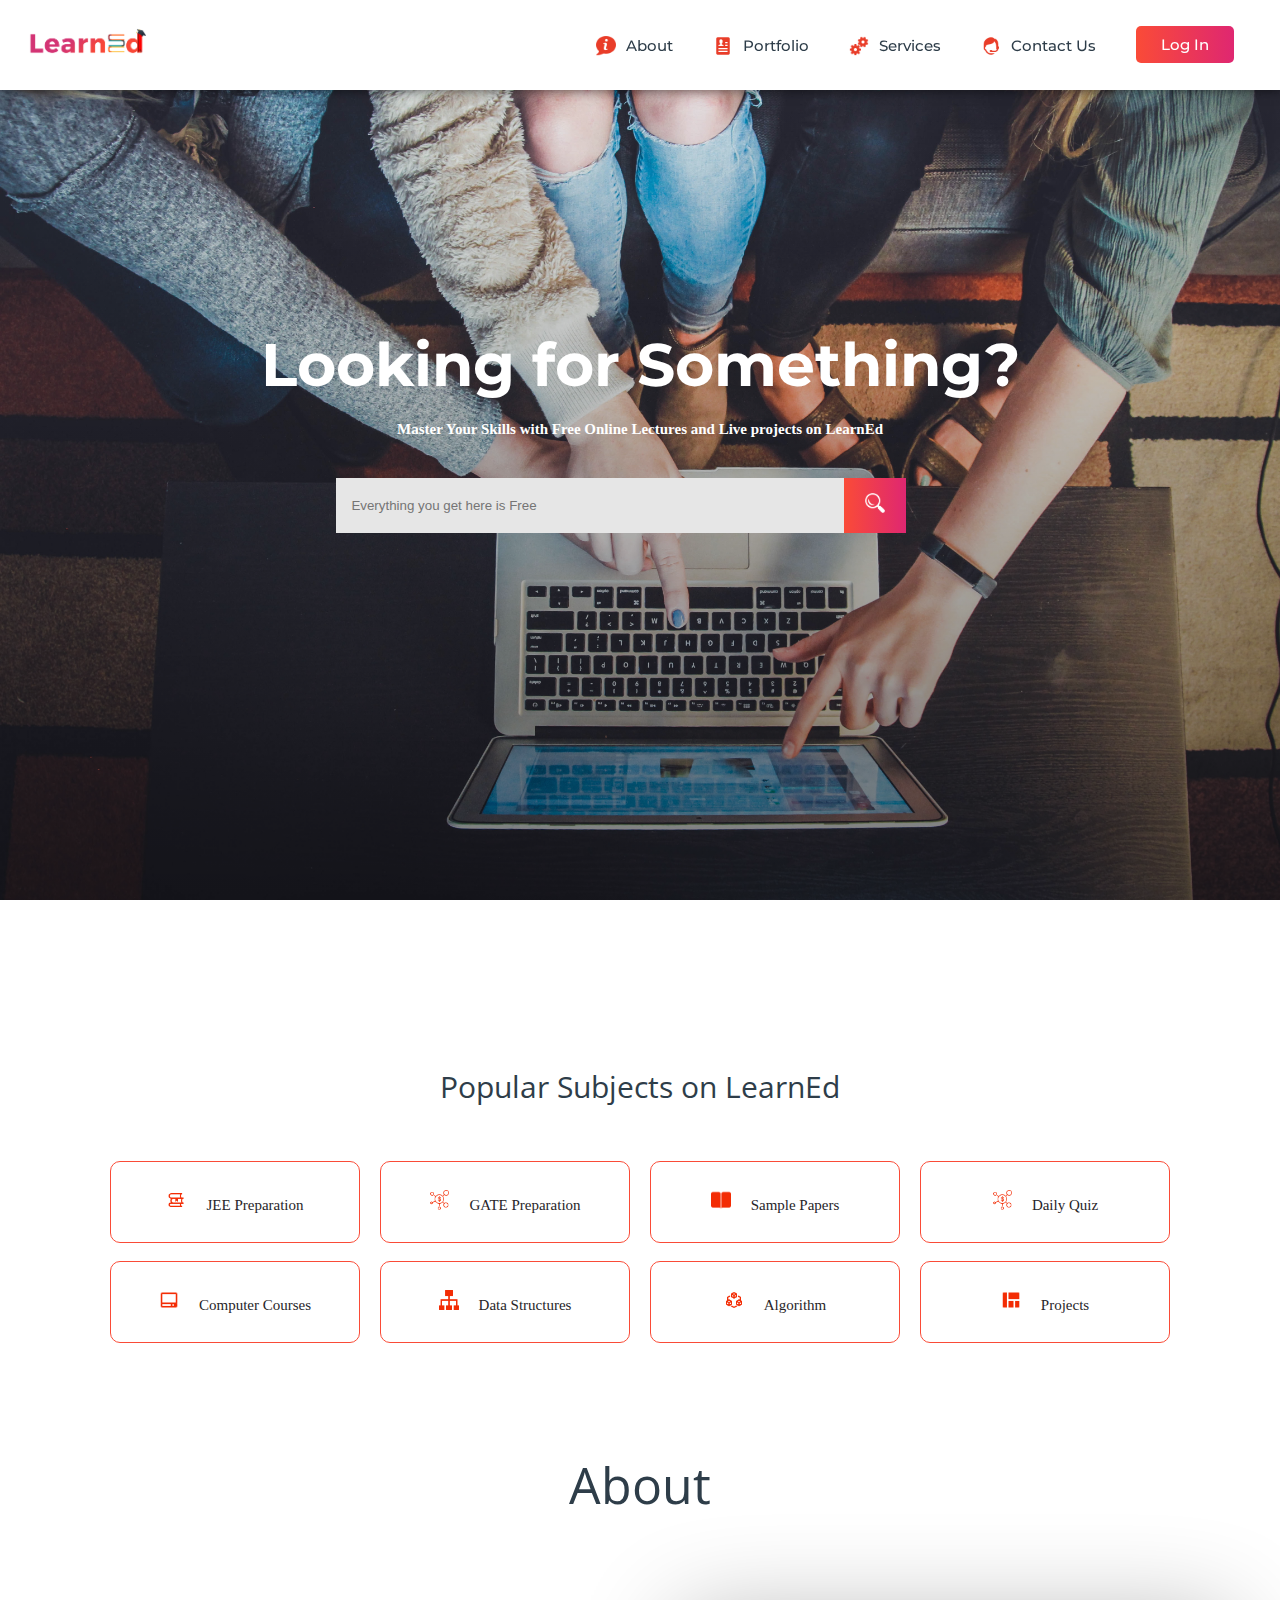
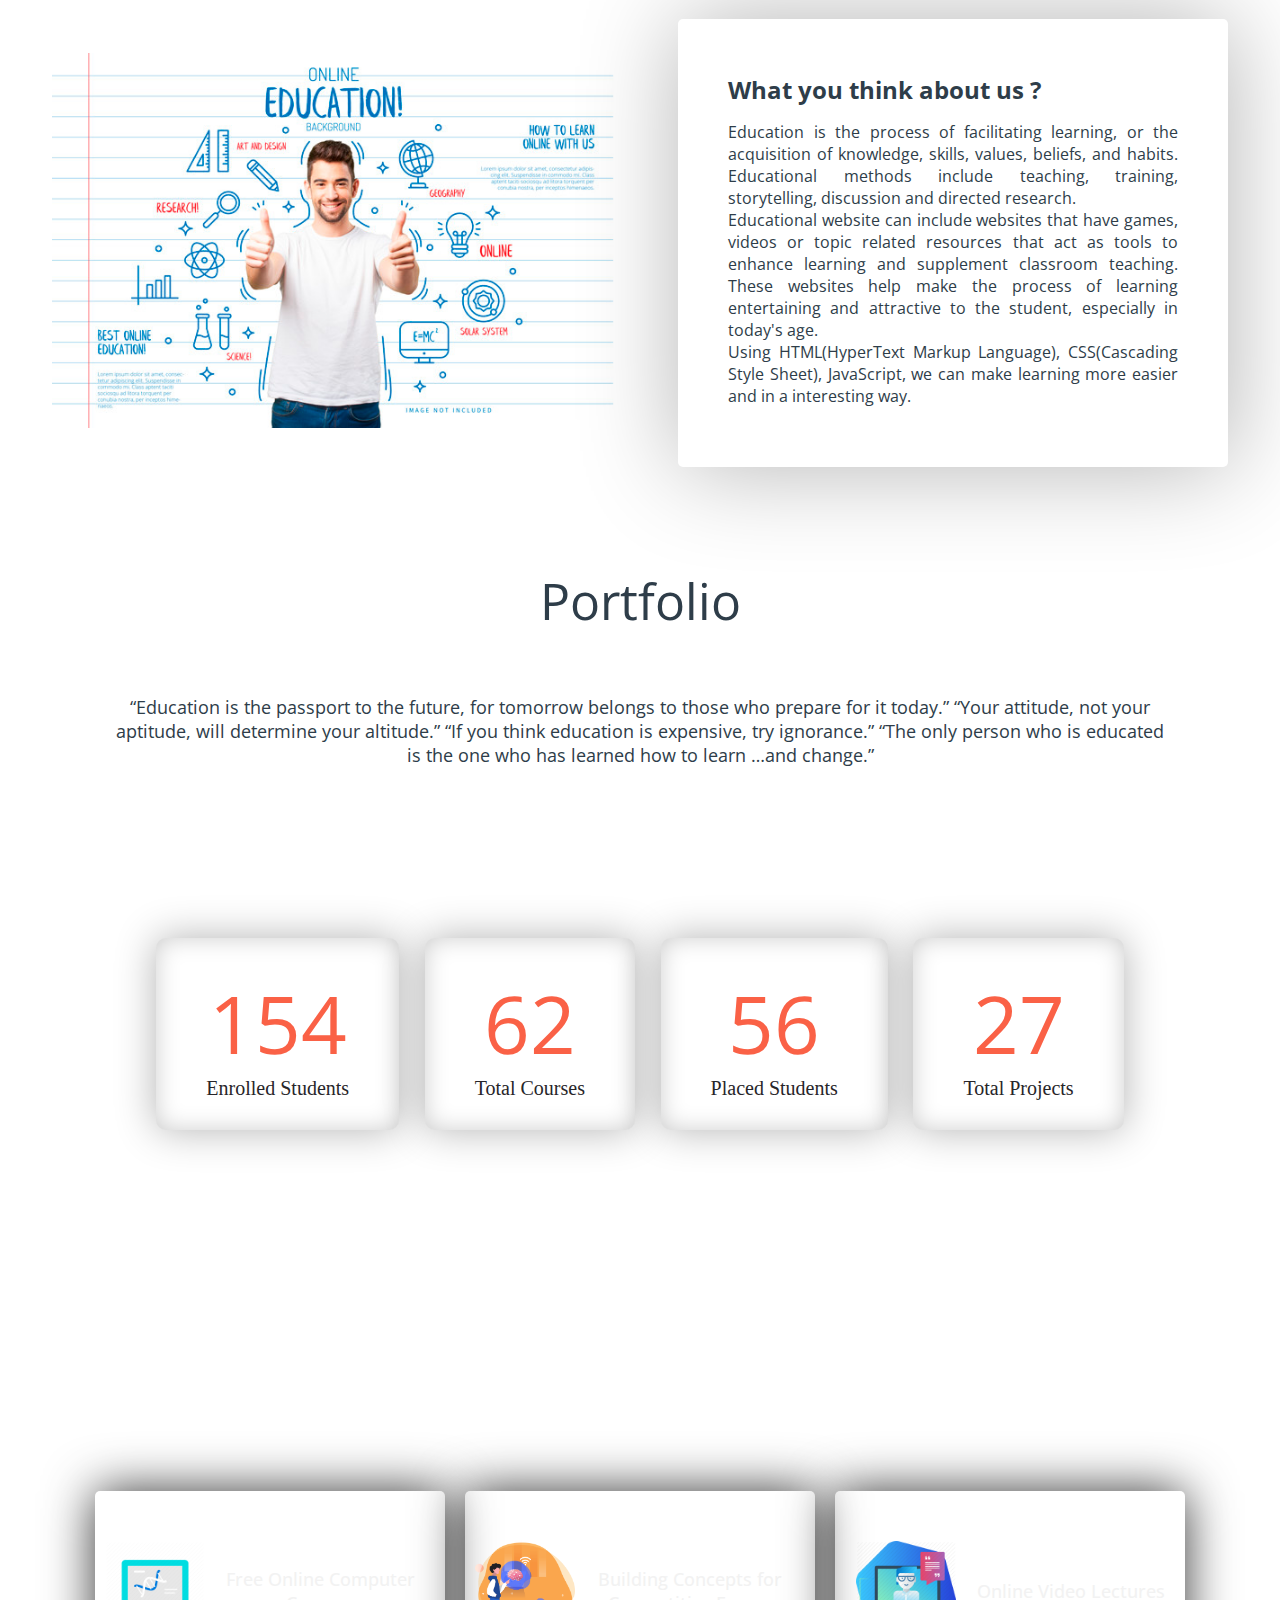
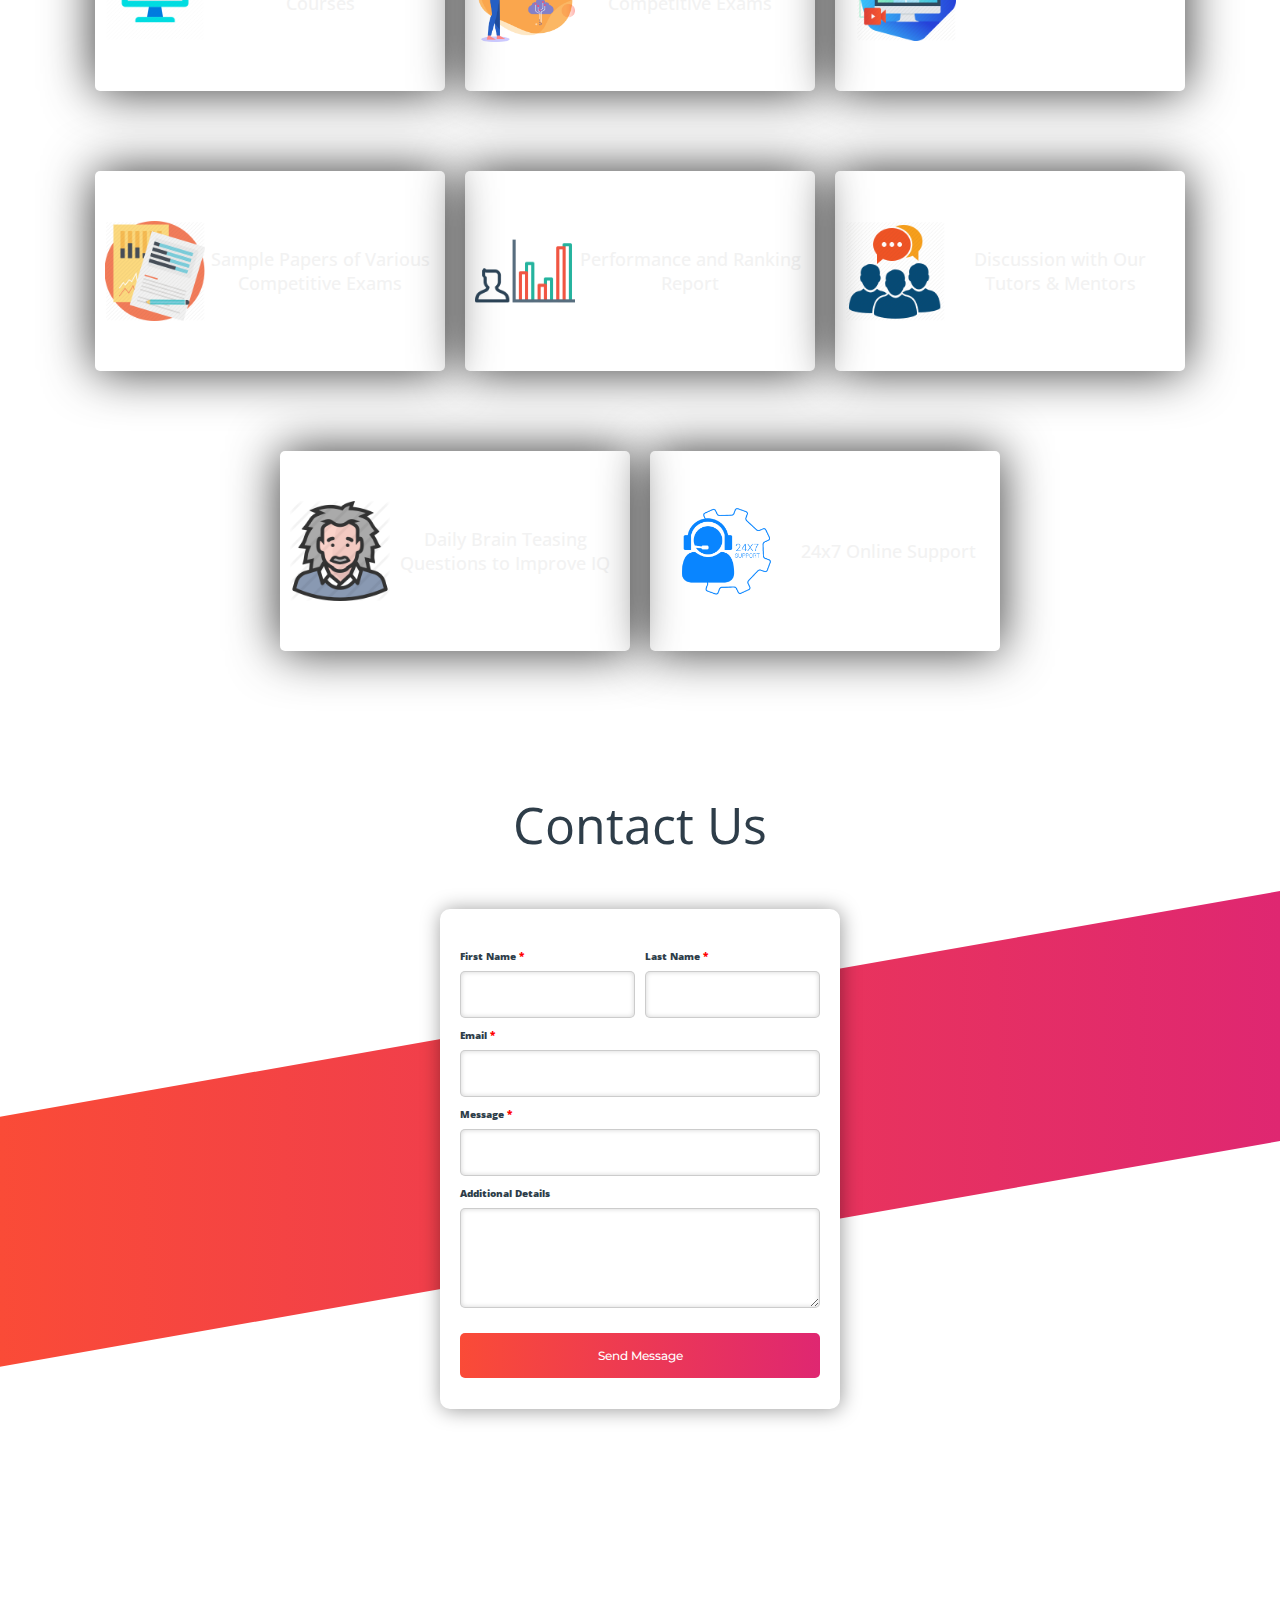
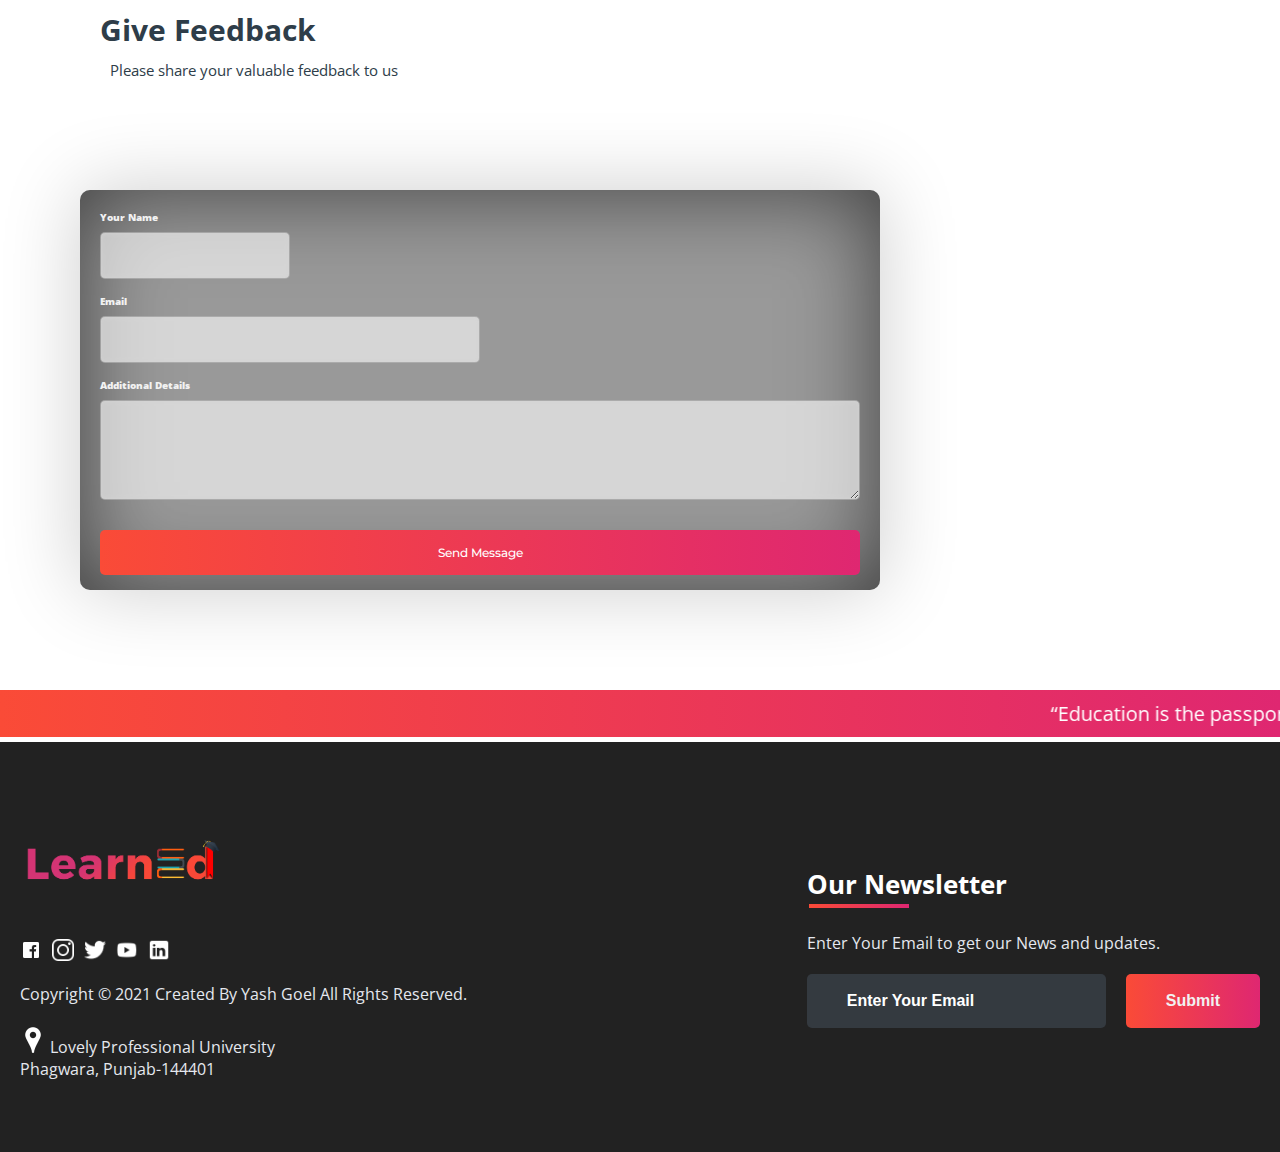
<file: index.html>
<!DOCTYPE html>
<html>
<head>
	<link rel="shortcut icon" type="png" href="images/icon/favicon.png">
	<meta charset="utf-8">
	<meta http-equiv="X-UA-Comaptible" content="IE=edge">
	<title>LearnEd</title>
	<meta name="desciption" content="">
	<meta name="viewport" content="width=device-width, initial-scale=1">
	<link rel="stylesheet" type="text/css" href="style.css">
	<script type="text/javascript" src="script.js"></script>
</head>
<body>


<!-- Navigation Bar -->
	<header>
		<div class="nav" id="nav">
			<div id="learned-logo">
			<a href="#"><img src="images/icon/logo.png" style="width: 120px;"></a></div>
			<ul id="list-switch">
				<li><a href="#about_section"><img src="images/icon/about.png" class="icon">About</a></li>
				<li><a href="#portfolio_section"><img src="images/icon/portfolio.png" class="icon">Portfolio</a></li>
				<!-- <li><a href="#team_section"><img src="images/icon/team.png" class="icon">Team</a></li> -->
				<li><a href="#services_section"><img src="images/icon/services.png" class="icon">Services</a></li>
				<li><a href="#contactus_section"><img src="images/icon/contactus.png" class="icon">Contact Us</a></li>
				<li><a class="cta" href="login.html"><button class="login">Log In</button></a></li>
			</ul>
			<div class="search" id="search-switch">
				<input type="search" placeholder="Search" class="srch"><button id="srchbtn"><img src="images/icon/search.png"></button>
			</div>
		</div>
	</header>

<!-- Banner -->
	<div class="banner">
		<div class="content">
			<h1>Looking for Something?</h1>
			<h4>Master Your Skills with Free Online Lectures and Live projects on LearnEd</h4>
			<div class="search2">
				<input type="text" name="" class="srchbox" placeholder="Everything you get here is Free"><span><img src="images/icon/search.png"></span>
			</div>
		</div>
	</div>
	<br><br><br>


<!-- Some Popular Subjects -->
	<div class="title">
		<span>Popular Subjects on LearnEd</span>
	</div>
	<br><br>
	<div class="course">
		<center><div class="cbox">
		<div class="det"><a href="subjects/jee.html"><img src="images/courses/book.png">JEE Preparation</a></div>
		<div class="det"><a href="subjects/gate.html"><img src="images/courses/d1.png">GATE Preparation</a></div>
		<div class="det"><a href="subjects/jee.html#sample_papers"><img src="images/courses/paper.png">Sample Papers</a></div>
		<div class="det"><a href="#"><img src="images/courses/d1.png">Daily Quiz</a></div>
		</div></center>
		<div class="cbox">
		<div class="det"><a href="subjects/computer_courses.html"><img src="images/courses/computer.png">Computer Courses</a></div>
		<div class="det"><a href="subjects/computer_courses.html#data"><img src="images/courses/data.png">Data Structures</a></div>
		<div class="det"><a href="subjects/computer_courses.html#algo"><img src="images/courses/algo.png">Algorithm</a></div>
		<div class="det det-last"><a href="subjects/computer_courses.html"><img src="images/courses/projects.png">Projects</a></div>
		</div>
	</div>


<!-- ABOUT -->
	<div class="diffSection" id="about_section">
		<center><p style="font-size: 50px; padding: 100px">About</p></center>
		<div class="about-content">
				<div class="side-image">
					<img src="images/extra/e3.jpg">
				</div>
				<div class="side-text">
					<h2>What you think about us ?</h2>
					<p>Education is the process of facilitating learning, or the acquisition of knowledge, skills, values, beliefs, and habits. Educational methods include teaching, training, storytelling, discussion and directed research.<br> Educational website can include websites that have games, videos or topic related resources that act as tools to enhance learning and supplement classroom teaching. These websites help make the process of learning entertaining and attractive to the student, especially in today's age. <br>Using HTML(HyperText Markup Language), CSS(Cascading Style Sheet), JavaScript, we can make learning more easier and in a interesting way.</p>
				</div>
		</div>
	</div>


<!-- PORTFOLIO -->
	<div class="diffSection" id="portfolio_section">
		<center><p style="font-size: 50px; padding: 100px; padding-bottom: 40px;">Portfolio</p></center>
		<div class="content">
			<p>
				“Education is the passport to the future, for tomorrow belongs to those who prepare for it today.” “Your attitude, not your aptitude, will determine your altitude.” “If you think education is expensive, try ignorance.” “The only person who is educated is the one who has learned how to learn …and change.”
			</p>
		</div>
	</div>
	<div class="extra">
		<p>We're increasing this data every year</p>
		<div class="smbox">
		<span><center><div class="data">154</div><div class="det">Enrolled Students</div></center></span>
		<span><center><div class="data">62</div><div class="det">Total Courses</div></center></span>
		<span><center><div class="data">56</div><div class="det">Placed Students</div></center></span>
		<span><center><div class="data">27</div><div class="det">Total Projects</div></center></span>
		</div>
	</div>


<!-- SERVICES -->
	<div class="service-swipe">
		<div class="diffSection" id="services_section">
		<center><p style="font-size: 50px; padding: 100px; padding-bottom: 40px; color: #fff;">Services</p></center>
		</div>
		<a href="subjects/computer_courses.html"><div class="s-card"><img src="images/icon/computer-courses.png"><p>Free Online Computer Courses</p></div></a>
		<a href="subjects/jee.html"><div class="s-card"><img src="images/icon/brainbooster.png"><p>Building Concepts for Competitive Exams</p></div></a>
		<a href="#"><div class="s-card"><img src="images/icon/online-tutorials.png"><p>Online Video Lectures</p></div></a>
		<a href="subjects/jee.html#sample_papers"><div class="s-card"><img src="images/icon/papers.jpg"><p>Sample Papers of Various Competitive Exams</p></div></a>
		<a href="#"><div class="s-card"><img src="images/icon/p3.png"><p>Performance and Ranking Report</p></div></a>
		<a href="#contactus_section"><div class="s-card"><img src="images/icon/discussion.png"><p>Discussion with Our Tutors & Mentors</p></div></a>
		<a href="#"><div class="s-card"><img src="images/icon/q1.png"><p>Daily Brain Teasing Questions to Improve IQ</p></div></a>
		<a href="#contactus_section"><div class="s-card"><img src="images/icon/help.png"><p>24x7 Online Support</p></div></a>
	</div>



<!-- CONTACT US -->
	<div class="diffSection" id="contactus_section">
		<center><p style="font-size: 50px; padding: 100px">Contact Us</p></center>
		<div class="csec"></div>
		<div class="back-contact">
			<div class="cc">
			<form action="mailto:yashgoel101@gmail.com" method="post" enctype="text/plain">
				<label>First Name <span class="imp">*</span></label><label style="margin-left: 185px">Last Name <span class="imp">*</span></label><br>
				<center>
				<input type="text" name="" style="margin-right: 10px; width: 175px" required="required"><input type="text" name="lname" style="width: 175px" required="required"><br>
				</center>
				<label>Email <span class="imp">*</span></label><br>
				<input type="email" name="mail" style="width: 100%" required="required"><br>
				<label>Message <span class="imp">*</span></label><br>
				<input type="text" name="message" style="width: 100%" required="required"><br>
				<label>Additional Details</label><br>
				<textarea name="addtional"></textarea><br>
				<button type="submit" id="csubmit">Send Message</button>
			</form>
			</div>
		</div>
	</div>


<!-- FEEDBACK -->
	<div class="title2" id="feedBACK">
		<span>Give Feedback</span>
		<div class="shortdesc2">
			<p>Please share your valuable feedback to us</p>
		</div>
	</div>

	<div class="feedbox">
		<div class="feed">
			<form action="mailto:yashgoel101@gmail.com" method="post" enctype="text/plain">
				<label>Your Name</label><br>
				<input type="text" name="" class="fname" required="required"><br>
				<label>Email</label><br>
				<input type="email" name="mail" required="required"><br>
				<label>Additional Details</label><br>
				<textarea name="addtional"></textarea><br>
				<button type="submit" id="csubmit">Send Message</button>
			</form>
		</div>
	</div>

<!-- Sliding Information -->
	<marquee style="background: linear-gradient(to right, #FA4B37, #DF2771);
	margin-top: 50px;" direction="left" onmouseover="this.stop()" onmouseout="this.start()"
	 scrollamount="20"><div class="marqu">
		 “Education is the passport to the future, for tomorrow belongs to those who prepare for it
		  today.” “Your attitude, not your aptitude, will determine your altitude.”
			“If you think education is expensive, try ignorance.”
			“The only person who is educated is the one who has learned how to learn …and change.”
		</div></marquee>

<!-- FOOTER -->
	<footer>
		<div class="footer-container">
			<div class="left-col">
			<img src="images/icon/logo.png" style="width: 200px;">
				<div class="logo"></div>
				<div class="social-media">
					<a href="#"><img src="images/icon\fb.png"></a>
					<a href="#"><img src="images/icon\insta.png"></a>
					<a href="#"><img src="images/icon\tt.png"></a>
					<a href="#"><img src="images/icon\ytube.png"></a>
					<a href="#"><img src="images/icon\linkedin.png"></a>
				</div><br><br>
				<p class="rights-text">Copyright © 2021 Created By Yash Goel All Rights Reserved.</p>
				<br><p><img src="images/icon/location.png"> Lovely Professional University<br>Phagwara, Punjab-144401</p><br>

			</div>
			<div class="right-col">
				<h1 style="color: #fff">Our Newsletter</h1>
				<div class="border"></div><br>
				<p>Enter Your Email to get our News and updates.</p>
				<form class="newsletter-form">
					<input class="txtb" type="email" placeholder="Enter Your Email">
					<input class="btn" type="submit" value="Submit">
				</form>
			</div>
		</div>
	</footer>

</body>
</html>
</file>
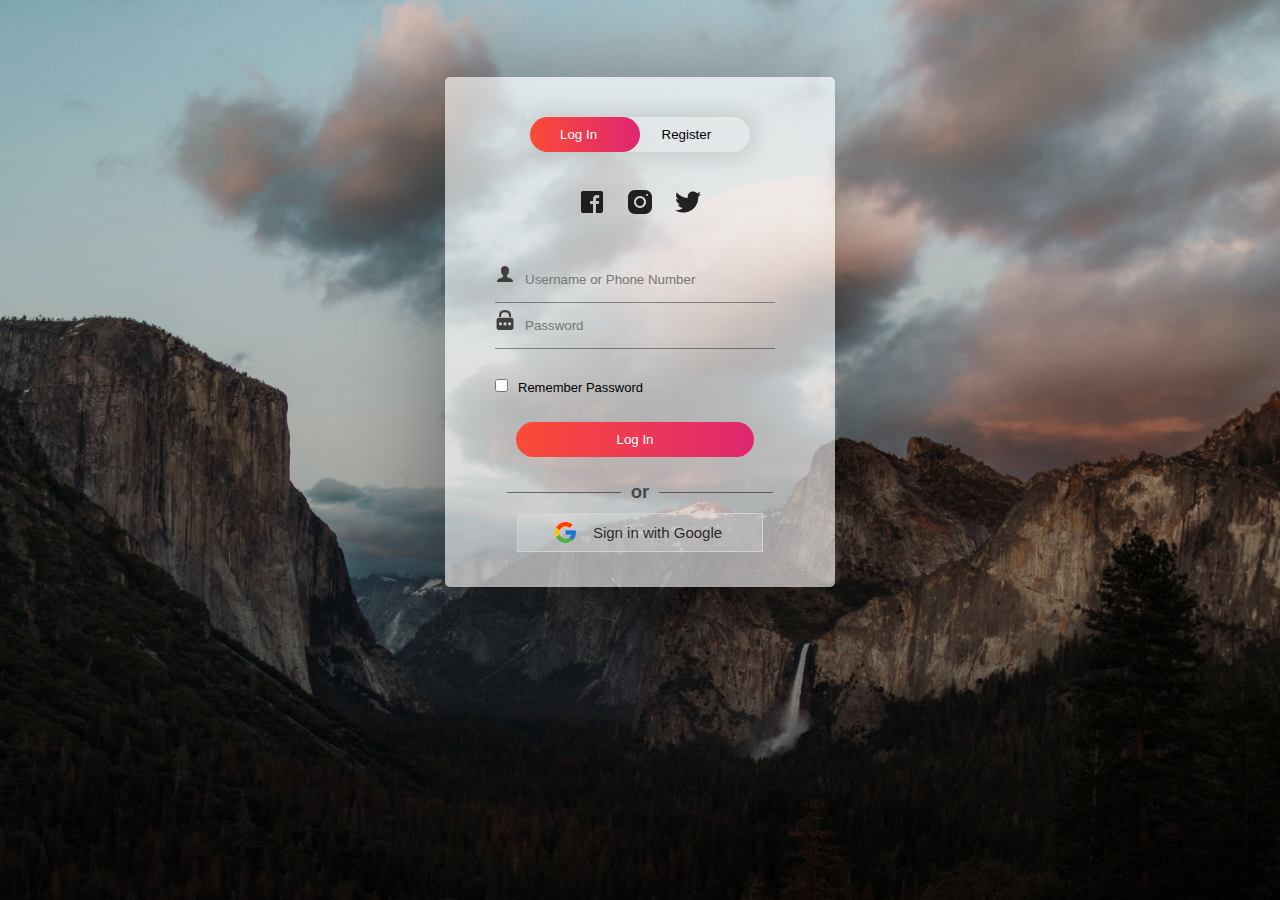
<file: login.html>
<!DOCTYPE html>
<html>
<head>
	<link rel="shortcut icon" type="png" href="images/icon/favicon.png">
	<title>Login SignUp</title>
	<link rel="stylesheet" type="text/css" href="loginStyle.css">
	<script src="https://ajax.googleapis.com/ajax/libs/jquery/3.4.1/jquery.min.js"></script>

  <!-- It will redirect to the Home Page after submitting the form -->
  <script>
  $(document).ready(function(){
    $("form").submit(function(){
      alert("Great Job !");
    });
  });
  </script>
</head>
<body>
		<div class="form-box">
			<div class="button-box">
				<div id="btn"></div>
				<button type="button" class="toggle-btn" id="log" onclick="login()" style="color: #fff;">Log In</button>
				<button type="button" class="toggle-btn" id="reg" onclick="register()">Register</button>
			</div>
			<div class="social-icons">
				<img src="images/icon/fb2.png">
				<img src="images/icon/insta2.png">
				<img src="images/icon/tt2.png">
			</div>

			<!-- Login Form -->
			<form id="login" class="input-group" action="index.html">
				<div class="inp">
					<img src="images/icon/user.png"><input type="text" id="email" class="input-field" placeholder="Username or Phone Number" style="width: 88%; border:none;" required="required">
				</div>
				<div class="inp">
					<img src="images/icon/password.png"><input type="password" id="password" class="input-field" placeholder="Password" style="width: 88%; border: none;" required="required">
				</div>
				<input type="checkbox" class="check-box">Remember Password
				<button type="submit" class="submit-btn">Log In</button>
			</form>


			<div class="other" id="other">
				<div class="instead">
					<h3>or</h3>
				</div>
				<button class="connect" onclick="google()">
					<img src="images/icon/google.png"><span>Sign in with Google</span>
				</button>
			</div>

			<!-- Registration Form -->
			<form id="register" class="input-group">
				<input type="text" class="input-field" placeholder="Full Name" required="required">
				<input type="email" class="input-field" placeholder="Email Address" required="required">
				<input type="password" class="input-field" placeholder="Create Password" name="psame" required="required">
				<input type="password" class="input-field" placeholder="Confirm Password" name="psame" required="required">
				<input type="checkbox" class="check-box" id="chkAgree" onclick="goFurther()">I agree to the Terms & Conditions
				<button type="submit" id="btnSubmit" class="submit-btn reg-btn">Register</button>
			</form>
		</div>
		<script type="text/javascript" src="script.js"></script>
</body>
</html>
</file>
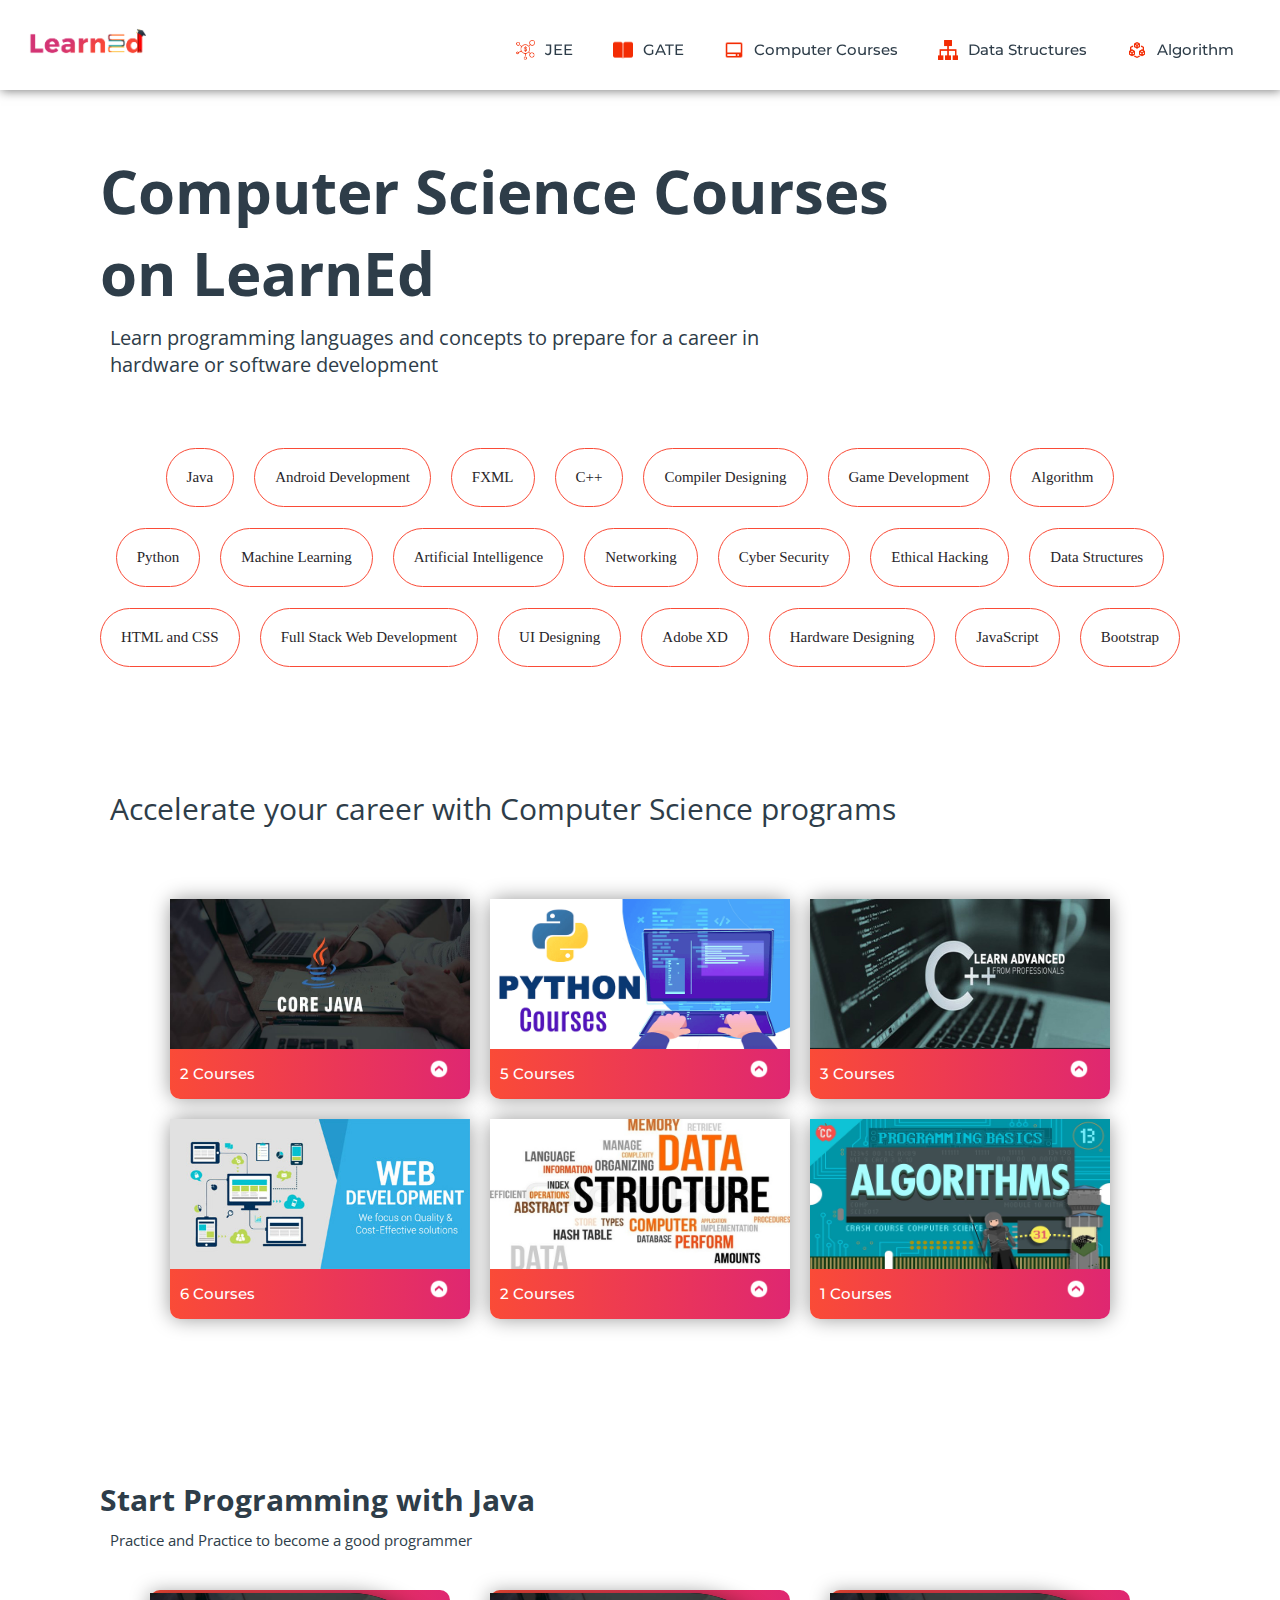
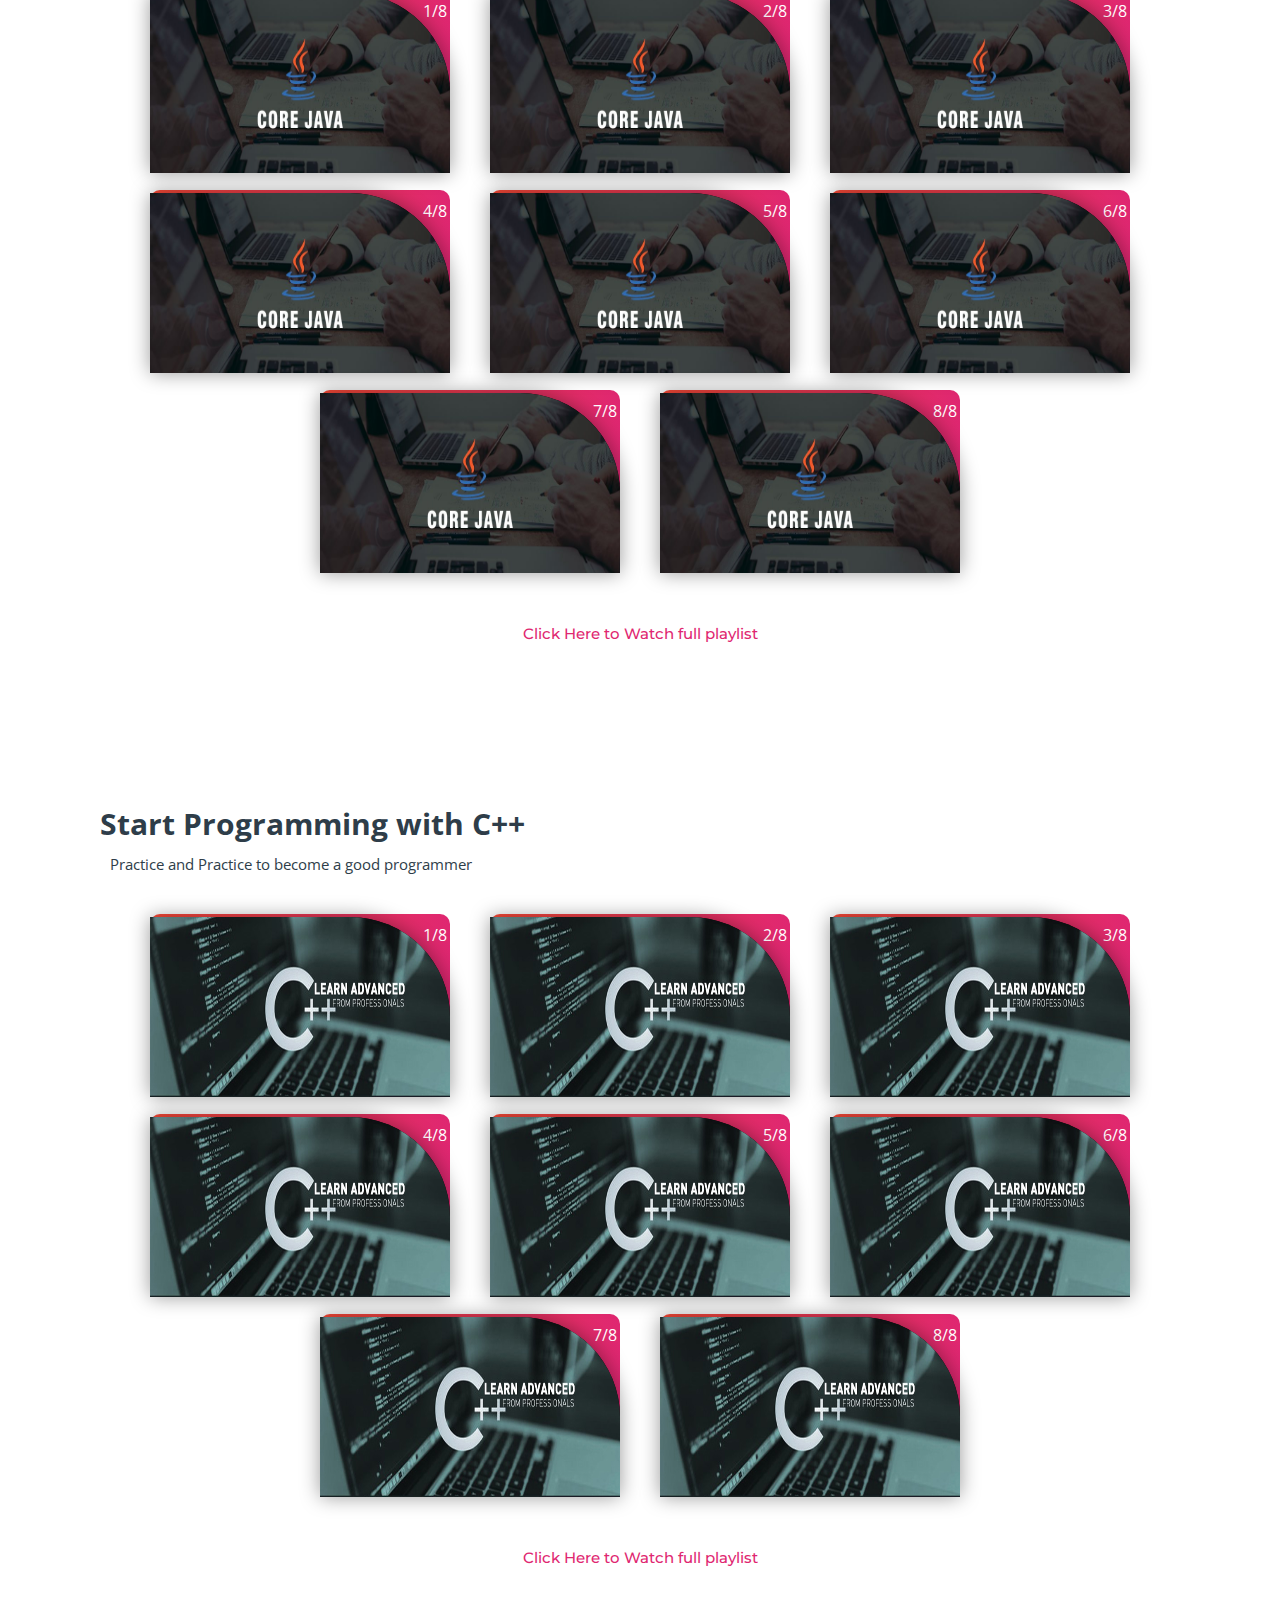
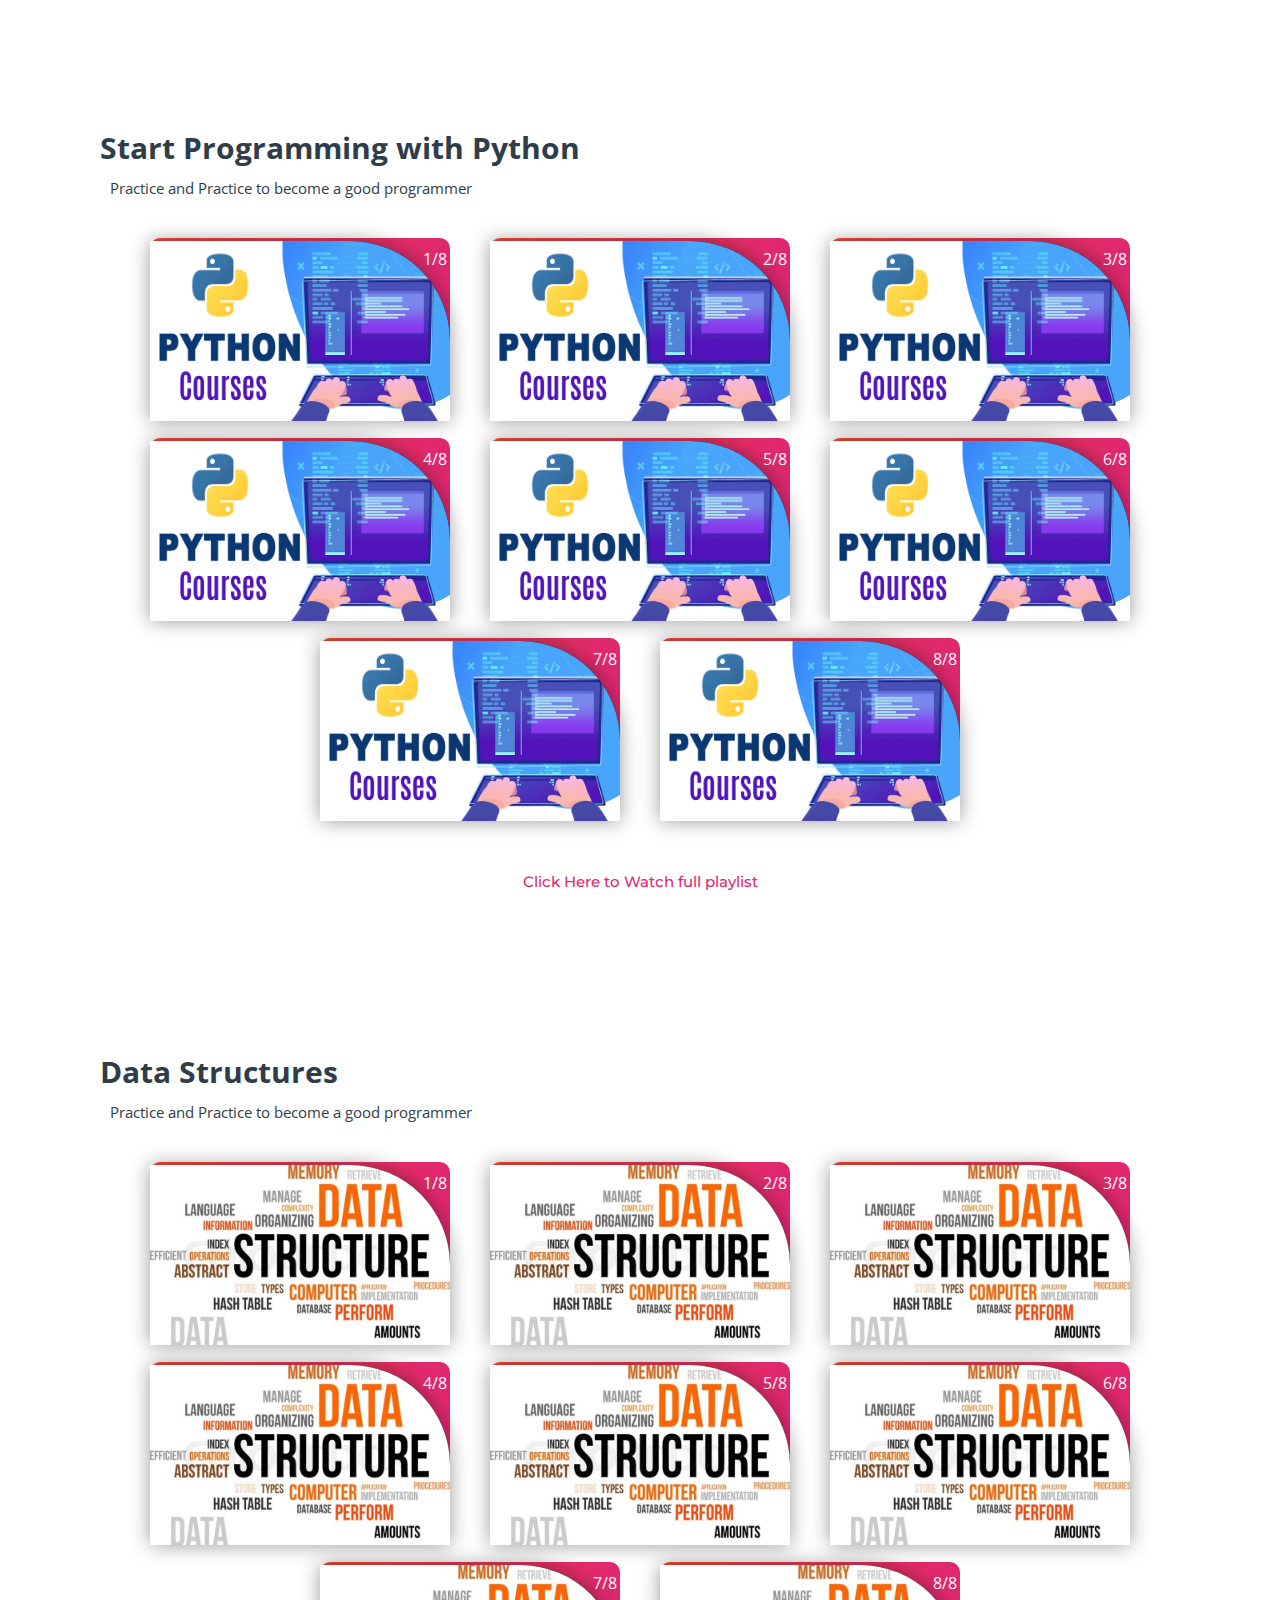
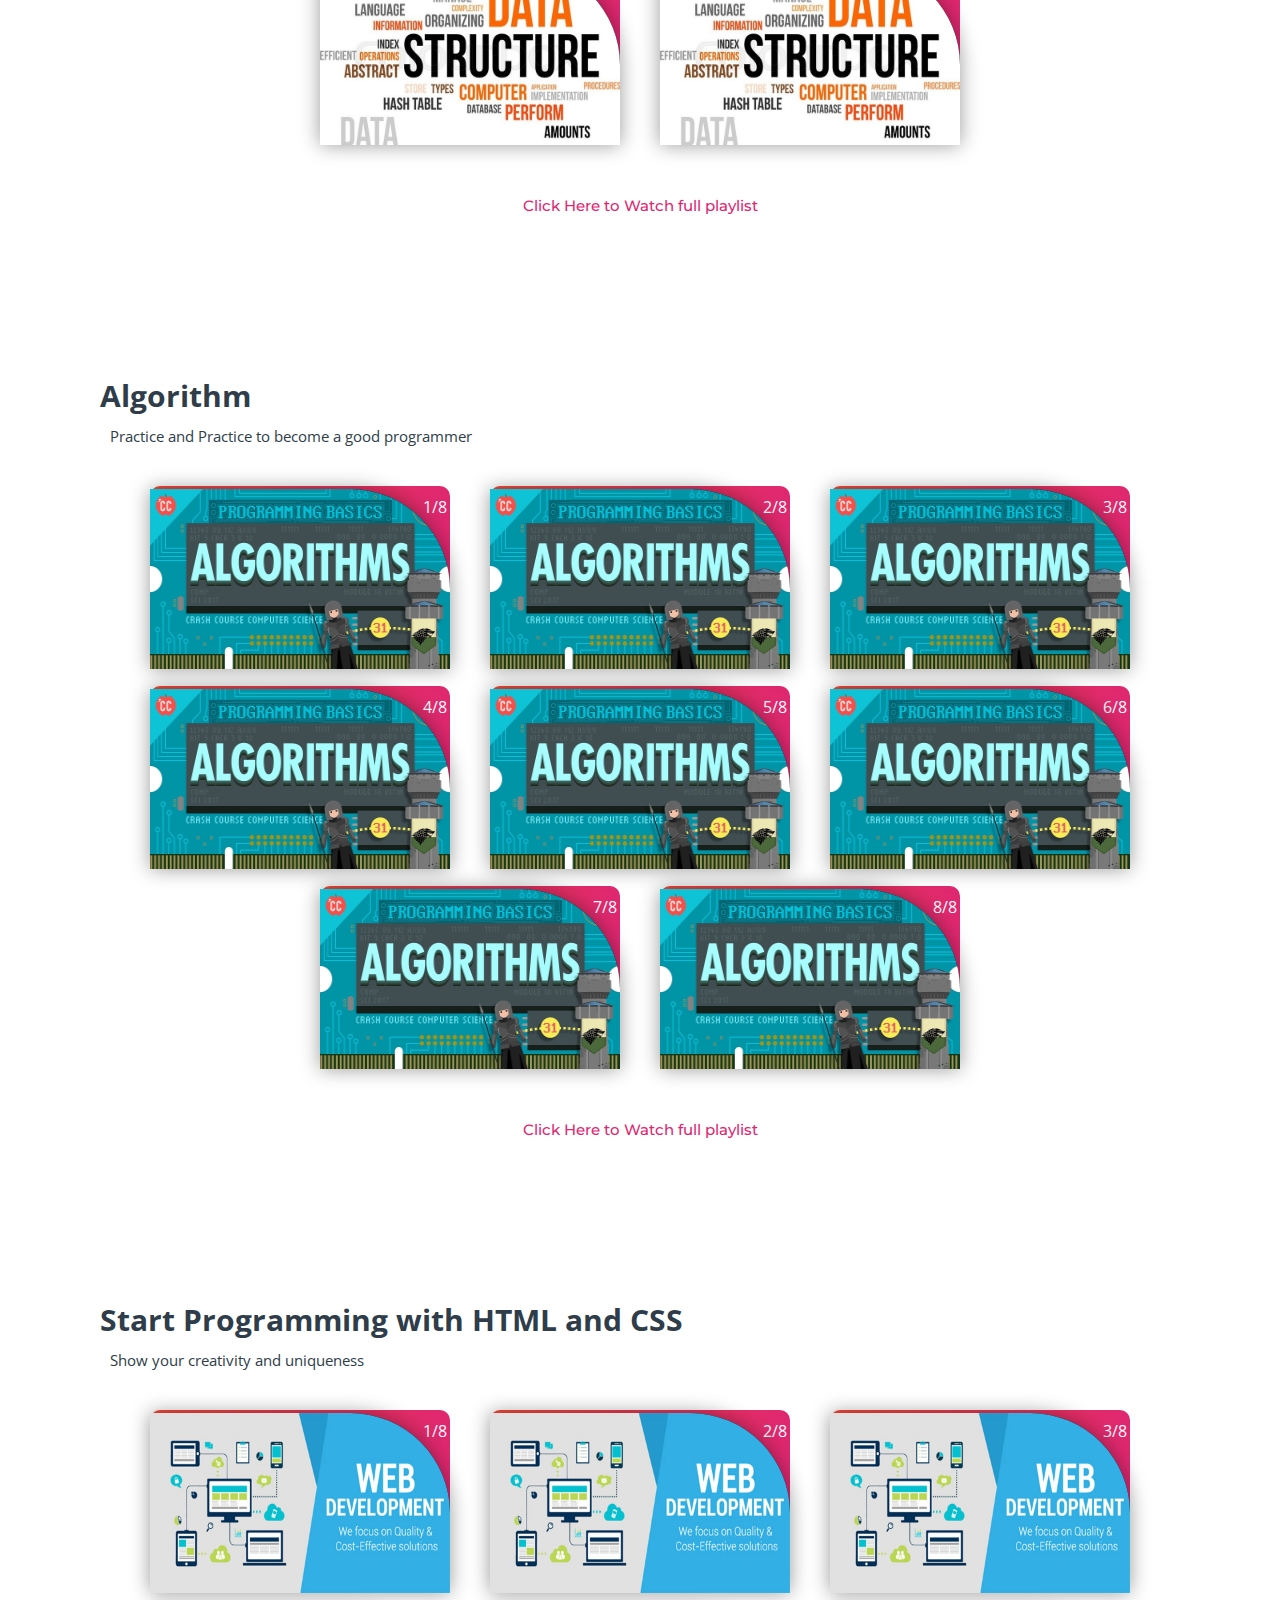
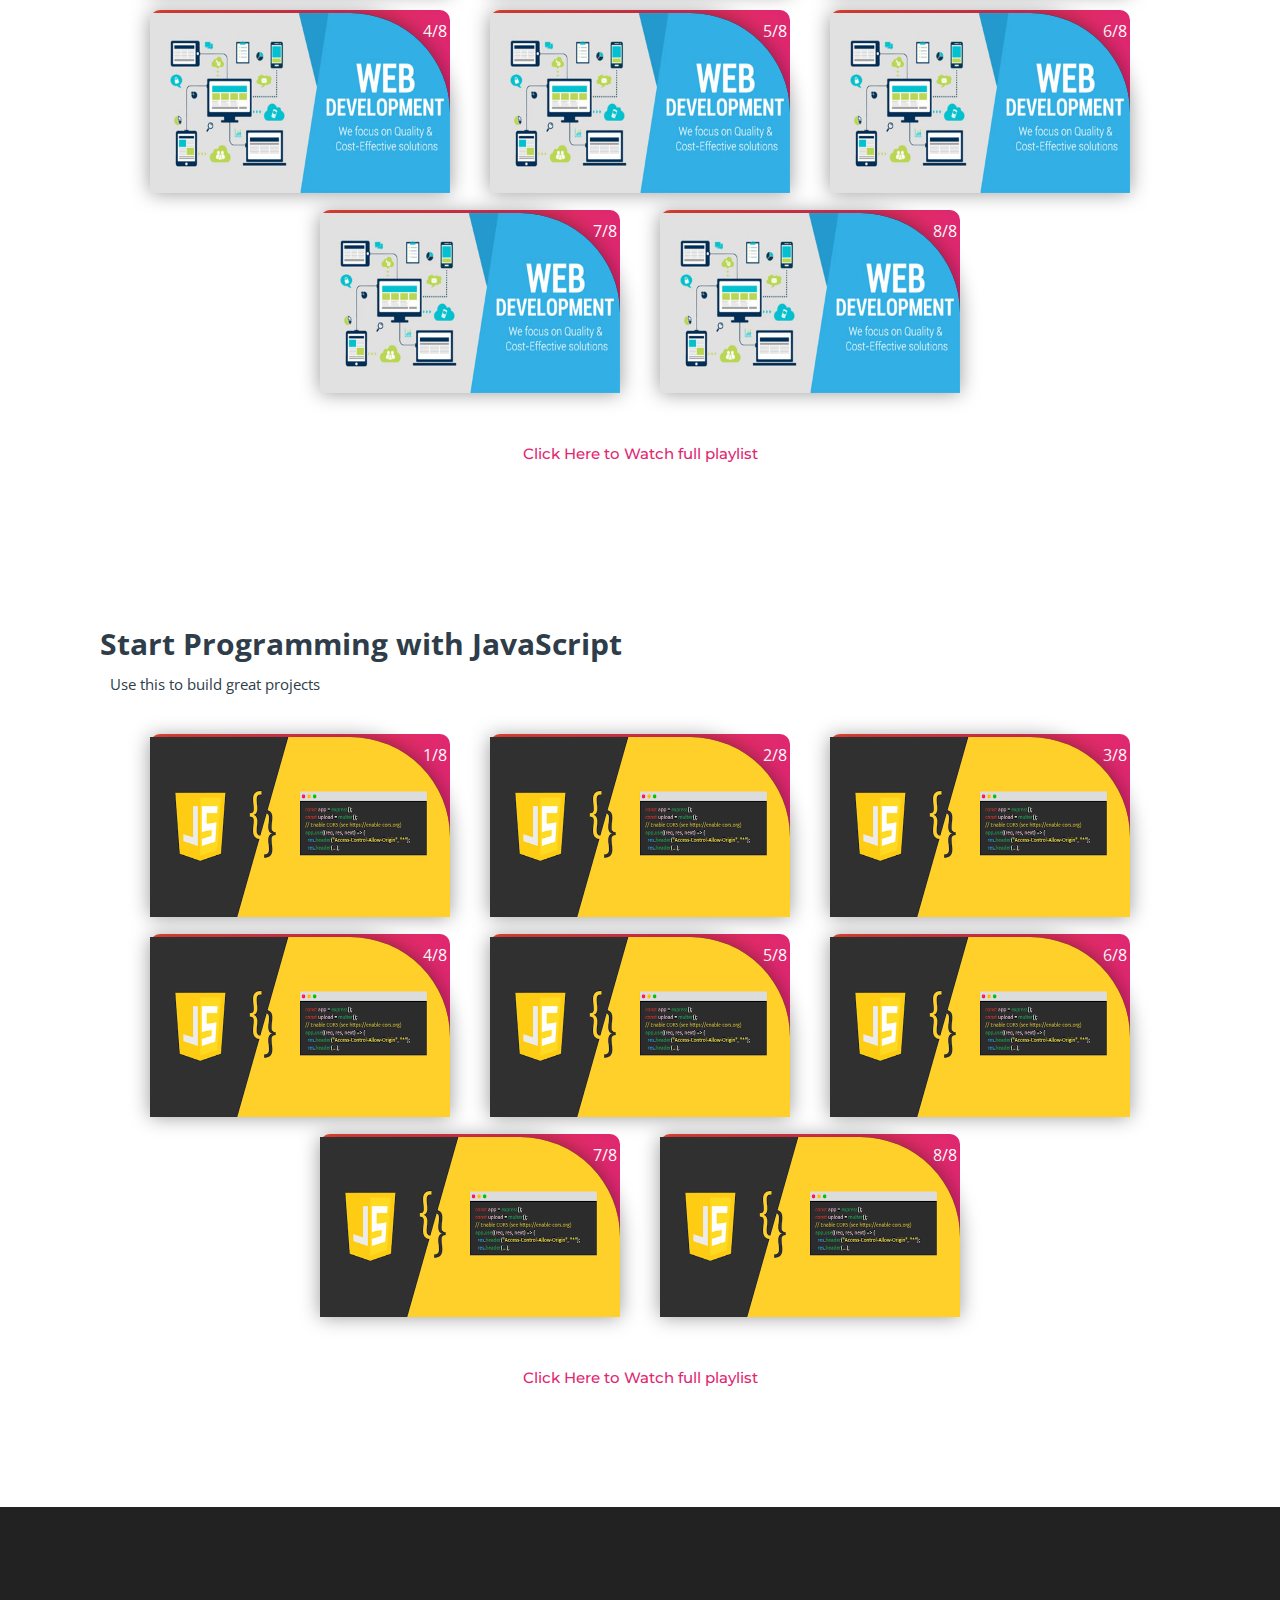
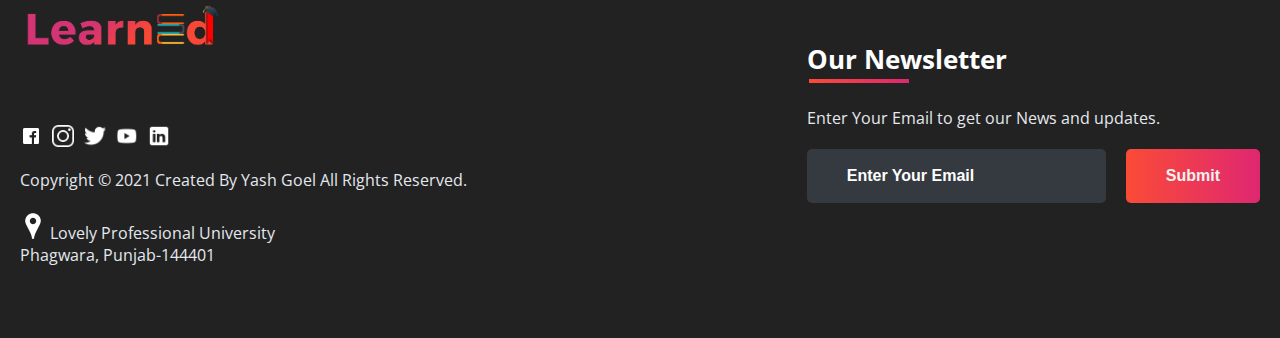
<file: subjects/computer_courses.html>
<!DOCTYPE html>
<html>
<head>
	<link rel="shortcut icon" type="png" href="../images/icon/favicon.png">
	<title>Computer Science Courses on LearnEd</title>
	<link rel="stylesheet" type="text/css" href="subjects.css">
	<script type="text/javascript" src="../script.js"></script>
</head>
<body>

<!-- NAVIGATION -->
	<header>
		<div class="nav" id="nav">
			<div id="learned-logo">
			<a href="../index.html"><img src="../images/icon/logo.png" style="width: 120px;"></a></div>
			<ul id="list-switch">
				<li><a href="jee.html"><img src="../images/courses/d1.png" class="icon">JEE</a></li>
				<li><a href="gate.html"><img src="../images/courses/paper.png" class="icon">GATE</a></li>
				<li><a href="#"><img src="../images/courses/computer.png" class="icon">Computer Courses</a></li>
				<li><a href="#data"><img src="../images/courses/data.png" class="icon">Data Structures</a></li>
				<li><a href="#algo"><img src="../images/courses/algo.png" class="icon">Algorithm</a></li>
			</ul>
			<div class="search" id="search-switch">
				<input type="search" placeholder="Search" class="srch"><button id="srchbtn"><img src="../images/icon/search.png"></button>
			</div>
		</div>
	</header>


<!-- MAIN Heading of Page -->
	<div class="title">
		<span>Computer Science Courses<br>on LearnEd</span>
		<div class="shortdesc">
			<p>Learn programming languages and concepts to prepare for a career in<br>hardware or software development</p>
		</div>
	</div>


<!-- Some KeyWords related to Topic -->
	<div class="course">
		<div class="cbox">
		<div class="det"><a href="#java">Java</a></div>
		<div class="det"><a href="">Android Development</a></div>
		<div class="det"><a href="">FXML</a></div>
		<div class="det"><a href="#c++">C++</a></div>
		<div class="det"><a href="">Compiler Designing</a></div>
		<div class="det"><a href="">Game Development</a></div>
		<div class="det"><a href="#algo">Algorithm</a></div>
		</div>
		<div class="cbox">
		<div class="det"><a href="#python">Python</a></div>
		<div class="det"><a href="">Machine Learning</a></div>
		<div class="det"><a href="">Artificial Intelligence</a></div>
		<div class="det"><a href="">Networking</a></div>
		<div class="det"><a href="">Cyber Security</a></div>
		<div class="det"><a href="">Ethical Hacking</a></div>
		<div class="det"><a href="#data">Data Structures</a></div>
		</div>
		<div class="cbox">
		<div class="det"><a href="#html_css">HTML and CSS</a></div>
		<div class="det"><a href="">Full Stack Web Development</a></div>
		<div class="det"><a href="">UI Designing</a></div>
		<div class="det"><a href="">Adobe XD</a></div>
		<div class="det"><a href="">Hardware Designing</a></div>
		<div class="det"><a href="#javascript">JavaScript</a></div>
		<div class="det"><a href="">Bootstrap</a></div>
		</div>
	</div>


<!-- Courses Available -->
	<div class="inbt">
		Accelerate your career with Computer Science programs
	</div>

	<div class="ccard">
	<center>
		<div class="ccardbox">
			<div class="dcard">
				<div class="fpart"><img src="../images/courses/java-course.jpg"></div>
				<a href="#java"><div class="spart">2 Courses <img src="../images/icon/dropdown.png"></div></a>
			</div>
			<div class="dcard">
				<div class="fpart"><img src="../images/courses/python-course.png"></div>
				<a href="#python"><div class="spart">5 Courses <img src="../images/icon/dropdown.png"></div></a>
			</div>
			<div class="dcard">
				<div class="fpart"><img src="../images/courses/c-course.jpg"></div>
				<a href="#c++"><div class="spart">3 Courses <img src="../images/icon/dropdown.png"></div></a>
			</div>
		</div>
		<div class="ccardbox">
			<div class="dcard">
				<div class="fpart"><img src="../images/courses/web-course.jpg"></div>
				<a href="#html_css"><div class="spart">6 Courses <img src="../images/icon/dropdown.png"></div></a>
			</div>
			<div class="dcard">
				<div class="fpart"><img src="../images/courses/data-course.jpg"></div>
				<a href="#data"><div class="spart">2 Courses <img src="../images/icon/dropdown.png"></div></a>
			</div>
			<div class="dcard">
				<div class="fpart"><img src="../images/courses/algo-course.jpg"></div>
				<a href="#algo"><div class="spart">1 Courses <img src="../images/icon/dropdown.png"></div></a>
			</div>
		</div>
	</center>
	</div>


<!-- Videos on JAVA Lectures -->
	<div class="title2" id="java">
		<span>Start Programming with Java</span>
		<div class="shortdesc2">
			<p>Practice and Practice to become a good programmer</p>
		</div>
	</div>

	<center>
		<div class="ccardbox2">
			<div class="dcard2"><span class="tag" >1/8</span>
				<div class="fpart2">
					<img src="../images/courses/java-course.jpg">
					<iframe src="https://www.youtube.com/embed/IsLyduxZ9sc" frameborder="0" allow="accelerometer; autoplay; encrypted-media; gyroscope; picture-in-picture" allowfullscreen></iframe>
				</div>
			</div>
			<div class="dcard2"><span class="tag" >2/8</span>
				<div class="fpart2">
					<img src="../images/courses/java-course.jpg">
					<iframe src="https://www.youtube.com/embed/U_vuESBFEpE" frameborder="0" allow="accelerometer; autoplay; encrypted-media; gyroscope; picture-in-picture" allowfullscreen></iframe>
				</div>
			</div>
			<div class="dcard2"><span class="tag" >3/8</span>
				<div class="fpart2">
					<img src="../images/courses/java-course.jpg">
					<iframe src="https://www.youtube.com/embed/7i8vbPA37y0" frameborder="0" allow="accelerometer; autoplay; encrypted-media; gyroscope; picture-in-picture" allowfullscreen></iframe>
				</div>
			</div>
			<div class="dcard2"><span class="tag" >4/8</span>
				<div class="fpart2">
					<img src="../images/courses/java-course.jpg">
					<iframe src="https://www.youtube.com/embed/FB47F-QIk3k" frameborder="0" allow="accelerometer; autoplay; encrypted-media; gyroscope; picture-in-picture" allowfullscreen></iframe>
				</div>
			</div>
			<div class="dcard2"><span class="tag" >5/8</span>
				<div class="fpart2">
					<img src="../images/courses/java-course.jpg">
					<iframe src="https://www.youtube.com/embed/8qyVcHJ1Et4" frameborder="0" allow="accelerometer; autoplay; encrypted-media; gyroscope; picture-in-picture" allowfullscreen></iframe>
				</div>
			</div>
			<div class="dcard2"><span class="tag" >6/8</span>
				<div class="fpart2">
					<img src="../images/courses/java-course.jpg">
					<iframe src="https://www.youtube.com/embed/N53Vf8HGd-0" frameborder="0" allow="accelerometer; autoplay; encrypted-media; gyroscope; picture-in-picture" allowfullscreen></iframe>
				</div>
			</div>
			<div class="dcard2"><span class="tag" >7/8</span>
				<div class="fpart2">
					<img src="../images/courses/java-course.jpg">
					<iframe src="https://www.youtube.com/embed/slz2Vc904Qg" frameborder="0" allow="accelerometer; autoplay; encrypted-media; gyroscope; picture-in-picture" allowfullscreen></iframe>
				</div>
			</div>
			<div class="dcard2"><span class="tag" >8/8</span>
				<div class="fpart2">
					<img src="../images/courses/java-course.jpg">
					<iframe src="https://www.youtube.com/embed/Q0NVRQP1Z5g" frameborder="0" allow="accelerometer; autoplay; encrypted-media; gyroscope; picture-in-picture" allowfullscreen></iframe>
				</div>
			</div>
		</div>
	</center>
	<br><br>
	<div class="click-me">
		<a href="https://www.youtube.com/watch?v=IsLyduxZ9sc&list=PLX9Zi6XTqOKQ7TdRz0QynGIKuMV9Q2H8E" target="_blank">Click Here to Watch full playlist</a>
	</div>

<!-- Videos on C++ Lectures -->

	<div class="title2" id="c++">
		<span>Start Programming with C++</span>
		<div class="shortdesc2">
			<p>Practice and Practice to become a good programmer</p>
		</div>
	</div>
	<center>
		<div class="ccardbox2">
			<div class="dcard2"><span class="tag" >1/8</span>
				<div class="fpart2"><img src="../images/courses/c-course.jpg">
					<iframe src="https://www.youtube.com/embed/Iuo9PpGE04Y" frameborder="0" allow="accelerometer; autoplay; encrypted-media; gyroscope; picture-in-picture" allowfullscreen></iframe>
				</div>
			</div>
			<div class="dcard2"><span class="tag" >2/8</span>
				<div class="fpart2"><img src="../images/courses/c-course.jpg">
					<iframe src="https://www.youtube.com/embed/52dHKRD7cdg" frameborder="0" allow="accelerometer; autoplay; encrypted-media; gyroscope; picture-in-picture" allowfullscreen></iframe>
				</div>
			</div>
			<div class="dcard2"><span class="tag" >3/8</span>
				<div class="fpart2"><img src="../images/courses/c-course.jpg">
					<iframe src="https://www.youtube.com/embed/Iuo9PpGE04Y" frameborder="0" allow="accelerometer; autoplay; encrypted-media; gyroscope; picture-in-picture" allowfullscreen></iframe>
				</div>
			</div>
			<div class="dcard2"><span class="tag" >4/8</span>
				<div class="fpart2"><img src="../images/courses/c-course.jpg">
					<iframe src="https://www.youtube.com/embed/Iuo9PpGE04Y" frameborder="0" allow="accelerometer; autoplay; encrypted-media; gyroscope; picture-in-picture" allowfullscreen></iframe>
				</div>
			</div>

			<div class="dcard2"><span class="tag" >5/8</span>
				<div class="fpart2"><img src="../images/courses/c-course.jpg">
					<iframe src="https://www.youtube.com/embed/Iuo9PpGE04Y" frameborder="0" allow="accelerometer; autoplay; encrypted-media; gyroscope; picture-in-picture" allowfullscreen></iframe>
				</div>
			</div>
			<div class="dcard2"><span class="tag" >6/8</span>
				<div class="fpart2"><img src="../images/courses/c-course.jpg">
					<iframe src="https://www.youtube.com/embed/Iuo9PpGE04Y" frameborder="0" allow="accelerometer; autoplay; encrypted-media; gyroscope; picture-in-picture" allowfullscreen></iframe>
				</div>
			</div>
			<div class="dcard2"><span class="tag" >7/8</span>
				<div class="fpart2"><img src="../images/courses/c-course.jpg">
					<iframe src="https://www.youtube.com/embed/Iuo9PpGE04Y" frameborder="0" allow="accelerometer; autoplay; encrypted-media; gyroscope; picture-in-picture" allowfullscreen></iframe>
				</div>
			</div>
			<div class="dcard2"><span class="tag" >8/8</span>
				<div class="fpart2"><img src="../images/courses/c-course.jpg">
					<iframe src="https://www.youtube.com/embed/Iuo9PpGE04Y" frameborder="0" allow="accelerometer; autoplay; encrypted-media; gyroscope; picture-in-picture" allowfullscreen></iframe>
				</div>
			</div>
		</div>
	</center>
<br><br>
	<div class="click-me">
		<a href="https://www.youtube.com/watch?v=IsLyduxZ9sc&list=PLX9Zi6XTqOKQ7TdRz0QynGIKuMV9Q2H8E" target="_blank">Click Here to Watch full playlist</a>
	</div>

<!-- Videos on PYTHON Lectures -->

	<div class="title2" id="python">
		<span>Start Programming with Python</span>
		<div class="shortdesc2">
			<p>Practice and Practice to become a good programmer</p>
		</div>
	</div>
	<center>
		<div class="ccardbox2">
			<div class="dcard2"><span class="tag" >1/8</span>
				<div class="fpart2"><img src="../images/courses/python-course.png">
					<iframe src="https://www.youtube.com/embed/QXeEoD0pB3E" frameborder="0" allow="accelerometer; autoplay; encrypted-media; gyroscope; picture-in-picture" allowfullscreen></iframe>
				</div>
			</div>
			<div class="dcard2"><span class="tag" >2/8</span>
				<div class="fpart2"><img src="../images/courses/python-course.png">
					<iframe src="https://www.youtube.com/embed/QXeEoD0pB3E" frameborder="0" allow="accelerometer; autoplay; encrypted-media; gyroscope; picture-in-picture" allowfullscreen></iframe>
				</div>
			</div>
			<div class="dcard2"><span class="tag" >3/8</span>
				<div class="fpart2"><img src="../images/courses/python-course.png">
					<iframe src="https://www.youtube.com/embed/QXeEoD0pB3E" frameborder="0" allow="accelerometer; autoplay; encrypted-media; gyroscope; picture-in-picture" allowfullscreen></iframe>
				</div>
			</div>
			<div class="dcard2"><span class="tag" >4/8</span>
				<div class="fpart2"><img src="../images/courses/python-course.png">
					<iframe src="https://www.youtube.com/embed/QXeEoD0pB3E" frameborder="0" allow="accelerometer; autoplay; encrypted-media; gyroscope; picture-in-picture" allowfullscreen></iframe>
				</div>
			</div>

			<div class="dcard2"><span class="tag" >5/8</span>
				<div class="fpart2"><img src="../images/courses/python-course.png">
					<iframe src="https://www.youtube.com/embed/QXeEoD0pB3E" frameborder="0" allow="accelerometer; autoplay; encrypted-media; gyroscope; picture-in-picture" allowfullscreen></iframe>
				</div>
			</div>
			<div class="dcard2"><span class="tag" >6/8</span>
				<div class="fpart2"><img src="../images/courses/python-course.png">
					<iframe src="https://www.youtube.com/embed/QXeEoD0pB3E" frameborder="0" allow="accelerometer; autoplay; encrypted-media; gyroscope; picture-in-picture" allowfullscreen></iframe>
				</div>
			</div>
			<div class="dcard2"><span class="tag" >7/8</span>
				<div class="fpart2"><img src="../images/courses/python-course.png">
					<iframe src="https://www.youtube.com/embed/QXeEoD0pB3E" frameborder="0" allow="accelerometer; autoplay; encrypted-media; gyroscope; picture-in-picture" allowfullscreen></iframe>
				</div>
			</div>
			<div class="dcard2"><span class="tag" >8/8</span>
				<div class="fpart2"><img src="../images/courses/python-course.png">
					<iframe src="https://www.youtube.com/embed/QXeEoD0pB3E" frameborder="0" allow="accelerometer; autoplay; encrypted-media; gyroscope; picture-in-picture" allowfullscreen></iframe>
				</div>
			</div>
		</div>
	</center>

<br><br>
	<div class="click-me">
		<a href="https://www.youtube.com/watch?v=IsLyduxZ9sc&list=PLX9Zi6XTqOKQ7TdRz0QynGIKuMV9Q2H8E" target="_blank">Click Here to Watch full playlist</a>
	</div>
<!-- Videos on DATA STRUCTURES Lectures -->

	<div class="title2" id="data">
		<span>Data Structures</span>
		<div class="shortdesc2">
			<p>Practice and Practice to become a good programmer</p>
		</div>
	</div>
	<center>
		<div class="ccardbox2">
			<div class="dcard2"><span class="tag" >1/8</span>
				<div class="fpart2"><img src="../images/courses/data-course.jpg">
					<iframe src="https://www.youtube.com/embed/Db9ZYbJONHc" frameborder="0" allow="accelerometer; autoplay; encrypted-media; gyroscope; picture-in-picture" allowfullscreen></iframe>
				</div>
			</div>
			<div class="dcard2"><span class="tag" >2/8</span>
				<div class="fpart2"><img src="../images/courses/data-course.jpg">
					<iframe src="https://www.youtube.com/embed/Db9ZYbJONHc" frameborder="0" allow="accelerometer; autoplay; encrypted-media; gyroscope; picture-in-picture" allowfullscreen></iframe>
				</div>
			</div>
			<div class="dcard2"><span class="tag" >3/8</span>
				<div class="fpart2"><img src="../images/courses/data-course.jpg">
					<iframe src="https://www.youtube.com/embed/Db9ZYbJONHc" frameborder="0" allow="accelerometer; autoplay; encrypted-media; gyroscope; picture-in-picture" allowfullscreen></iframe>
				</div>
			</div>
			<div class="dcard2"><span class="tag" >4/8</span>
				<div class="fpart2"><img src="../images/courses/data-course.jpg">
					<iframe src="https://www.youtube.com/embed/Db9ZYbJONHc" frameborder="0" allow="accelerometer; autoplay; encrypted-media; gyroscope; picture-in-picture" allowfullscreen></iframe>
				</div>
			</div>

			<div class="dcard2"><span class="tag" >5/8</span>
				<div class="fpart2"><img src="../images/courses/data-course.jpg">
					<iframe src="https://www.youtube.com/embed/Db9ZYbJONHc" frameborder="0" allow="accelerometer; autoplay; encrypted-media; gyroscope; picture-in-picture" allowfullscreen></iframe>
				</div>
			</div>
			<div class="dcard2"><span class="tag" >6/8</span>
				<div class="fpart2"><img src="../images/courses/data-course.jpg">
					<iframe src="https://www.youtube.com/embed/Db9ZYbJONHc" frameborder="0" allow="accelerometer; autoplay; encrypted-media; gyroscope; picture-in-picture" allowfullscreen></iframe>
				</div>
			</div>
			<div class="dcard2"><span class="tag" >7/8</span>
				<div class="fpart2"><img src="../images/courses/data-course.jpg">
					<iframe src="https://www.youtube.com/embed/Db9ZYbJONHc" frameborder="0" allow="accelerometer; autoplay; encrypted-media; gyroscope; picture-in-picture" allowfullscreen></iframe>
				</div>
			</div>
			<div class="dcard2"><span class="tag" >8/8</span>
				<div class="fpart2"><img src="../images/courses/data-course.jpg">
					<iframe src="https://www.youtube.com/embed/Db9ZYbJONHc" frameborder="0" allow="accelerometer; autoplay; encrypted-media; gyroscope; picture-in-picture" allowfullscreen></iframe>
				</div>
			</div>
		</div>
	</center>
<br><br>
	<div class="click-me">
		<a href="https://www.youtube.com/watch?v=IsLyduxZ9sc&list=PLX9Zi6XTqOKQ7TdRz0QynGIKuMV9Q2H8E" target="_blank">Click Here to Watch full playlist</a>
	</div>

<!-- Videos on ALGORITHM Lectures -->

	<div class="title2" id="algo">
		<span>Algorithm</span>
		<div class="shortdesc2">
			<p>Practice and Practice to become a good programmer</p>
		</div>
	</div>
	<center>
		<div class="ccardbox2">
			<div class="dcard2"><span class="tag" >1/8</span>
				<div class="fpart2"><img src="../images/courses/algo-course.jpg">
					<iframe src="https://www.youtube.com/embed/0IAPZzGSbME" frameborder="0" allow="accelerometer; autoplay; encrypted-media; gyroscope; picture-in-picture" allowfullscreen></iframe>
				</div>
			</div>
			<div class="dcard2"><span class="tag" >2/8</span>
				<div class="fpart2"><img src="../images/courses/algo-course.jpg">
					<iframe src="https://www.youtube.com/embed/0IAPZzGSbME" frameborder="0" allow="accelerometer; autoplay; encrypted-media; gyroscope; picture-in-picture" allowfullscreen></iframe>
				</div>
			</div>
			<div class="dcard2"><span class="tag" >3/8</span>
				<div class="fpart2"><img src="../images/courses/algo-course.jpg">
					<iframe src="https://www.youtube.com/embed/0IAPZzGSbME" frameborder="0" allow="accelerometer; autoplay; encrypted-media; gyroscope; picture-in-picture" allowfullscreen></iframe>
				</div>
			</div>
			<div class="dcard2"><span class="tag" >4/8</span>
				<div class="fpart2"><img src="../images/courses/algo-course.jpg">
					<iframe src="https://www.youtube.com/embed/0IAPZzGSbME" frameborder="0" allow="accelerometer; autoplay; encrypted-media; gyroscope; picture-in-picture" allowfullscreen></iframe>
				</div>
			</div>

			<div class="dcard2"><span class="tag" >5/8</span>
				<div class="fpart2"><img src="../images/courses/algo-course.jpg">
					<iframe src="https://www.youtube.com/embed/0IAPZzGSbME" frameborder="0" allow="accelerometer; autoplay; encrypted-media; gyroscope; picture-in-picture" allowfullscreen></iframe>
				</div>
			</div>
			<div class="dcard2"><span class="tag" >6/8</span>
				<div class="fpart2"><img src="../images/courses/algo-course.jpg">
					<iframe src="https://www.youtube.com/embed/0IAPZzGSbME" frameborder="0" allow="accelerometer; autoplay; encrypted-media; gyroscope; picture-in-picture" allowfullscreen></iframe>
				</div>
			</div>
			<div class="dcard2"><span class="tag" >7/8</span>
				<div class="fpart2"><img src="../images/courses/algo-course.jpg">
					<iframe src="https://www.youtube.com/embed/0IAPZzGSbME" frameborder="0" allow="accelerometer; autoplay; encrypted-media; gyroscope; picture-in-picture" allowfullscreen></iframe>
				</div>
			</div>
			<div class="dcard2"><span class="tag" >8/8</span>
				<div class="fpart2"><img src="../images/courses/algo-course.jpg">
					<iframe src="https://www.youtube.com/embed/0IAPZzGSbME" frameborder="0" allow="accelerometer; autoplay; encrypted-media; gyroscope; picture-in-picture" allowfullscreen></iframe>
				</div>
			</div>
		</div>
	</center>
<br><br>
	<div class="click-me">
		<a href="https://www.youtube.com/watch?v=IsLyduxZ9sc&list=PLX9Zi6XTqOKQ7TdRz0QynGIKuMV9Q2H8E" target="_blank">Click Here to Watch full playlist</a>
	</div>

<!-- Videos on HTML and CSS Lectures -->

	<div class="title2" id="html_css">
		<span>Start Programming with HTML and CSS</span>
		<div class="shortdesc2">
			<p>Show your creativity and uniqueness</p>
		</div>
	</div>
	<center>
		<div class="ccardbox2">
			<div class="dcard2"><span class="tag" >1/8</span>
				<div class="fpart2"><img src="../images/courses/web-course.jpg">
					<iframe src="https://www.youtube.com/embed/TKYsuU86-DQ" frameborder="0" allow="accelerometer; autoplay; encrypted-media; gyroscope; picture-in-picture" allowfullscreen></iframe>
				</div>
			</div>
			<div class="dcard2"><span class="tag" >2/8</span>
				<div class="fpart2"><img src="../images/courses/web-course.jpg">
					<iframe src="https://www.youtube.com/embed/TKYsuU86-DQ" frameborder="0" allow="accelerometer; autoplay; encrypted-media; gyroscope; picture-in-picture" allowfullscreen></iframe>
				</div>
			</div>
			<div class="dcard2"><span class="tag" >3/8</span>
				<div class="fpart2"><img src="../images/courses/web-course.jpg">
					<iframe src="https://www.youtube.com/embed/TKYsuU86-DQ" frameborder="0" allow="accelerometer; autoplay; encrypted-media; gyroscope; picture-in-picture" allowfullscreen></iframe>
				</div>
			</div>
			<div class="dcard2"><span class="tag" >4/8</span>
				<div class="fpart2"><img src="../images/courses/web-course.jpg">
					<iframe src="https://www.youtube.com/embed/TKYsuU86-DQ" frameborder="0" allow="accelerometer; autoplay; encrypted-media; gyroscope; picture-in-picture" allowfullscreen></iframe>
				</div>
			</div>

			<div class="dcard2"><span class="tag" >5/8</span>
				<div class="fpart2"><img src="../images/courses/web-course.jpg">
					<iframe src="https://www.youtube.com/embed/TKYsuU86-DQ" frameborder="0" allow="accelerometer; autoplay; encrypted-media; gyroscope; picture-in-picture" allowfullscreen></iframe>
				</div>
			</div>
			<div class="dcard2"><span class="tag" >6/8</span>
				<div class="fpart2"><img src="../images/courses/web-course.jpg">
					<iframe src="https://www.youtube.com/embed/TKYsuU86-DQ" frameborder="0" allow="accelerometer; autoplay; encrypted-media; gyroscope; picture-in-picture" allowfullscreen></iframe>
				</div>
			</div>
			<div class="dcard2"><span class="tag" >7/8</span>
				<div class="fpart2"><img src="../images/courses/web-course.jpg">
					<iframe src="https://www.youtube.com/embed/TKYsuU86-DQ" frameborder="0" allow="accelerometer; autoplay; encrypted-media; gyroscope; picture-in-picture" allowfullscreen></iframe>
				</div>
			</div>
			<div class="dcard2"><span class="tag" >8/8</span>
				<div class="fpart2"><img src="../images/courses/web-course.jpg">
					<iframe src="https://www.youtube.com/embed/TKYsuU86-DQ" frameborder="0" allow="accelerometer; autoplay; encrypted-media; gyroscope; picture-in-picture" allowfullscreen></iframe>
				</div>
			</div>
		</div>
	</center>

<br><br>
	<div class="click-me">
		<a href="https://www.youtube.com/watch?v=IsLyduxZ9sc&list=PLX9Zi6XTqOKQ7TdRz0QynGIKuMV9Q2H8E" target="_blank">Click Here to Watch full playlist</a>
	</div>
<!-- Videos on JAVASCRIPT Lectures -->

	<div class="title2" id="javascript">
		<span>Start Programming with JavaScript</span>
		<div class="shortdesc2">
			<p>Use this to build great projects</p>
		</div>
	</div>
	<center>
		<div class="ccardbox2">
			<div class="dcard2"><span class="tag" >1/8</span>
				<div class="fpart2"><img src="../images/courses/javascript-course.jpg">
					<iframe src="https://www.youtube.com/embed/uDwSnnhl1Ng" frameborder="0" allow="accelerometer; autoplay; encrypted-media; gyroscope; picture-in-picture" allowfullscreen></iframe>
				</div>
			</div>
			<div class="dcard2"><span class="tag" >2/8</span>
				<div class="fpart2"><img src="../images/courses/javascript-course.jpg">
					<iframe src="https://www.youtube.com/embed/uDwSnnhl1Ng" frameborder="0" allow="accelerometer; autoplay; encrypted-media; gyroscope; picture-in-picture" allowfullscreen></iframe>
				</div>
			</div>
			<div class="dcard2"><span class="tag" >3/8</span>
				<div class="fpart2"><img src="../images/courses/javascript-course.jpg">
					<iframe src="https://www.youtube.com/embed/uDwSnnhl1Ng" frameborder="0" allow="accelerometer; autoplay; encrypted-media; gyroscope; picture-in-picture" allowfullscreen></iframe>
				</div>
			</div>
			<div class="dcard2"><span class="tag" >4/8</span>
				<div class="fpart2"><img src="../images/courses/javascript-course.jpg">
					<iframe src="https://www.youtube.com/embed/uDwSnnhl1Ng" frameborder="0" allow="accelerometer; autoplay; encrypted-media; gyroscope; picture-in-picture" allowfullscreen></iframe>
				</div>
			</div>

			<div class="dcard2"><span class="tag" >5/8</span>
				<div class="fpart2"><img src="../images/courses/javascript-course.jpg">
					<iframe src="https://www.youtube.com/embed/uDwSnnhl1Ng" frameborder="0" allow="accelerometer; autoplay; encrypted-media; gyroscope; picture-in-picture" allowfullscreen></iframe>
				</div>
			</div>
			<div class="dcard2"><span class="tag" >6/8</span>
				<div class="fpart2"><img src="../images/courses/javascript-course.jpg">
					<iframe src="https://www.youtube.com/embed/uDwSnnhl1Ng" frameborder="0" allow="accelerometer; autoplay; encrypted-media; gyroscope; picture-in-picture" allowfullscreen></iframe>
				</div>
			</div>
			<div class="dcard2"><span class="tag" >7/8</span>
				<div class="fpart2"><img src="../images/courses/javascript-course.jpg">
					<iframe src="https://www.youtube.com/embed/uDwSnnhl1Ng" frameborder="0" allow="accelerometer; autoplay; encrypted-media; gyroscope; picture-in-picture" allowfullscreen></iframe>
				</div>
			</div>
			<div class="dcard2"><span class="tag" >8/8</span>
				<div class="fpart2"><img src="../images/courses/javascript-course.jpg">
					<iframe src="https://www.youtube.com/embed/uDwSnnhl1Ng" frameborder="0" allow="accelerometer; autoplay; encrypted-media; gyroscope; picture-in-picture" allowfullscreen></iframe>
				</div>
			</div>
		</div>
	</center>
<br><br>
	<div class="click-me">
		<a href="https://www.youtube.com/watch?v=IsLyduxZ9sc&list=PLX9Zi6XTqOKQ7TdRz0QynGIKuMV9Q2H8E" target="_blank">Click Here to Watch full playlist</a>
	</div>


<br><br><br><br><br>

<!-- FOOTER -->
	<footer>
		<div class="footer-container">
			<div class="left-col">
			<img src="../images/icon/logo.png" style="width: 200px;">
				<div class="logo"></div>
				<div class="social-media">
					<a href="#"><img src="../images/icon\fb.png"></a>
					<a href="#"><img src="../images/icon\insta.png"></a>
					<a href="#"><img src="../images/icon\tt.png"></a>
					<a href="#"><img src="../images/icon\ytube.png"></a>
					<a href="#"><img src="../images/icon\linkedin.png"></a>
				</div><br><br>
				<p class="rights-text">Copyright © 2021 Created By Yash Goel All Rights Reserved.</p>
				<br><p><img src="../images/icon/location.png"> Lovely Professional University<br>Phagwara, Punjab-144401</p><br>

			</div>
			<div class="right-col">
				<h1 style="color: #fff">Our Newsletter</h1>
				<div class="border"></div><br>
				<p>Enter Your Email to get our News and updates.</p>
				<form class="newsletter-form">
					<input class="txtb" type="email" placeholder="Enter Your Email">
					<input class="btn" type="submit" value="Submit">
				</form>
			</div>
		</div>
	</footer>
</body>
</html>
</file>
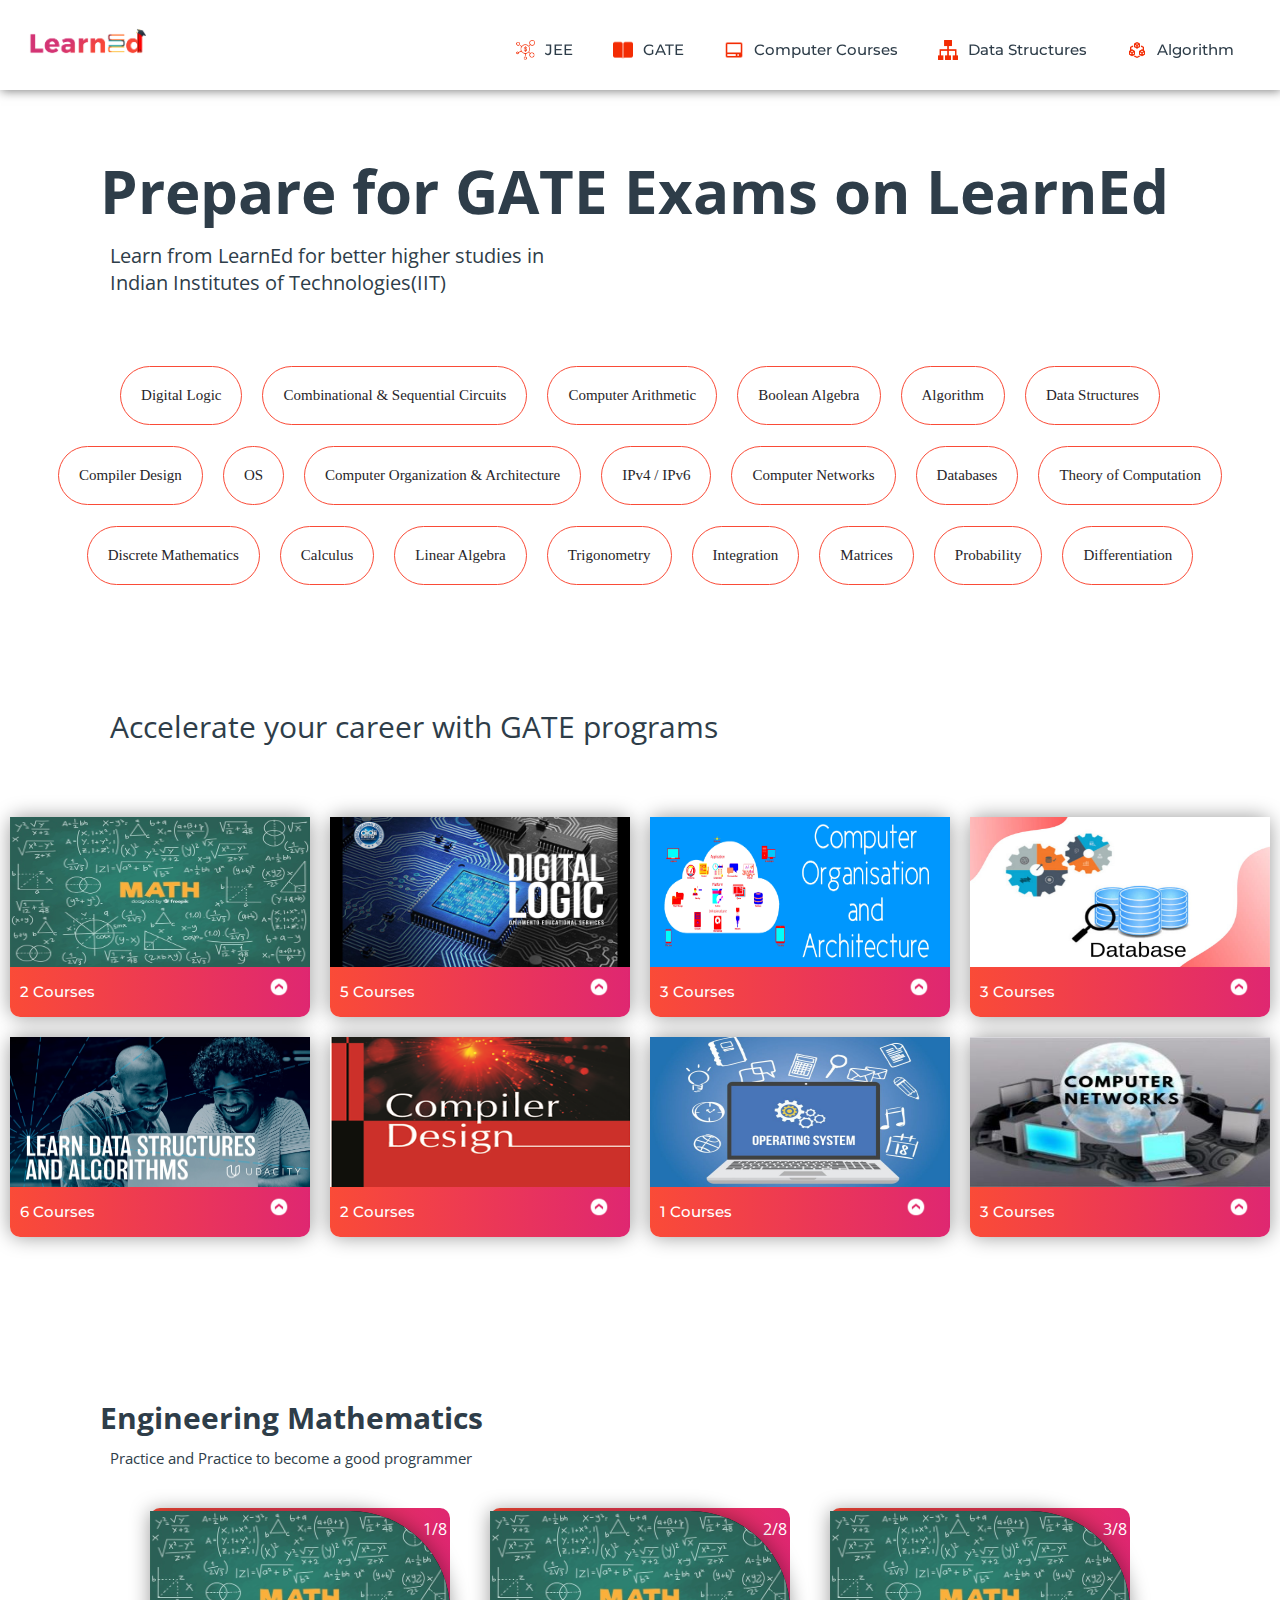
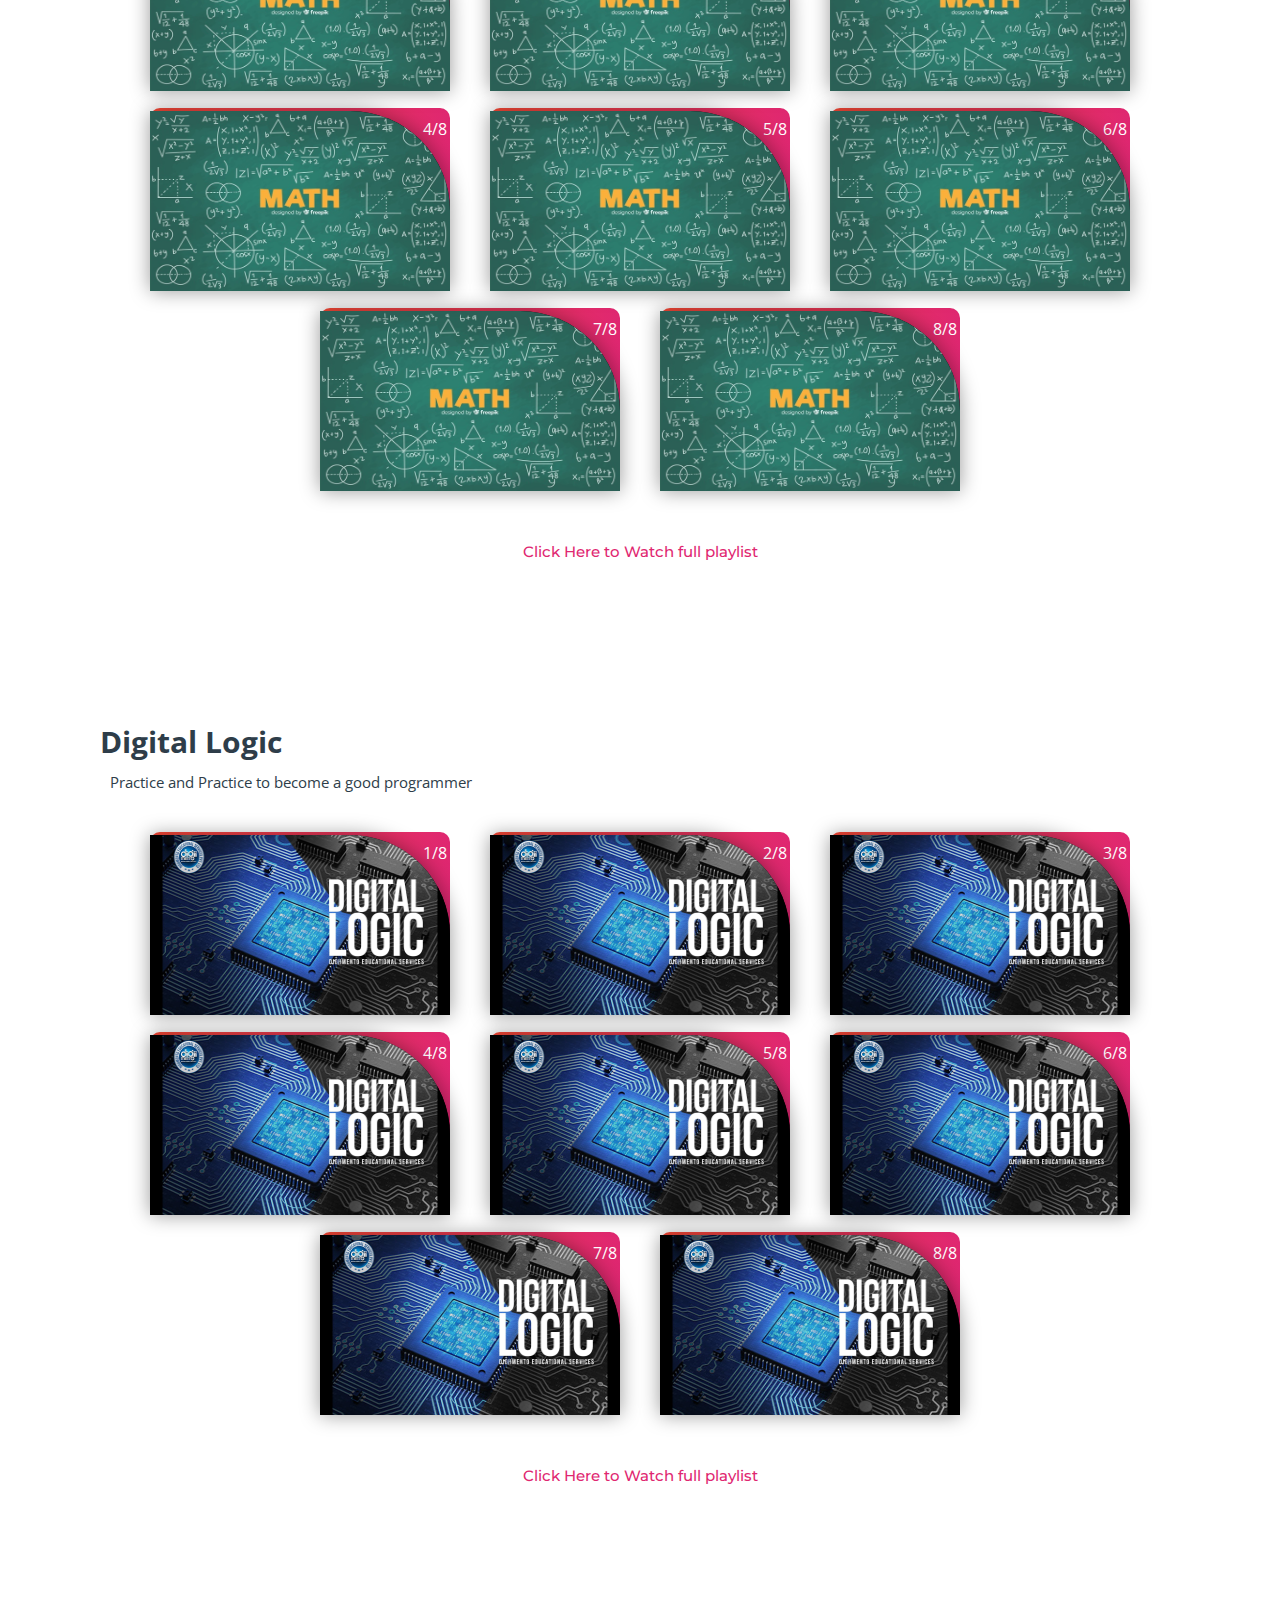
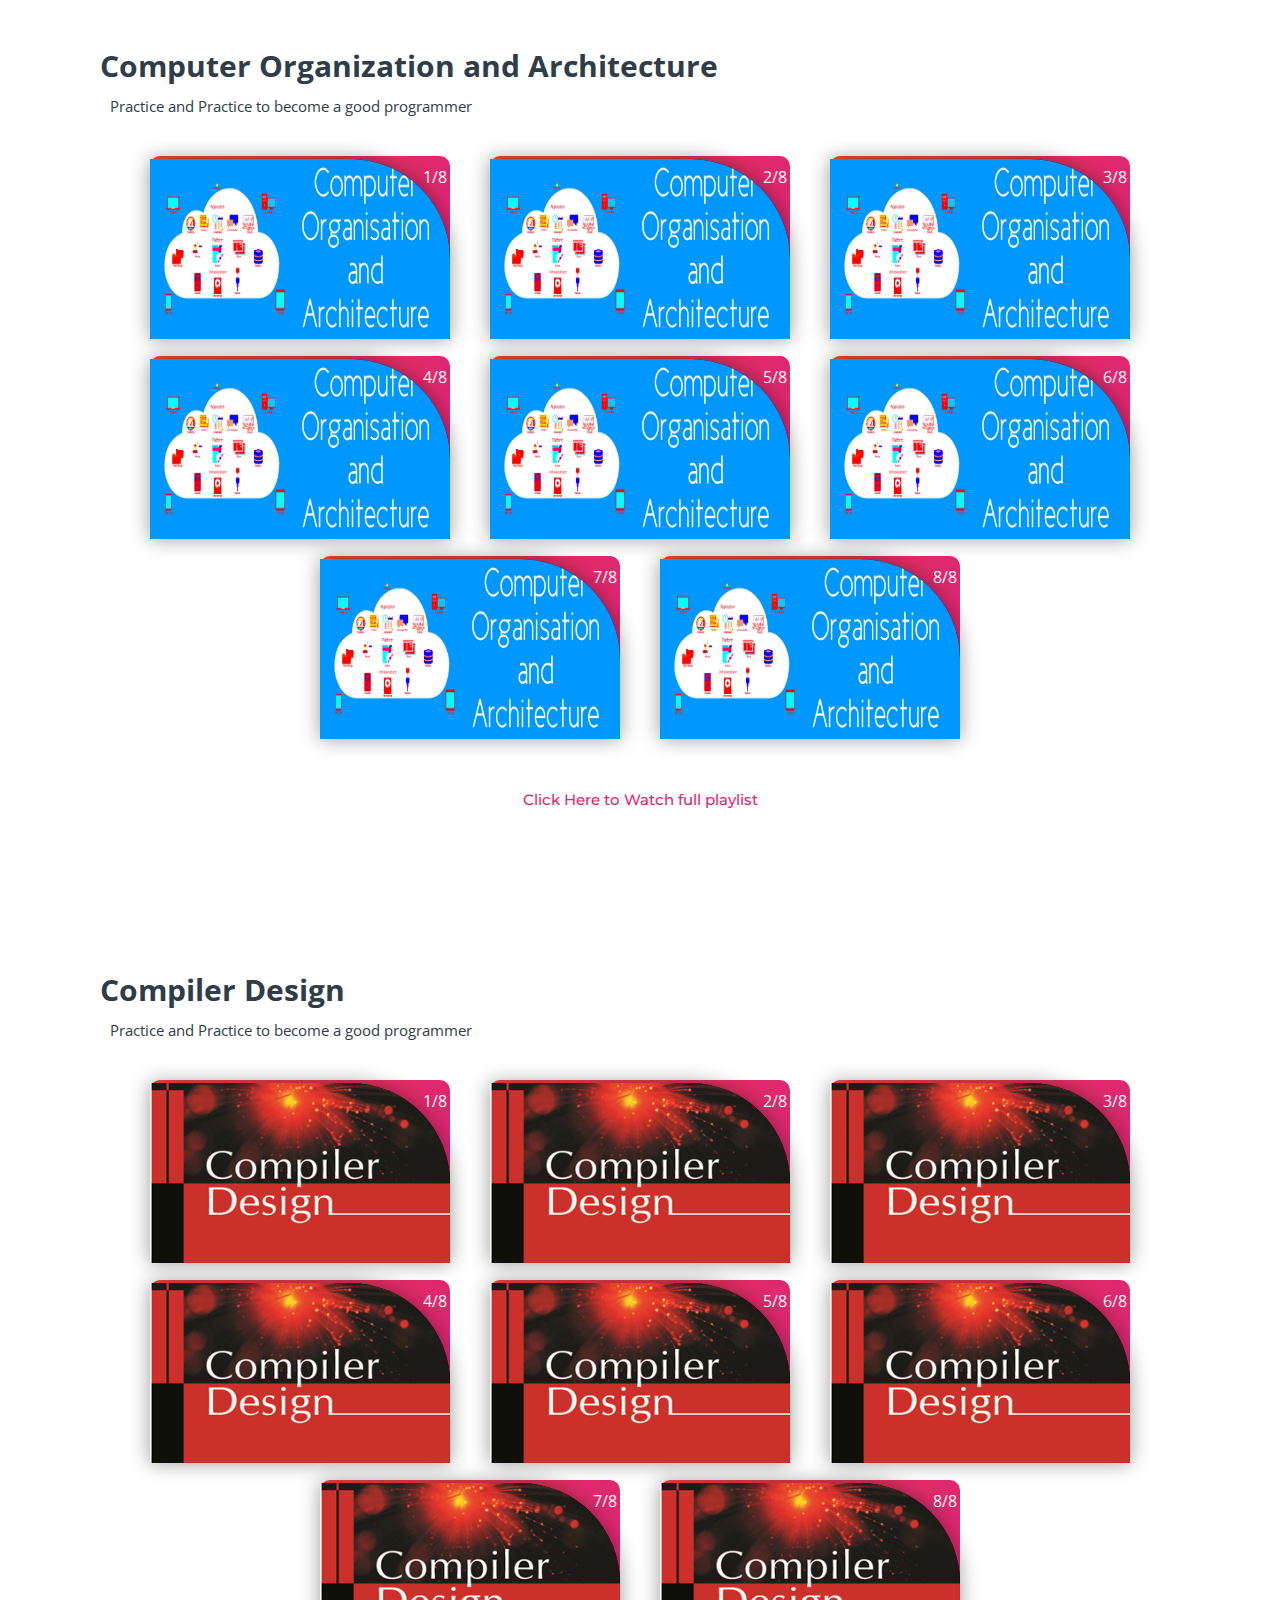
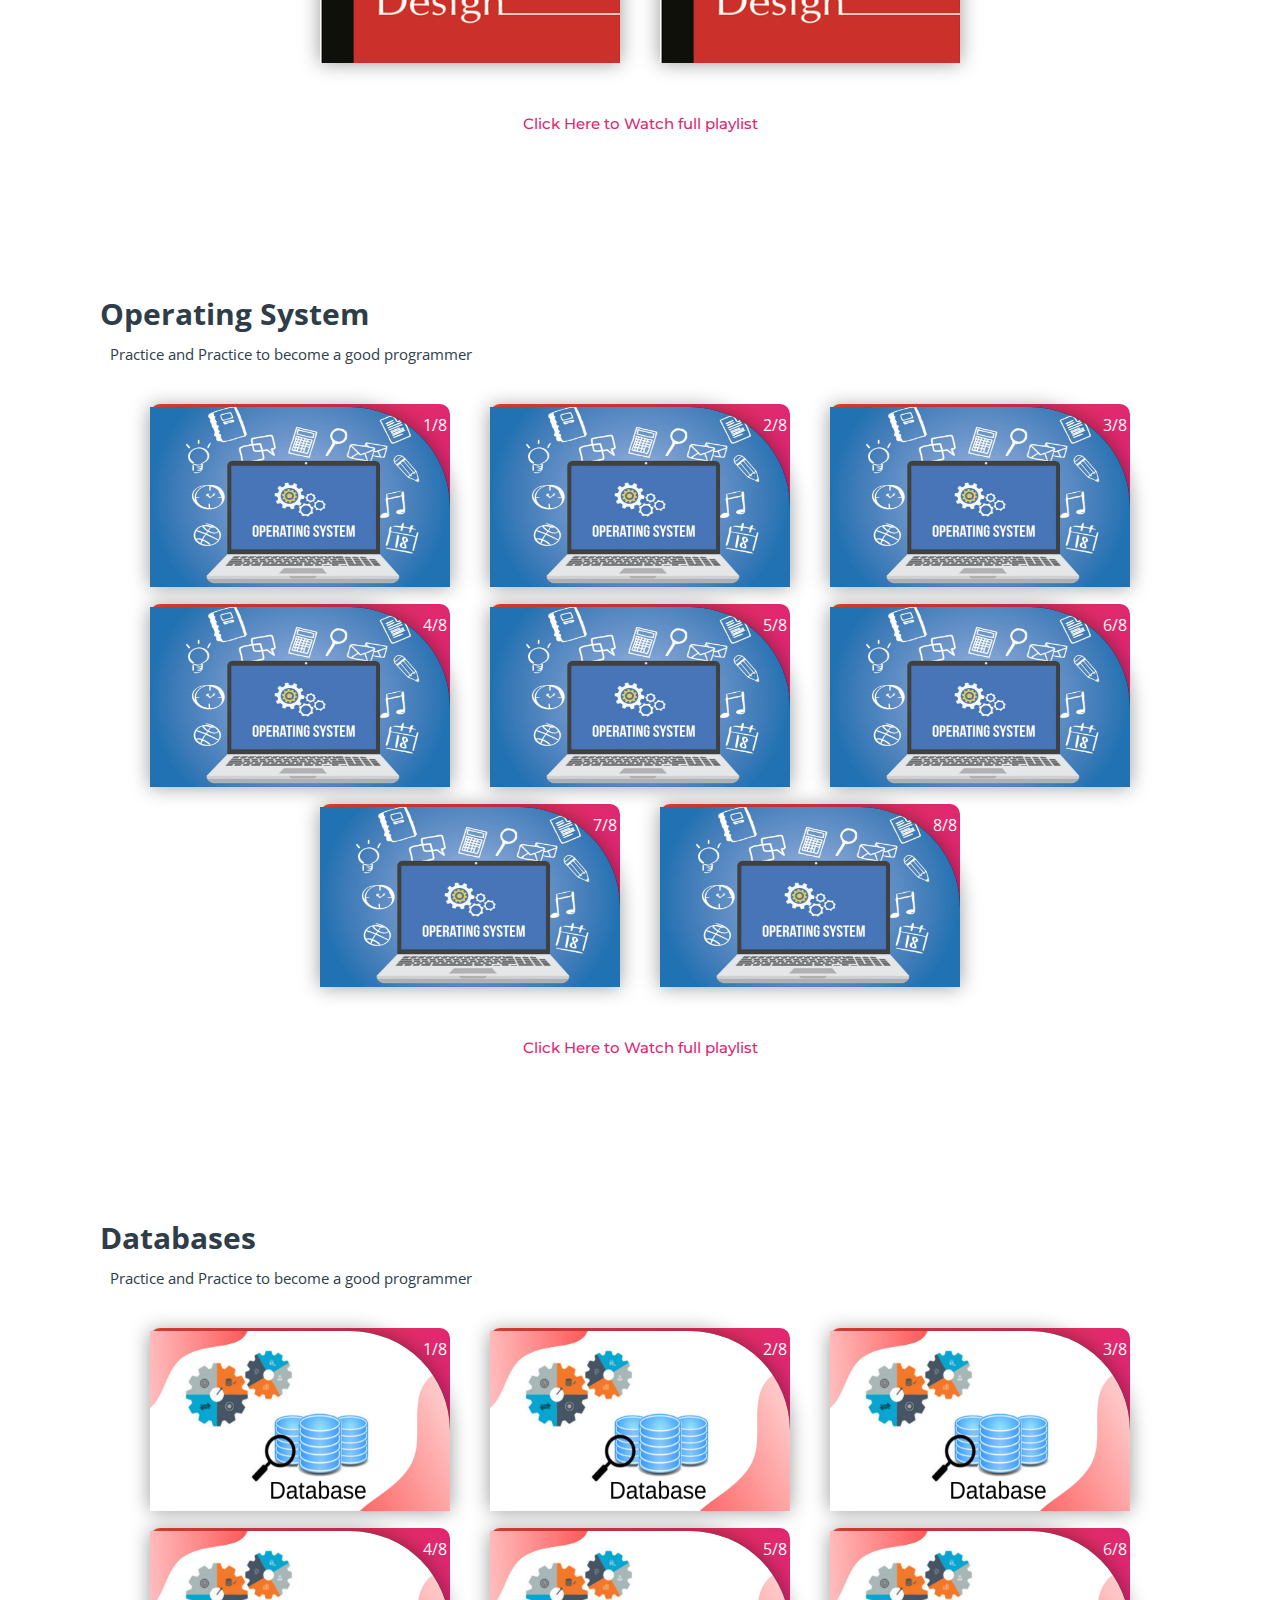
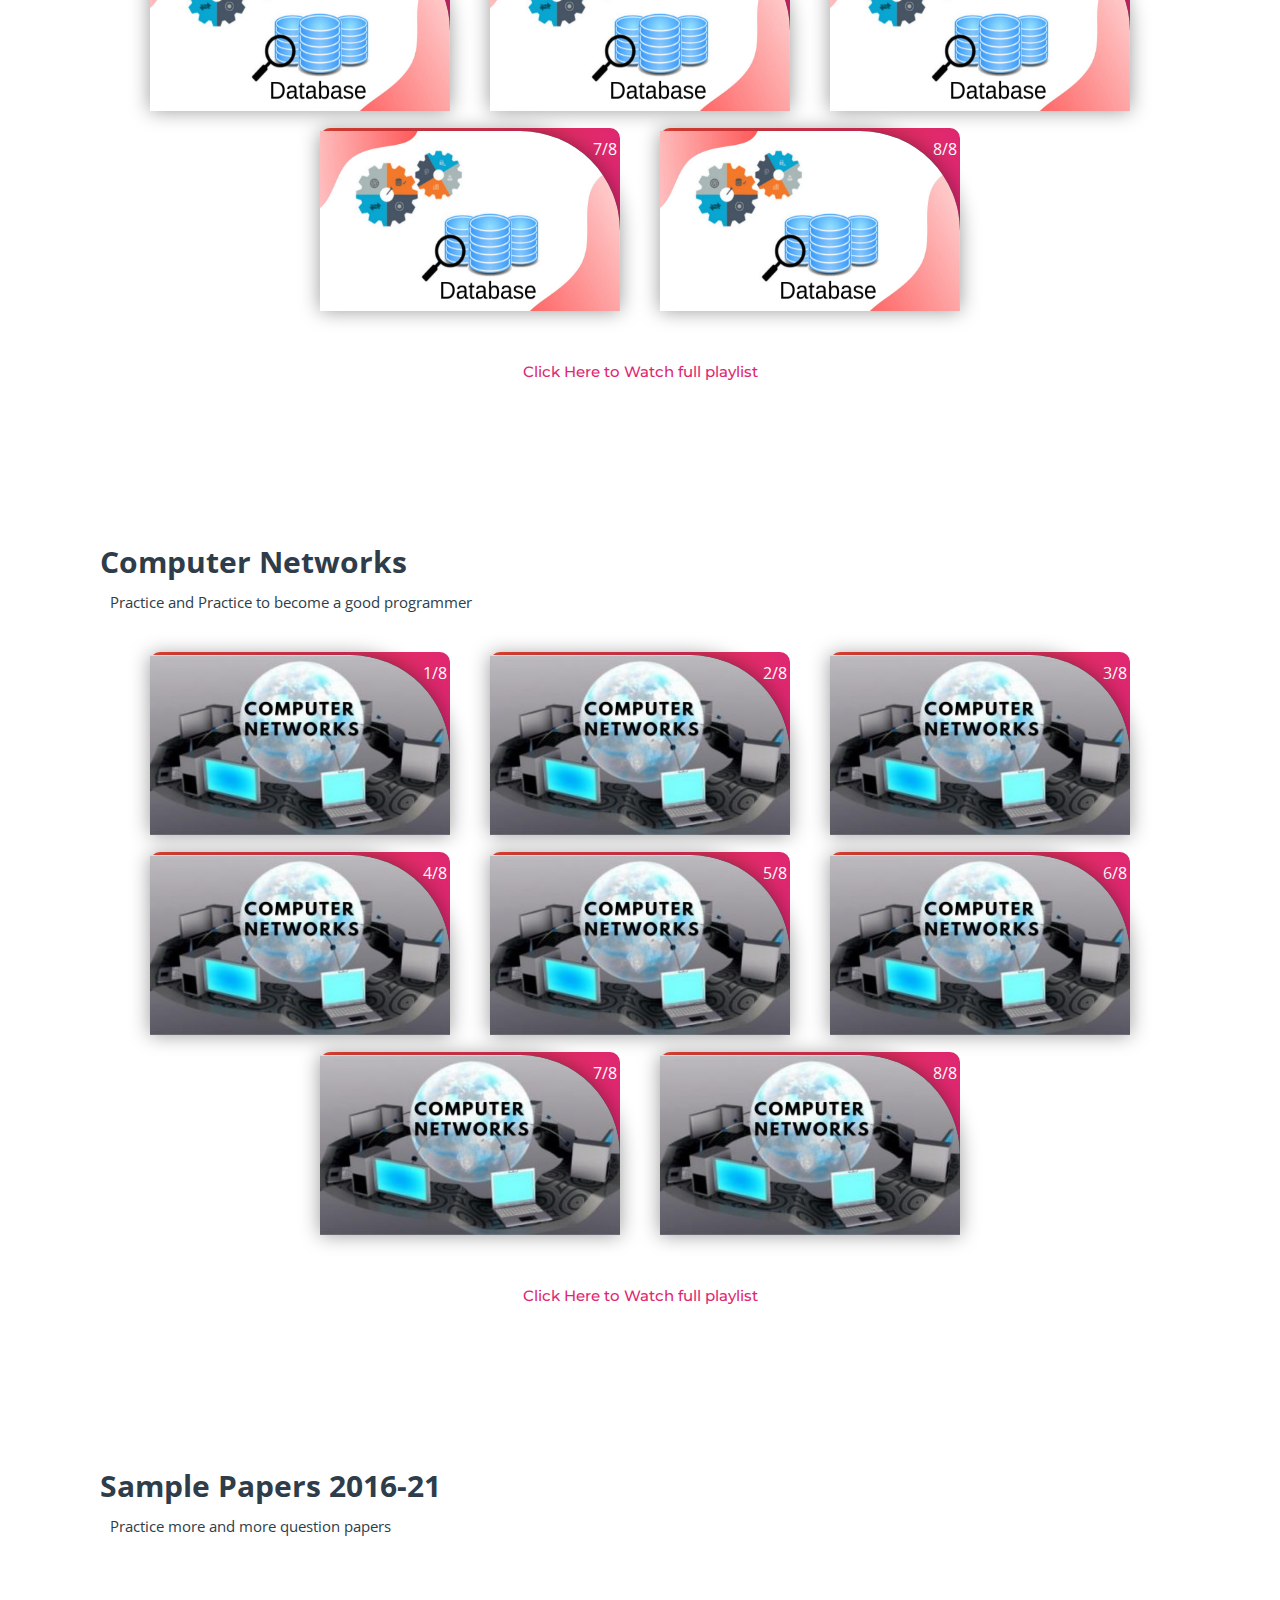
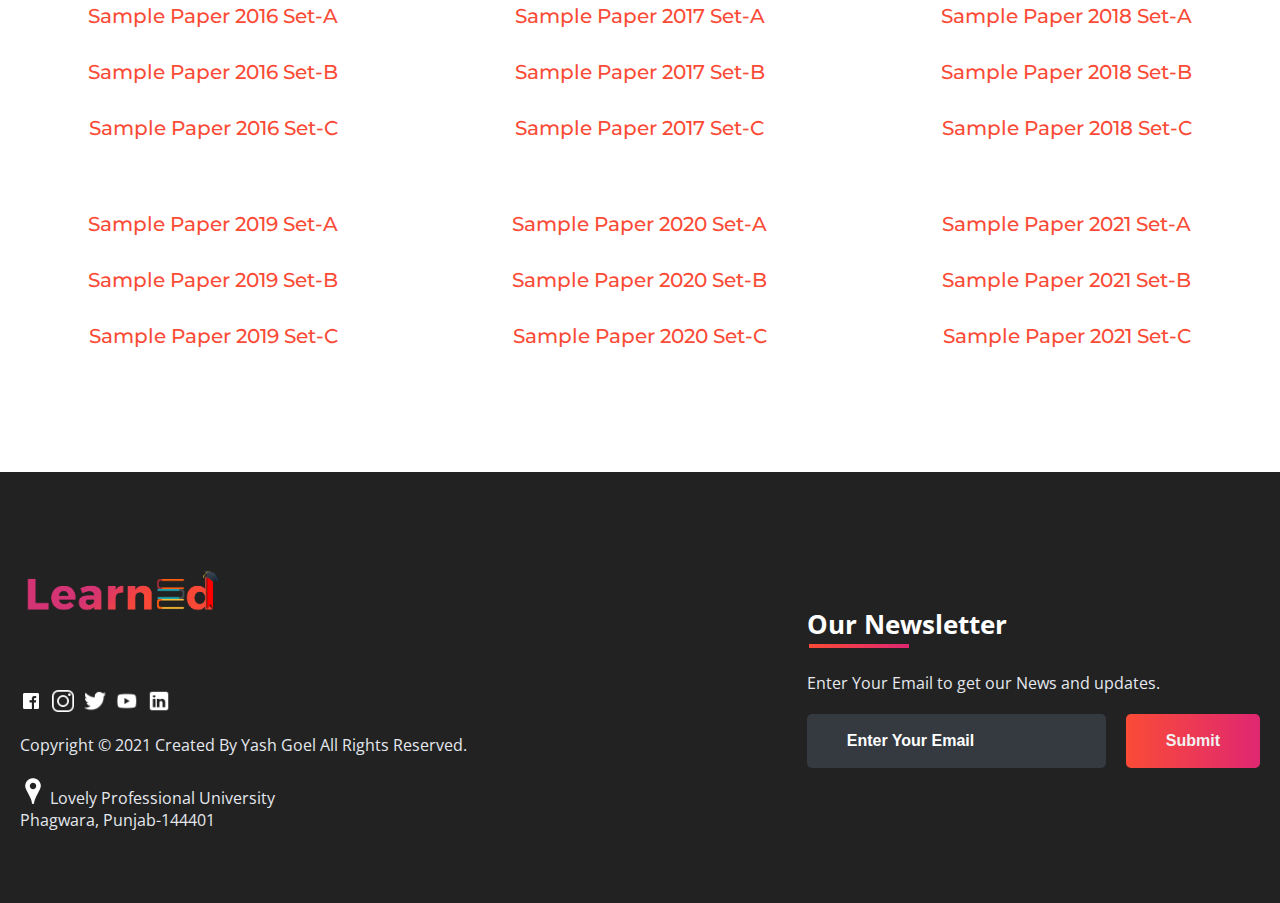
<file: subjects/gate.html>
<!DOCTYPE html>
<html>
<head>
	<link rel="shortcut icon" type="png" href="../images/icon/favicon.png">
	<title>Prepare for GATE on LearnEd</title>
	<link rel="stylesheet" type="text/css" href="subjects.css">
	<script type="text/javascript" src="../script.js"></script>
</head>
<body>

<!-- NAVIGATION -->
	<header>
		<div class="nav" id="nav">
			<div id="learned-logo">
			<a href="../index.html"><img src="../images/icon/logo.png" style="width: 120px;"></a></div>
			<ul id="list-switch">
				<li><a href="jee.html"><img src="../images/courses/d1.png" class="icon">JEE</a></li>
				<li><a href="#"><img src="../images/courses/paper.png" class="icon">GATE</a></li>
				<li><a href="computer_courses.html"><img src="../images/courses/computer.png" class="icon">Computer Courses</a></li>
				<li><a href="computer_courses.html#data"><img src="../images/courses/data.png" class="icon">Data Structures</a></li>
				<li><a href="computer_courses.html#algo"><img src="../images/courses/algo.png" class="icon">Algorithm</a></li>
			</ul>
			<div class="search" id="search-switch">
				<input type="text" placeholder="Search" class="srch"><button id="srchbtn"><img src="../images/icon/search.png"></button>
			</div>
		</div>
	</header>


<!-- Main Title of the Page -->
	<div class="title">
		<span>Prepare for GATE Exams on LearnEd</span>
		<div class="shortdesc">
			<p>Learn from LearnEd for better higher studies in<br> Indian Institutes of Technologies(IIT)</p>
		</div>
	</div>


<!-- Some KeyWords related to topic -->
	<div class="course">
		<div class="cbox">
		<div class="det"><a href="#digital">Digital Logic</a></div>
		<div class="det"><a href="https://en.wikipedia.org/wiki/Sequential_logic" target="_blank">Combinational & Sequential Circuits</a></div>
		<div class="det"><a href="https://en.wikipedia.org/wiki/ALU" target="_blank">Computer Arithmetic</a></div>
		<div class="det"><a href="https://en.wikipedia.org/wiki/Boolean_algebra" target="_blank">Boolean Algebra</a></div>
		<div class="det"><a href="computer_courses.html#algo">Algorithm</a></div>
		<div class="det"><a href="computer_courses.html#data">Data Structures</a></div>
		</div>
		<div class="cbox">
		<div class="det"><a href="#compiler">Compiler Design</a></div>
		<div class="det"><a href="#os">OS</a></div>
		<div class="det"><a href="#coaa">Computer Organization & Architecture</a></div>
		<div class="det"><a href="https://en.wikipedia.org/wiki/IPv4" target="_blank">IPv4 / IPv6</a></div>
		<div class="det"><a href="#cn">Computer Networks</a></div>
		<div class="det"><a href="#database">Databases</a></div>
		<div class="det"><a href="https://en.wikipedia.org/wiki/Theory_of_computation" target="_blank">Theory of Computation</a></div>
		</div>
		<div class="cbox">
		<div class="det"><a href="#math">Discrete Mathematics</a></div>
		<div class="det"><a href="#math">Calculus</a></div>
		<div class="det"><a href="#math">Linear Algebra</a></div>
		<div class="det"><a href="#math">Trigonometry</a></div>
		<div class="det"><a href="#math">Integration</a></div>
		<div class="det"><a href="#math">Matrices</a></div>
		<div class="det"><a href="#math">Probability</a></div>
		<div class="det"><a href="#math">Differentiation</a></div>
		</div>
	</div>


<!-- Courses Available -->
	<div class="inbt">
		Accelerate your career with GATE programs
	</div>

	<div class="ccard">
	<center>
		<div class="ccardbox">
			<div class="dcard">
				<div class="fpart"><img src="../images/courses/math.jpg"></div>
				<a href="#math"><div class="spart">2 Courses <img src="../images/icon/dropdown.png"></div></a>
			</div>
			<div class="dcard">
				<div class="fpart"><img src="../images/courses/digital.jpg"></div>
				<a href="#digital"><div class="spart">5 Courses <img src="../images/icon/dropdown.png"></div></a>
			</div>
			<div class="dcard">
				<div class="fpart"><img src="../images/courses/coaa.jpg"></div>
				<a href="#coaa"><div class="spart">3 Courses <img src="../images/icon/dropdown.png"></div></a>
			</div>
			<div class="dcard">
				<div class="fpart"><img src="../images/courses/database.jpg"></div>
				<a href="#database"><div class="spart">3 Courses <img src="../images/icon/dropdown.png"></div></a>
			</div>
			<div class="dcard">
				<div class="fpart"><img src="../images/courses/data-algo.jpg"></div>
				<a href="computer_courses.html#data"><div class="spart">6 Courses <img src="../images/icon/dropdown.png"></div></a>
			</div>
			<div class="dcard">
				<div class="fpart"><img src="../images/courses/compiler.jpg"></div>
				<a href="#compiler"><div class="spart">2 Courses <img src="../images/icon/dropdown.png"></div></a>
			</div>
			<div class="dcard">
				<div class="fpart"><img src="../images/courses/os.jpg"></div>
				<a href="#os"><div class="spart">1 Courses <img src="../images/icon/dropdown.png"></div></a>
			</div>
			<div class="dcard">
				<div class="fpart"><img src="../images/courses/cn.jpg"></div>
				<a href="#cn"><div class="spart">3 Courses <img src="../images/icon/dropdown.png"></div></a>
			</div>
		</div>
	</center>
	</div>


<!-- Videos on ENGINEERING MATHEMATICS Lectures -->

	<div class="title2" id="math">
		<span>Engineering Mathematics</span>
		<div class="shortdesc2">
			<p>Practice and Practice to become a good programmer</p>
		</div>
	</div>

	<center>
		<div class="ccardbox2">
			<div class="dcard2"><span class="tag" >1/8</span>
				<div class="fpart2"><img src="../images/courses/math.jpg">
					<iframe src="https://www.youtube.com/embed/N53Vf8HGd-0" frameborder="0" allow="accelerometer; autoplay; encrypted-media; gyroscope; picture-in-picture" allowfullscreen></iframe>
				</div>
			</div>
			<div class="dcard2"><span class="tag" >2/8</span>
				<div class="fpart2"><img src="../images/courses/math.jpg">
					<iframe src="https://www.youtube.com/embed/N53Vf8HGd-0" frameborder="0" allow="accelerometer; autoplay; encrypted-media; gyroscope; picture-in-picture" allowfullscreen></iframe>
				</div>
			</div>
			<div class="dcard2"><span class="tag" >3/8</span>
				<div class="fpart2"><img src="../images/courses/math.jpg">
					<iframe src="https://www.youtube.com/embed/N53Vf8HGd-0" frameborder="0" allow="accelerometer; autoplay; encrypted-media; gyroscope; picture-in-picture" allowfullscreen></iframe>
				</div>
			</div>
			<div class="dcard2"><span class="tag" >4/8</span>
				<div class="fpart2"><img src="../images/courses/math.jpg">
					<iframe src="https://www.youtube.com/embed/N53Vf8HGd-0" frameborder="0" allow="accelerometer; autoplay; encrypted-media; gyroscope; picture-in-picture" allowfullscreen></iframe>
				</div>
			</div>

			<div class="dcard2"><span class="tag" >5/8</span>
				<div class="fpart2"><img src="../images/courses/math.jpg">
					<iframe src="https://www.youtube.com/embed/N53Vf8HGd-0" frameborder="0" allow="accelerometer; autoplay; encrypted-media; gyroscope; picture-in-picture" allowfullscreen></iframe>
				</div>
			</div>
			<div class="dcard2"><span class="tag" >6/8</span>
				<div class="fpart2"><img src="../images/courses/math.jpg">
					<iframe src="https://www.youtube.com/embed/N53Vf8HGd-0" frameborder="0" allow="accelerometer; autoplay; encrypted-media; gyroscope; picture-in-picture" allowfullscreen></iframe>
				</div>
			</div>
			<div class="dcard2"><span class="tag" >7/8</span>
				<div class="fpart2"><img src="../images/courses/math.jpg">
					<iframe src="https://www.youtube.com/embed/N53Vf8HGd-0" frameborder="0" allow="accelerometer; autoplay; encrypted-media; gyroscope; picture-in-picture" allowfullscreen></iframe>
				</div>
			</div>
			<div class="dcard2"><span class="tag" >8/8</span>
				<div class="fpart2"><img src="../images/courses/math.jpg">
					<iframe src="https://www.youtube.com/embed/N53Vf8HGd-0" frameborder="0" allow="accelerometer; autoplay; encrypted-media; gyroscope; picture-in-picture" allowfullscreen></iframe>
				</div>
			</div>
		</div>
	</center>
<br><br>
	<div class="click-me">
		<a href="https://www.youtube.com/watch?v=IsLyduxZ9sc&list=PLX9Zi6XTqOKQ7TdRz0QynGIKuMV9Q2H8E" target="_blank">Click Here to Watch full playlist</a>
	</div>



<!-- Videos on DIGITAL LOGIC Lectures -->

	<div class="title2" id="digital">
		<span> Digital Logic</span>
		<div class="shortdesc2">
			<p>Practice and Practice to become a good programmer</p>
		</div>
	</div>
	<center>
		<div class="ccardbox2">
			<div class="dcard2"><span class="tag" >1/8</span>
				<div class="fpart2"><img src="../images/courses/digital.jpg">
					<iframe src="https://www.youtube.com/embed/N53Vf8HGd-0" frameborder="0" allow="accelerometer; autoplay; encrypted-media; gyroscope; picture-in-picture" allowfullscreen></iframe>
				</div>
			</div>
			<div class="dcard2"><span class="tag" >2/8</span>
				<div class="fpart2"><img src="../images/courses/digital.jpg">
					<iframe src="https://www.youtube.com/embed/N53Vf8HGd-0" frameborder="0" allow="accelerometer; autoplay; encrypted-media; gyroscope; picture-in-picture" allowfullscreen></iframe>
				</div>
			</div>
			<div class="dcard2"><span class="tag" >3/8</span>
				<div class="fpart2"><img src="../images/courses/digital.jpg">
					<iframe src="https://www.youtube.com/embed/N53Vf8HGd-0" frameborder="0" allow="accelerometer; autoplay; encrypted-media; gyroscope; picture-in-picture" allowfullscreen></iframe>
				</div>
			</div>
			<div class="dcard2"><span class="tag" >4/8</span>
				<div class="fpart2"><img src="../images/courses/digital.jpg">
					<iframe src="https://www.youtube.com/embed/N53Vf8HGd-0" frameborder="0" allow="accelerometer; autoplay; encrypted-media; gyroscope; picture-in-picture" allowfullscreen></iframe>
				</div>
			</div>

			<div class="dcard2"><span class="tag" >5/8</span>
				<div class="fpart2"><img src="../images/courses/digital.jpg">
					<iframe src="https://www.youtube.com/embed/N53Vf8HGd-0" frameborder="0" allow="accelerometer; autoplay; encrypted-media; gyroscope; picture-in-picture" allowfullscreen></iframe>
				</div>
			</div>
			<div class="dcard2"><span class="tag" >6/8</span>
				<div class="fpart2"><img src="../images/courses/digital.jpg">
					<iframe src="https://www.youtube.com/embed/N53Vf8HGd-0" frameborder="0" allow="accelerometer; autoplay; encrypted-media; gyroscope; picture-in-picture" allowfullscreen></iframe>
				</div>
			</div>
			<div class="dcard2"><span class="tag" >7/8</span>
				<div class="fpart2"><img src="../images/courses/digital.jpg">
					<iframe src="https://www.youtube.com/embed/N53Vf8HGd-0" frameborder="0" allow="accelerometer; autoplay; encrypted-media; gyroscope; picture-in-picture" allowfullscreen></iframe>
				</div>
			</div>
			<div class="dcard2"><span class="tag" >8/8</span>
				<div class="fpart2"><img src="../images/courses/digital.jpg">
					<iframe src="https://www.youtube.com/embed/N53Vf8HGd-0" frameborder="0" allow="accelerometer; autoplay; encrypted-media; gyroscope; picture-in-picture" allowfullscreen></iframe>
				</div>
			</div>
		</div>
	</center>
<br><br>
	<div class="click-me">
		<a href="https://www.youtube.com/watch?v=IsLyduxZ9sc&list=PLX9Zi6XTqOKQ7TdRz0QynGIKuMV9Q2H8E" target="_blank">Click Here to Watch full playlist</a>
	</div>



<!-- Videos on COMPUTER ORGANIZATION and ARCHITECTURE Lectures -->

	<div class="title2" id="coaa">
		<span>Computer Organization and Architecture</span>
		<div class="shortdesc2">
			<p>Practice and Practice to become a good programmer</p>
		</div>
	</div>
	<center>
		<div class="ccardbox2">
			<div class="dcard2"><span class="tag" >1/8</span>
				<div class="fpart2"><img src="../images/courses/coaa.jpg">
					<iframe src="https://www.youtube.com/embed/N53Vf8HGd-0" frameborder="0" allow="accelerometer; autoplay; encrypted-media; gyroscope; picture-in-picture" allowfullscreen></iframe>
				</div>
			</div>
			<div class="dcard2"><span class="tag" >2/8</span>
				<div class="fpart2"><img src="../images/courses/coaa.jpg">
					<iframe src="https://www.youtube.com/embed/N53Vf8HGd-0" frameborder="0" allow="accelerometer; autoplay; encrypted-media; gyroscope; picture-in-picture" allowfullscreen></iframe>
				</div>
			</div>
			<div class="dcard2"><span class="tag" >3/8</span>
				<div class="fpart2"><img src="../images/courses/coaa.jpg">
					<iframe src="https://www.youtube.com/embed/N53Vf8HGd-0" frameborder="0" allow="accelerometer; autoplay; encrypted-media; gyroscope; picture-in-picture" allowfullscreen></iframe>
				</div>
			</div>
			<div class="dcard2"><span class="tag" >4/8</span>
				<div class="fpart2"><img src="../images/courses/coaa.jpg">
					<iframe src="https://www.youtube.com/embed/N53Vf8HGd-0" frameborder="0" allow="accelerometer; autoplay; encrypted-media; gyroscope; picture-in-picture" allowfullscreen></iframe>
				</div>
			</div>

			<div class="dcard2"><span class="tag" >5/8</span>
				<div class="fpart2"><img src="../images/courses/coaa.jpg">
					<iframe src="https://www.youtube.com/embed/N53Vf8HGd-0" frameborder="0" allow="accelerometer; autoplay; encrypted-media; gyroscope; picture-in-picture" allowfullscreen></iframe>
				</div>
			</div>
			<div class="dcard2"><span class="tag" >6/8</span>
				<div class="fpart2"><img src="../images/courses/coaa.jpg">
					<iframe src="https://www.youtube.com/embed/N53Vf8HGd-0" frameborder="0" allow="accelerometer; autoplay; encrypted-media; gyroscope; picture-in-picture" allowfullscreen></iframe>
				</div>
			</div>
			<div class="dcard2"><span class="tag" >7/8</span>
				<div class="fpart2"><img src="../images/courses/coaa.jpg">
					<iframe src="https://www.youtube.com/embed/N53Vf8HGd-0" frameborder="0" allow="accelerometer; autoplay; encrypted-media; gyroscope; picture-in-picture" allowfullscreen></iframe>
				</div>
			</div>
			<div class="dcard2"><span class="tag" >8/8</span>
				<div class="fpart2"><img src="../images/courses/coaa.jpg">
					<iframe src="https://www.youtube.com/embed/N53Vf8HGd-0" frameborder="0" allow="accelerometer; autoplay; encrypted-media; gyroscope; picture-in-picture" allowfullscreen></iframe>
				</div>
			</div>
		</div>
	</center>
<br><br>
	<div class="click-me">
		<a href="https://www.youtube.com/watch?v=IsLyduxZ9sc&list=PLX9Zi6XTqOKQ7TdRz0QynGIKuMV9Q2H8E" target="_blank">Click Here to Watch full playlist</a>
	</div>



<!-- Videos on COMPILER Lectures -->

	<div class="title2" id="compiler">
		<span>Compiler Design</span>
		<div class="shortdesc2">
			<p>Practice and Practice to become a good programmer</p>
		</div>
	</div>
	<center>
		<div class="ccardbox2">
			<div class="dcard2"><span class="tag" >1/8</span>
				<div class="fpart2"><img src="../images/courses/compiler.jpg">
					<iframe src="https://www.youtube.com/embed/N53Vf8HGd-0" frameborder="0" allow="accelerometer; autoplay; encrypted-media; gyroscope; picture-in-picture" allowfullscreen></iframe>
				</div>
			</div>
			<div class="dcard2"><span class="tag" >2/8</span>
				<div class="fpart2"><img src="../images/courses/compiler.jpg">
					<iframe src="https://www.youtube.com/embed/N53Vf8HGd-0" frameborder="0" allow="accelerometer; autoplay; encrypted-media; gyroscope; picture-in-picture" allowfullscreen></iframe>
				</div>
			</div>
			<div class="dcard2"><span class="tag" >3/8</span>
				<div class="fpart2"><img src="../images/courses/compiler.jpg">
					<iframe src="https://www.youtube.com/embed/N53Vf8HGd-0" frameborder="0" allow="accelerometer; autoplay; encrypted-media; gyroscope; picture-in-picture" allowfullscreen></iframe>
				</div>
			</div>
			<div class="dcard2"><span class="tag" >4/8</span>
				<div class="fpart2"><img src="../images/courses/compiler.jpg">
					<iframe src="https://www.youtube.com/embed/N53Vf8HGd-0" frameborder="0" allow="accelerometer; autoplay; encrypted-media; gyroscope; picture-in-picture" allowfullscreen></iframe>
				</div>
			</div>

			<div class="dcard2"><span class="tag" >5/8</span>
				<div class="fpart2"><img src="../images/courses/compiler.jpg">
					<iframe src="https://www.youtube.com/embed/N53Vf8HGd-0" frameborder="0" allow="accelerometer; autoplay; encrypted-media; gyroscope; picture-in-picture" allowfullscreen></iframe>
				</div>
			</div>
			<div class="dcard2"><span class="tag" >6/8</span>
				<div class="fpart2"><img src="../images/courses/compiler.jpg">
					<iframe src="https://www.youtube.com/embed/N53Vf8HGd-0" frameborder="0" allow="accelerometer; autoplay; encrypted-media; gyroscope; picture-in-picture" allowfullscreen></iframe>
				</div>
			</div>
			<div class="dcard2"><span class="tag" >7/8</span>
				<div class="fpart2"><img src="../images/courses/compiler.jpg">
					<iframe src="https://www.youtube.com/embed/N53Vf8HGd-0" frameborder="0" allow="accelerometer; autoplay; encrypted-media; gyroscope; picture-in-picture" allowfullscreen></iframe>
				</div>
			</div>
			<div class="dcard2"><span class="tag" >8/8</span>
				<div class="fpart2"><img src="../images/courses/compiler.jpg">
					<iframe src="https://www.youtube.com/embed/N53Vf8HGd-0" frameborder="0" allow="accelerometer; autoplay; encrypted-media; gyroscope; picture-in-picture" allowfullscreen></iframe>
				</div>
			</div>
		</div>
	</center>
<br><br>
	<div class="click-me">
		<a href="https://www.youtube.com/watch?v=IsLyduxZ9sc&list=PLX9Zi6XTqOKQ7TdRz0QynGIKuMV9Q2H8E" target="_blank">Click Here to Watch full playlist</a>
	</div>



<!-- Videos on OPERATING SYSTEM Lectures -->


<div class="title2" id="os">
		<span>Operating System</span>
		<div class="shortdesc2">
			<p>Practice and Practice to become a good programmer</p>
		</div>
	</div>
	<center>
		<div class="ccardbox2">
			<div class="dcard2"><span class="tag" >1/8</span>
				<div class="fpart2"><img src="../images/courses/os.jpg">
					<iframe src="https://www.youtube.com/embed/N53Vf8HGd-0" frameborder="0" allow="accelerometer; autoplay; encrypted-media; gyroscope; picture-in-picture" allowfullscreen></iframe>
				</div>
			</div>
			<div class="dcard2"><span class="tag" >2/8</span>
				<div class="fpart2"><img src="../images/courses/os.jpg">
					<iframe src="https://www.youtube.com/embed/N53Vf8HGd-0" frameborder="0" allow="accelerometer; autoplay; encrypted-media; gyroscope; picture-in-picture" allowfullscreen></iframe>
				</div>
			</div>
			<div class="dcard2"><span class="tag" >3/8</span>
				<div class="fpart2"><img src="../images/courses/os.jpg">
					<iframe src="https://www.youtube.com/embed/N53Vf8HGd-0" frameborder="0" allow="accelerometer; autoplay; encrypted-media; gyroscope; picture-in-picture" allowfullscreen></iframe>
				</div>
			</div>
			<div class="dcard2"><span class="tag" >4/8</span>
				<div class="fpart2"><img src="../images/courses/os.jpg">
					<iframe src="https://www.youtube.com/embed/N53Vf8HGd-0" frameborder="0" allow="accelerometer; autoplay; encrypted-media; gyroscope; picture-in-picture" allowfullscreen></iframe>
				</div>
			</div>

			<div class="dcard2"><span class="tag" >5/8</span>
				<div class="fpart2"><img src="../images/courses/os.jpg">
					<iframe src="https://www.youtube.com/embed/N53Vf8HGd-0" frameborder="0" allow="accelerometer; autoplay; encrypted-media; gyroscope; picture-in-picture" allowfullscreen></iframe>
				</div>
			</div>
			<div class="dcard2"><span class="tag" >6/8</span>
				<div class="fpart2"><img src="../images/courses/os.jpg">
					<iframe src="https://www.youtube.com/embed/N53Vf8HGd-0" frameborder="0" allow="accelerometer; autoplay; encrypted-media; gyroscope; picture-in-picture" allowfullscreen></iframe>
				</div>
			</div>
			<div class="dcard2"><span class="tag" >7/8</span>
				<div class="fpart2"><img src="../images/courses/os.jpg">
					<iframe src="https://www.youtube.com/embed/N53Vf8HGd-0" frameborder="0" allow="accelerometer; autoplay; encrypted-media; gyroscope; picture-in-picture" allowfullscreen></iframe>
				</div>
			</div>
			<div class="dcard2"><span class="tag" >8/8</span>
				<div class="fpart2"><img src="../images/courses/os.jpg">
					<iframe src="https://www.youtube.com/embed/N53Vf8HGd-0" frameborder="0" allow="accelerometer; autoplay; encrypted-media; gyroscope; picture-in-picture" allowfullscreen></iframe>
				</div>
			</div>
		</div>
	</center>

<br><br>
	<div class="click-me">
		<a href="https://www.youtube.com/watch?v=IsLyduxZ9sc&list=PLX9Zi6XTqOKQ7TdRz0QynGIKuMV9Q2H8E" target="_blank">Click Here to Watch full playlist</a>
	</div>


<!-- Videos on DATABASE Lectures -->

<div class="title2" id="database">
		<span>Databases</span>
		<div class="shortdesc2">
			<p>Practice and Practice to become a good programmer</p>
		</div>
	</div>
	<center>
		<div class="ccardbox2">
			<div class="dcard2"><span class="tag" >1/8</span>
				<div class="fpart2"><img src="../images/courses/database.jpg">
					<iframe src="https://www.youtube.com/embed/N53Vf8HGd-0" frameborder="0" allow="accelerometer; autoplay; encrypted-media; gyroscope; picture-in-picture" allowfullscreen></iframe>
				</div>
			</div>
			<div class="dcard2"><span class="tag" >2/8</span>
				<div class="fpart2"><img src="../images/courses/database.jpg">
					<iframe src="https://www.youtube.com/embed/N53Vf8HGd-0" frameborder="0" allow="accelerometer; autoplay; encrypted-media; gyroscope; picture-in-picture" allowfullscreen></iframe>
				</div>
			</div>
			<div class="dcard2"><span class="tag" >3/8</span>
				<div class="fpart2"><img src="../images/courses/database.jpg">
					<iframe src="https://www.youtube.com/embed/N53Vf8HGd-0" frameborder="0" allow="accelerometer; autoplay; encrypted-media; gyroscope; picture-in-picture" allowfullscreen></iframe>
				</div>
			</div>
			<div class="dcard2"><span class="tag" >4/8</span>
				<div class="fpart2"><img src="../images/courses/database.jpg">
					<iframe src="https://www.youtube.com/embed/N53Vf8HGd-0" frameborder="0" allow="accelerometer; autoplay; encrypted-media; gyroscope; picture-in-picture" allowfullscreen></iframe>
				</div>
			</div>

			<div class="dcard2"><span class="tag" >5/8</span>
				<div class="fpart2"><img src="../images/courses/database.jpg">
					<iframe src="https://www.youtube.com/embed/N53Vf8HGd-0" frameborder="0" allow="accelerometer; autoplay; encrypted-media; gyroscope; picture-in-picture" allowfullscreen></iframe>
				</div>
			</div>
			<div class="dcard2"><span class="tag" >6/8</span>
				<div class="fpart2"><img src="../images/courses/database.jpg">
					<iframe src="https://www.youtube.com/embed/N53Vf8HGd-0" frameborder="0" allow="accelerometer; autoplay; encrypted-media; gyroscope; picture-in-picture" allowfullscreen></iframe>
				</div>
			</div>
			<div class="dcard2"><span class="tag" >7/8</span>
				<div class="fpart2"><img src="../images/courses/database.jpg">
					<iframe src="https://www.youtube.com/embed/N53Vf8HGd-0" frameborder="0" allow="accelerometer; autoplay; encrypted-media; gyroscope; picture-in-picture" allowfullscreen></iframe>
				</div>
			</div>
			<div class="dcard2"><span class="tag" >8/8</span>
				<div class="fpart2"><img src="../images/courses/database.jpg">
					<iframe src="https://www.youtube.com/embed/N53Vf8HGd-0" frameborder="0" allow="accelerometer; autoplay; encrypted-media; gyroscope; picture-in-picture" allowfullscreen></iframe>
				</div>
			</div>
		</div>
	</center>
<br><br>
	<div class="click-me">
		<a href="https://www.youtube.com/watch?v=IsLyduxZ9sc&list=PLX9Zi6XTqOKQ7TdRz0QynGIKuMV9Q2H8E" target="_blank">Click Here to Watch full playlist</a>
	</div>



<!-- Videos on COMPUTER NETWORKS Lectures -->

<div class="title2" id="cn">
		<span>Computer Networks</span>
		<div class="shortdesc2">
			<p>Practice and Practice to become a good programmer</p>
		</div>
	</div>
	<center>
		<div class="ccardbox2">
			<div class="dcard2"><span class="tag" >1/8</span>
				<div class="fpart2"><img src="../images/courses/cn.jpg">
					<iframe src="https://www.youtube.com/embed/N53Vf8HGd-0" frameborder="0" allow="accelerometer; autoplay; encrypted-media; gyroscope; picture-in-picture" allowfullscreen></iframe>
				</div>
			</div>
			<div class="dcard2"><span class="tag" >2/8</span>
				<div class="fpart2"><img src="../images/courses/cn.jpg">
					<iframe src="https://www.youtube.com/embed/N53Vf8HGd-0" frameborder="0" allow="accelerometer; autoplay; encrypted-media; gyroscope; picture-in-picture" allowfullscreen></iframe>
				</div>
			</div>
			<div class="dcard2"><span class="tag" >3/8</span>
				<div class="fpart2"><img src="../images/courses/cn.jpg">
					<iframe src="https://www.youtube.com/embed/N53Vf8HGd-0" frameborder="0" allow="accelerometer; autoplay; encrypted-media; gyroscope; picture-in-picture" allowfullscreen></iframe>
				</div>
			</div>
			<div class="dcard2"><span class="tag" >4/8</span>
				<div class="fpart2"><img src="../images/courses/cn.jpg">
					<iframe src="https://www.youtube.com/embed/N53Vf8HGd-0" frameborder="0" allow="accelerometer; autoplay; encrypted-media; gyroscope; picture-in-picture" allowfullscreen></iframe>
				</div>
			</div>

			<div class="dcard2"><span class="tag" >5/8</span>
				<div class="fpart2"><img src="../images/courses/cn.jpg">
					<iframe src="https://www.youtube.com/embed/N53Vf8HGd-0" frameborder="0" allow="accelerometer; autoplay; encrypted-media; gyroscope; picture-in-picture" allowfullscreen></iframe>
				</div>
			</div>
			<div class="dcard2"><span class="tag" >6/8</span>
				<div class="fpart2"><img src="../images/courses/cn.jpg">
					<iframe src="https://www.youtube.com/embed/N53Vf8HGd-0" frameborder="0" allow="accelerometer; autoplay; encrypted-media; gyroscope; picture-in-picture" allowfullscreen></iframe>
				</div>
			</div>
			<div class="dcard2"><span class="tag" >7/8</span>
				<div class="fpart2"><img src="../images/courses/cn.jpg">
					<iframe src="https://www.youtube.com/embed/N53Vf8HGd-0" frameborder="0" allow="accelerometer; autoplay; encrypted-media; gyroscope; picture-in-picture" allowfullscreen></iframe>
				</div>
			</div>
			<div class="dcard2"><span class="tag" >8/8</span>
				<div class="fpart2"><img src="../images/courses/cn.jpg">
					<iframe src="https://www.youtube.com/embed/N53Vf8HGd-0" frameborder="0" allow="accelerometer; autoplay; encrypted-media; gyroscope; picture-in-picture" allowfullscreen></iframe>
				</div>
			</div>
		</div>
	</center>

<br><br>
	<div class="click-me">
		<a href="https://www.youtube.com/watch?v=IsLyduxZ9sc&list=PLX9Zi6XTqOKQ7TdRz0QynGIKuMV9Q2H8E" target="_blank">Click Here to Watch full playlist</a>
	</div>



<!-- Links for SAMPLE PAPERS of JEE MAINS & ADVANCED -->

	<div class="title2" id="sample_papers">
		<span>Sample Papers 2016-21</span>
		<div class="shortdesc2">
			<p>Practice more and more question papers</p>
		</div>
	</div>

	<div class="sample">
		<ul>
			<li><a href="../samplePapers/p1.pdf" target="_blank">Sample Paper 2016 Set-A</a></li>
			<li><a href="../samplePapers/p2.pdf" target="_blank">Sample Paper 2016 Set-B</a></li>
			<li><a href="../samplePapers/p3.pdf" target="_blank">Sample Paper 2016 Set-C</a></li>
		</ul>
		<ul>
			<li><a href="../samplePapers/p1.pdf" target="_blank">Sample Paper 2017 Set-A</a></li>
			<li><a href="../samplePapers/p2.pdf" target="_blank">Sample Paper 2017 Set-B</a></li>
			<li><a href="../samplePapers/p3.pdf" target="_blank">Sample Paper 2017 Set-C</a></li>
		</ul>
		<ul>
			<li><a href="../samplePapers/p1.pdf" target="_blank">Sample Paper 2018 Set-A</a></li>
			<li><a href="../samplePapers/p2.pdf" target="_blank">Sample Paper 2018 Set-B</a></li>
			<li><a href="../samplePapers/p3.pdf" target="_blank">Sample Paper 2018 Set-C</a></li>
		</ul>
	</div>
	<div class="sample lastSample">
		<ul>
			<li><a href="../samplePapers/p1.pdf" target="_blank">Sample Paper 2019 Set-A</a></li>
			<li><a href="../samplePapers/p2.pdf" target="_blank">Sample Paper 2019 Set-B</a></li>
			<li><a href="../samplePapers/p3.pdf" target="_blank">Sample Paper 2019 Set-C</a></li>
		</ul>
		<ul>
			<li><a href="../samplePapers/p1.pdf" target="_blank">Sample Paper 2020 Set-A</a></li>
			<li><a href="../samplePapers/p2.pdf" target="_blank">Sample Paper 2020 Set-B</a></li>
			<li><a href="../samplePapers/p3.pdf" target="_blank">Sample Paper 2020 Set-C</a></li>
		</ul>
		<ul>
			<li><a href="../samplePapers/p1.pdf" target="_blank">Sample Paper 2021 Set-A</a></li>
			<li><a href="../samplePapers/p2.pdf" target="_blank">Sample Paper 2021 Set-B</a></li>
			<li><a href="../samplePapers/p3.pdf" target="_blank">Sample Paper 2021 Set-C</a></li>
		</ul>
	</div>


<!-- FOOTER -->
	<footer>
		<div class="footer-container">
			<div class="left-col">
			<img src="../images/icon/logo.png" style="width: 200px;">
				<div class="logo"></div>
				<div class="social-media">
					<a href="#"><img src="../images/icon\fb.png"></a>
					<a href="#"><img src="../images/icon\insta.png"></a>
					<a href="#"><img src="../images/icon\tt.png"></a>
					<a href="#"><img src="../images/icon\ytube.png"></a>
					<a href="#"><img src="../images/icon\linkedin.png"></a>
				</div><br><br>
				<p class="rights-text">Copyright © 2021 Created By Yash Goel All Rights Reserved.</p>
				<br><p><img src="../images/icon/location.png"> Lovely Professional University<br>Phagwara, Punjab-144401</p><br>

			</div>
			<div class="right-col">
				<h1 style="color: #fff">Our Newsletter</h1>
				<div class="border"></div><br>
				<p>Enter Your Email to get our News and updates.</p>
				<form class="newsletter-form">
					<input class="txtb" type="email" placeholder="Enter Your Email">
					<input class="btn" type="submit" value="Submit">
				</form>
			</div>
		</div>
	</footer>
</body>
</html>
</file>
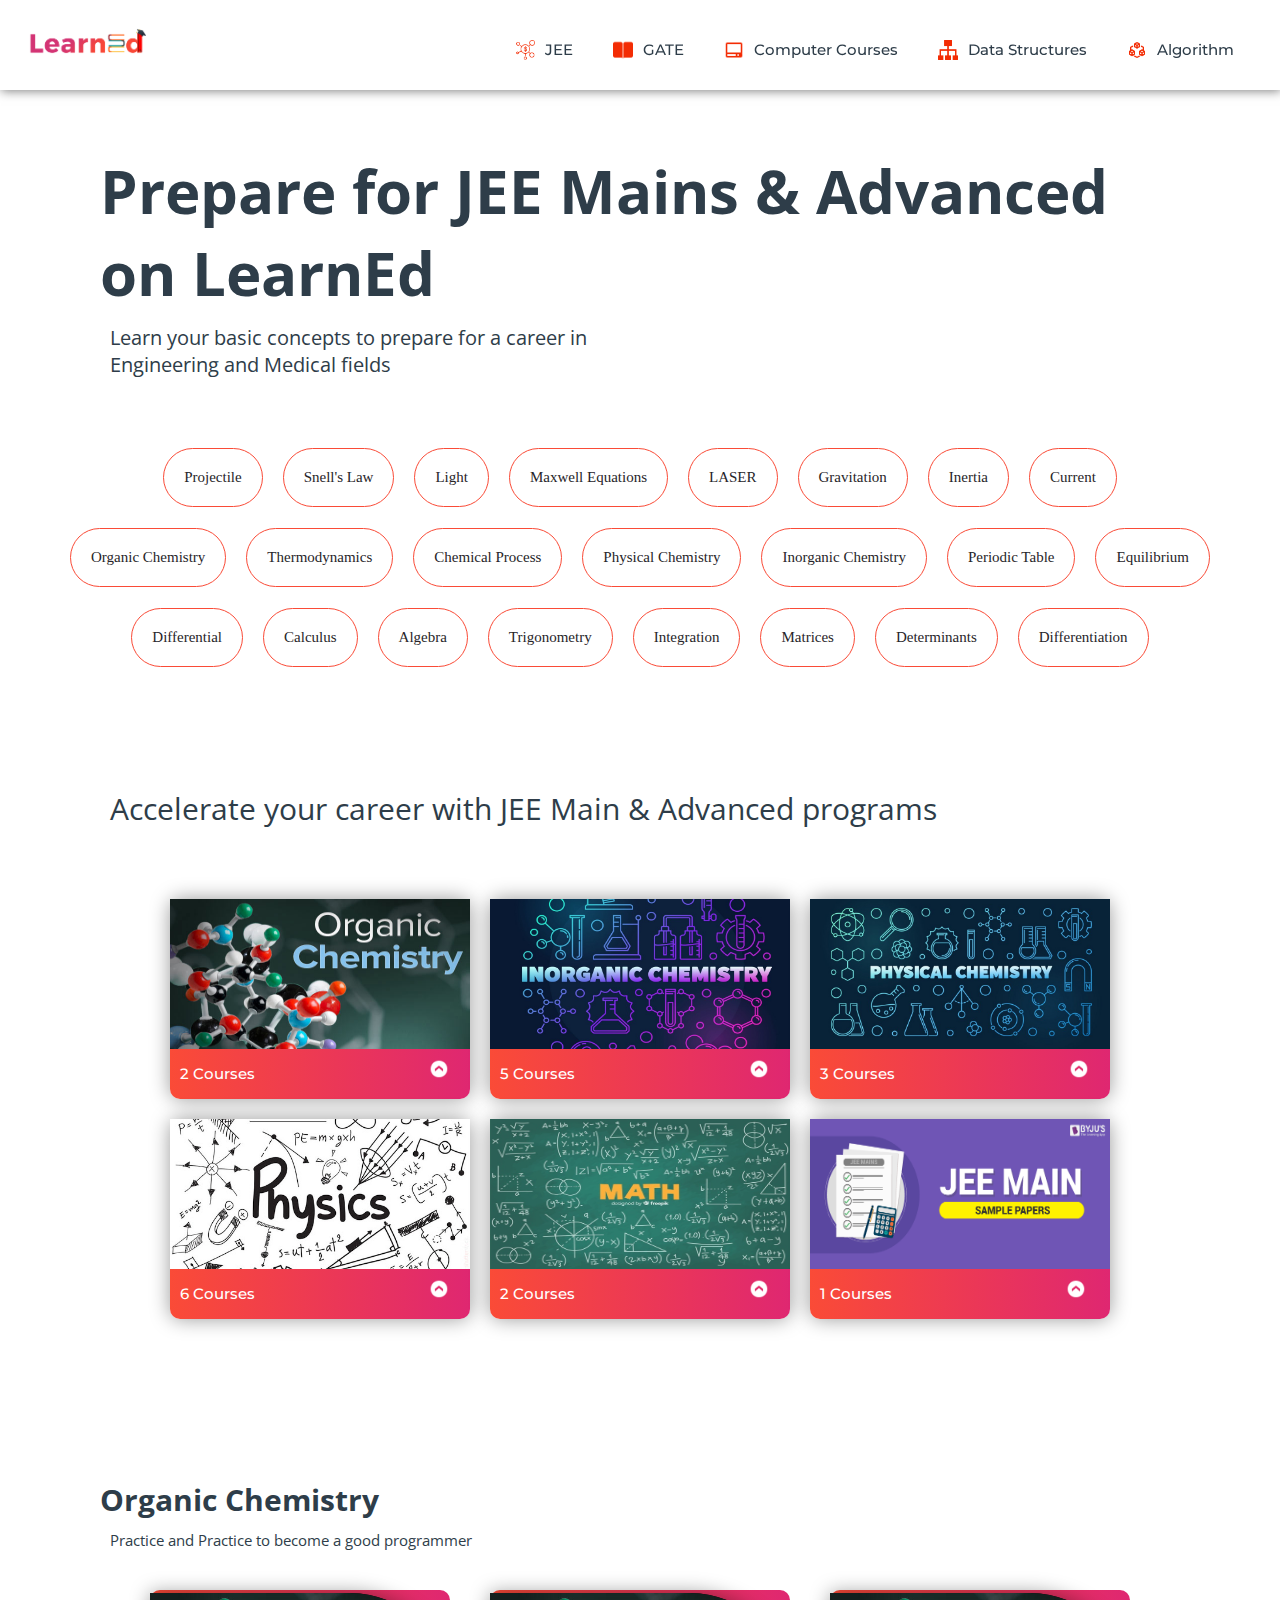
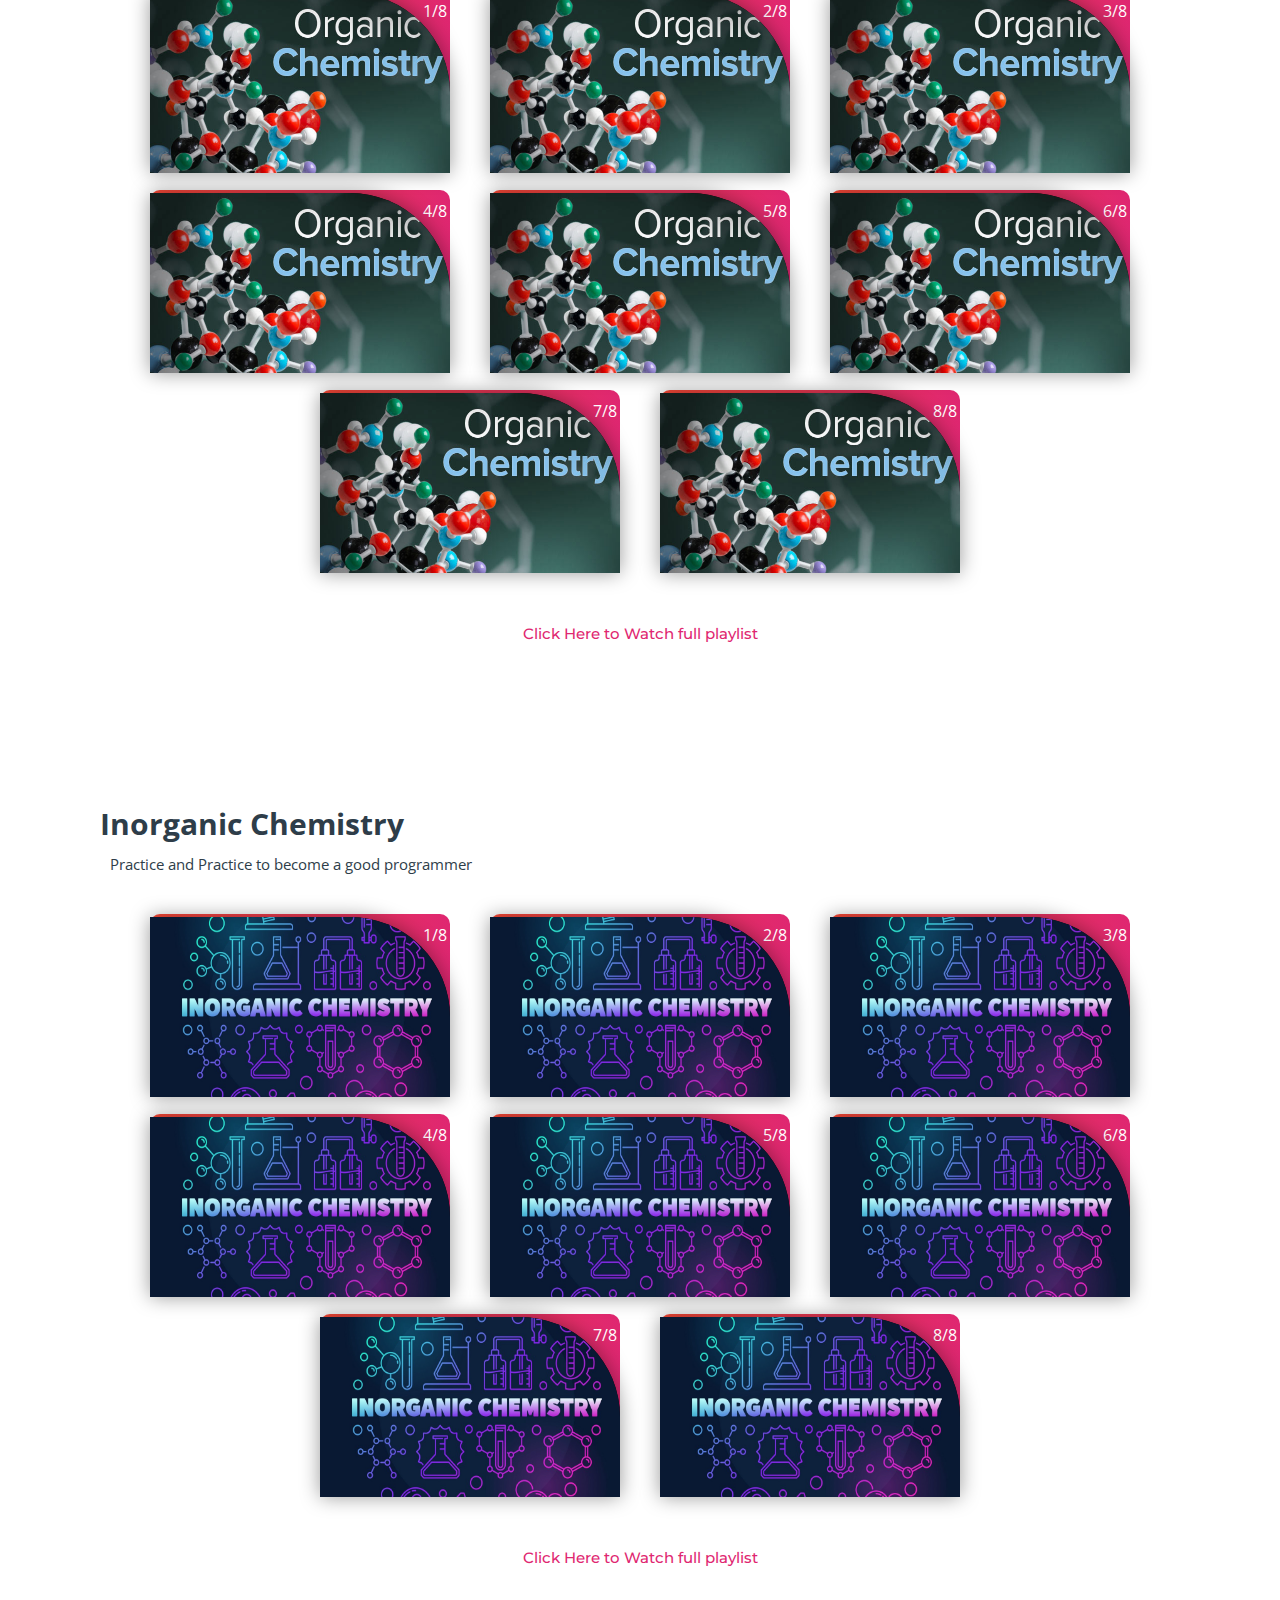
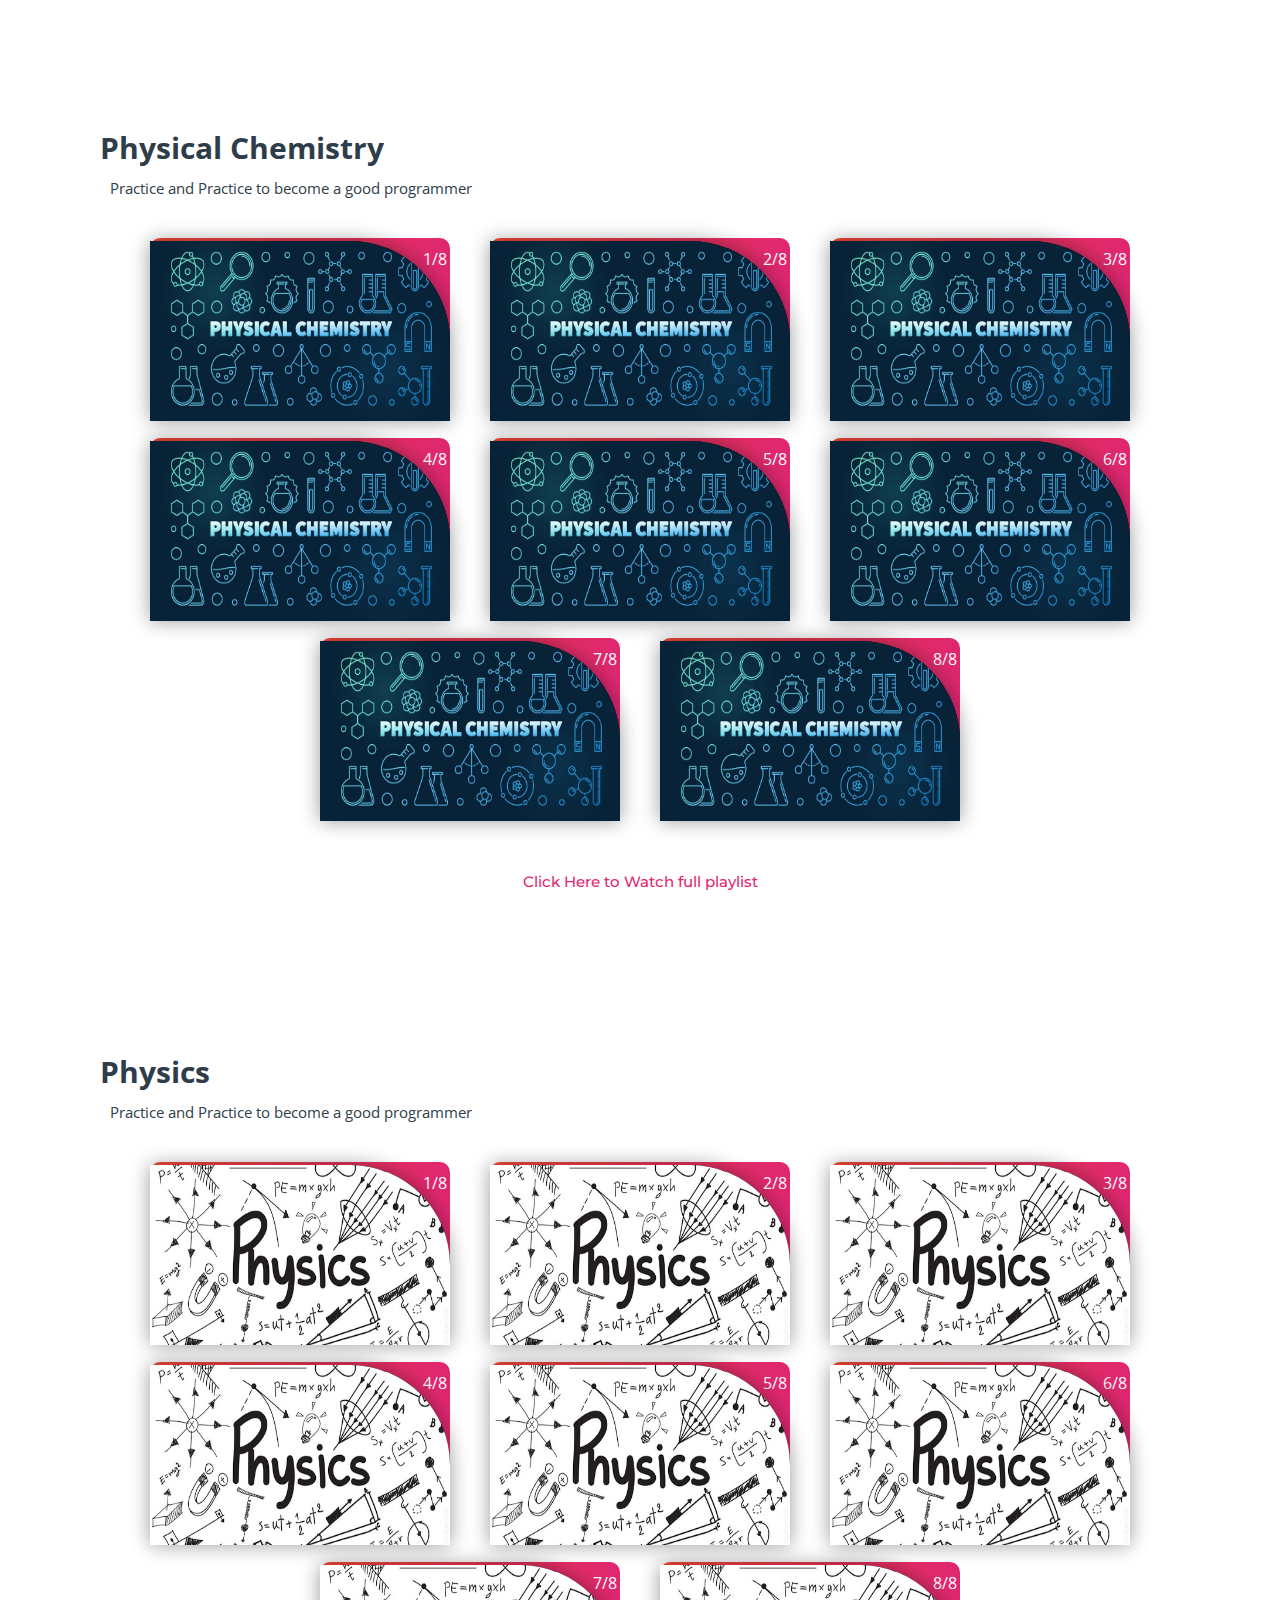
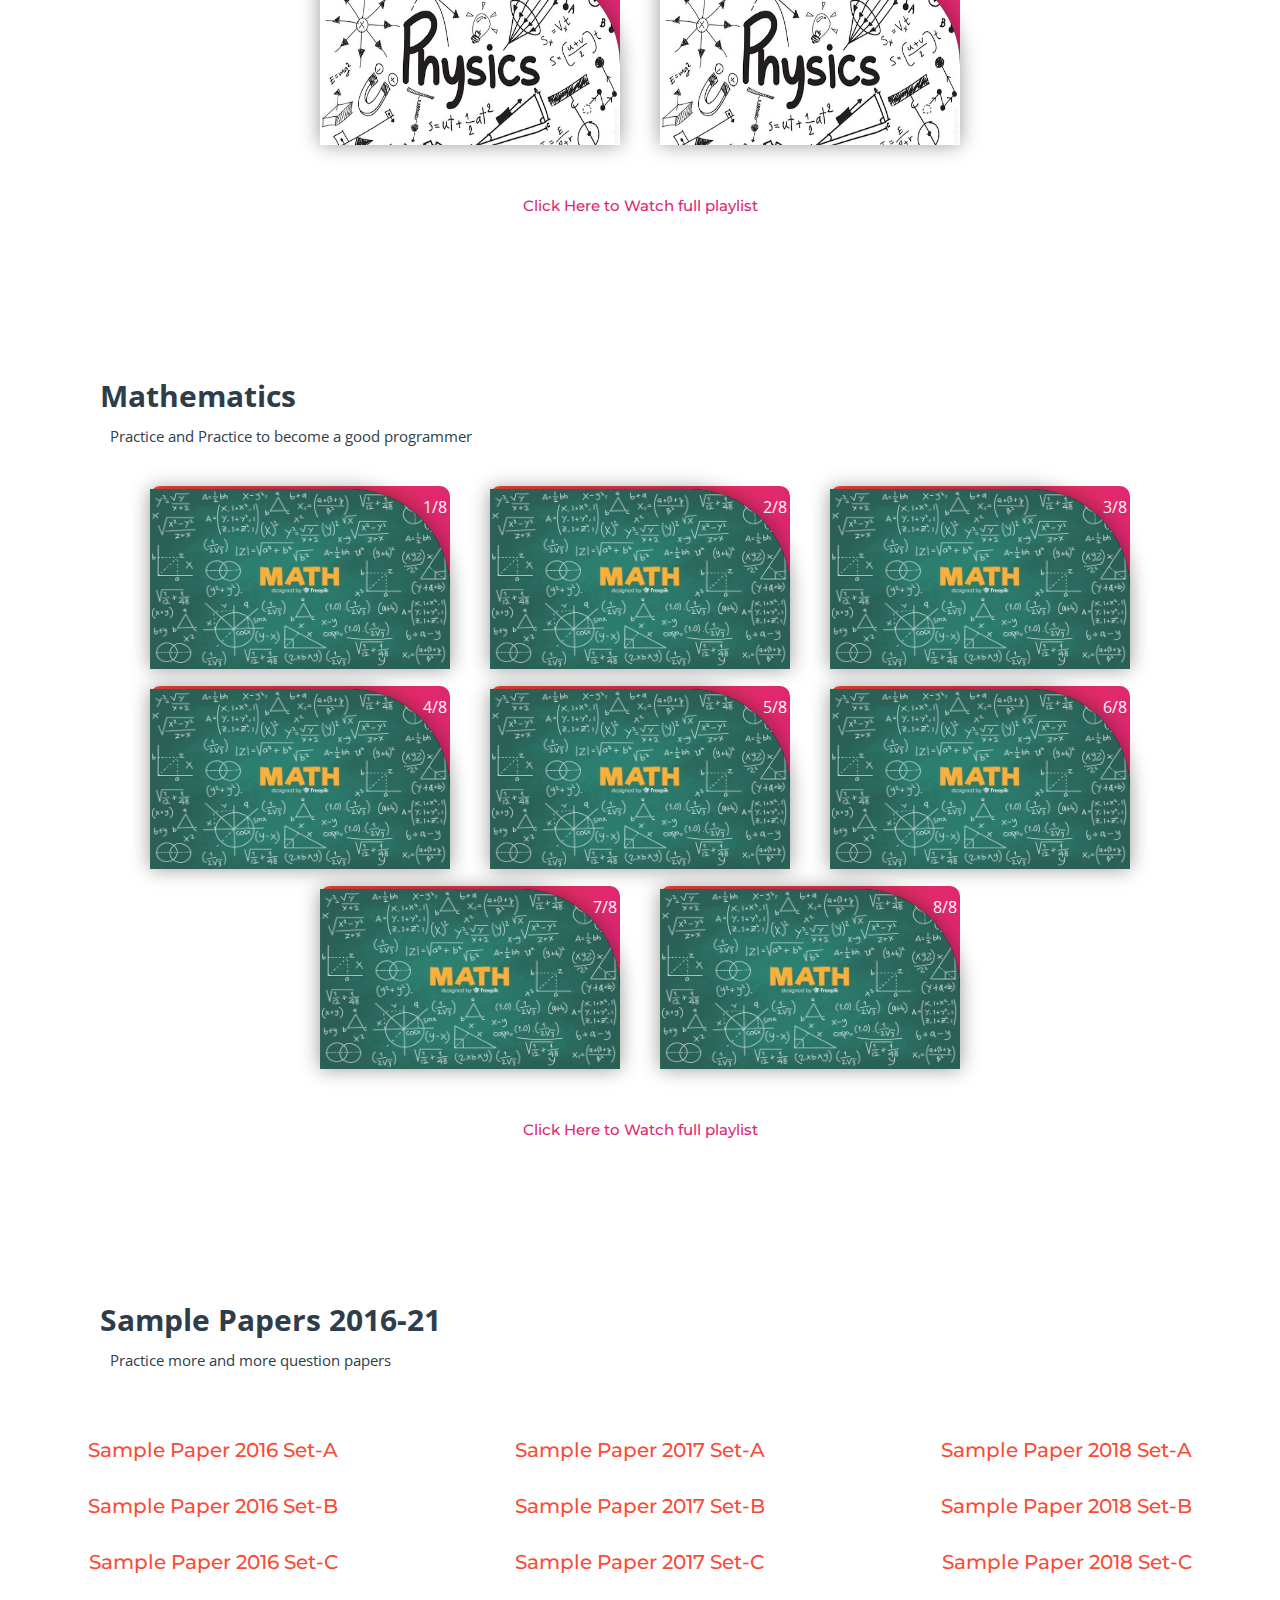
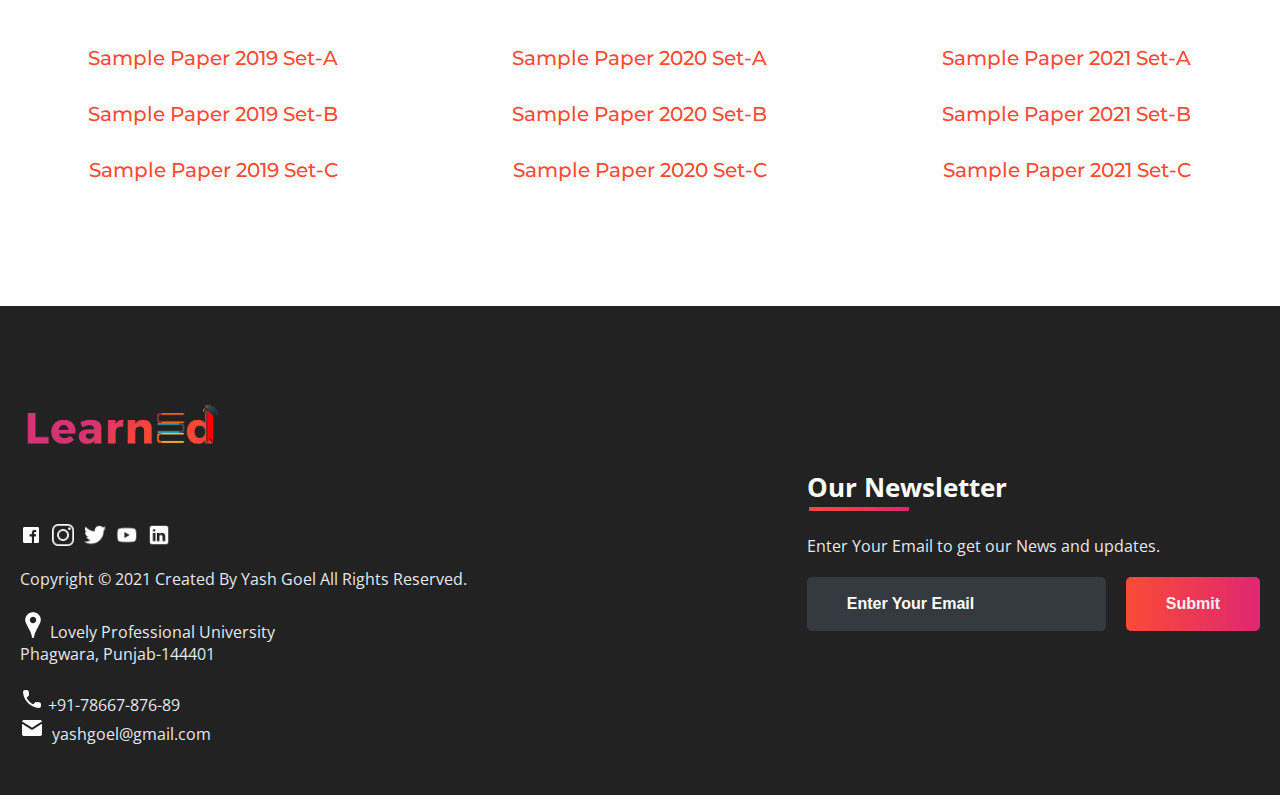
<file: subjects/jee.html>
<!DOCTYPE html>
<html>
<head>
	<link rel="shortcut icon" type="png" href="../images/icon/favicon.png">
	<title>Prepare for JEE Mains & Advanced</title>
	<link rel="stylesheet" type="text/css" href="subjects.css">
	<script type="text/javascript" src="../script.js"></script>
</head>
<body>

	<!-- NAVIGATION -->
	<header>
		<div class="nav" id="nav">
			<div id="learned-logo">
			<a href="../index.html"><img src="../images/icon/logo.png" style="width: 120px;"></a></div>
			<ul id="list-switch">
				<li><a href="#"><img src="../images/courses/d1.png" class="icon">JEE</a></li>
				<li><a href="gate.html"><img src="../images/courses/paper.png" class="icon">GATE</a></li>
				<li><a href="computer_courses.html"><img src="../images/courses/computer.png" class="icon">Computer Courses</a></li>
				<li><a href="computer_courses.html#data"><img src="../images/courses/data.png" class="icon">Data Structures</a></li>
				<li><a href="computer_courses.html#algo"><img src="../images/courses/algo.png" class="icon">Algorithm</a></li>
			</ul>
			<div class="search" id="search-switch">
				<input type="text" placeholder="Search" class="srch"><button id="srchbtn"><img src="../images/icon/search.png"></button>
			</div>
		</div>
	</header>

	<div class="title">
		<span>Prepare for JEE Mains & Advanced<br>on LearnEd</span>
		<div class="shortdesc">
			<p>Learn your basic concepts to prepare for a career in<br>Engineering and Medical fields</p>
		</div>
	</div>

<!-- Quick Links -->
	<div class="course">
		<div class="cbox">
		<div class="det"><a href="https://en.wikipedia.org/wiki/Projectile" target="_blank">Projectile</a></div>
		<div class="det"><a href="https://en.wikipedia.org/wiki/Snell%27s_law" target="_blank">Snell's Law</a></div>
		<div class="det"><a href="https://en.wikipedia.org/wiki/Light" target="_blank">Light</a></div>
		<div class="det"><a href="https://en.wikipedia.org/wiki/Maxwell%27s_equations" target="_blank">Maxwell Equations</a></div>
		<div class="det"><a href="https://en.wikipedia.org/wiki/Laser" target="_blank">LASER</a></div>
		<div class="det"><a href="https://en.wikipedia.org/wiki/Gravity" target="_blank">Gravitation</a></div>
		<div class="det"><a href="https://en.wikipedia.org/wiki/Inertia" target="_blank">Inertia</a></div>
		<div class="det"><a href="https://en.wikipedia.org/wiki/Current" target="_blank">Current</a></div>
		</div>
		<div class="cbox">
		<div class="det"><a href="#organic">Organic Chemistry</a></div>
		<div class="det"><a href="https://en.wikipedia.org/wiki/Thermodynamics" target="_blank">Thermodynamics</a></div>
		<div class="det"><a href="https://en.wikipedia.org/wiki/Chemical_process" target="_blank">Chemical Process</a></div>
		<div class="det"><a href="#physical">Physical Chemistry</a></div>
		<div class="det"><a href="#inorganic">Inorganic Chemistry</a></div>
		<div class="det"><a href="https://en.wikipedia.org/wiki/Periodic_table" target="_blank">Periodic Table</a></div>
		<div class="det"><a href="https://en.wikipedia.org/wiki/Equilibrium" target="_blank">Equilibrium</a></div>
		</div>
		<div class="cbox">
		<div class="det"><a href="#math">Differential</a></div>
		<div class="det"><a href="#math">Calculus</a></div>
		<div class="det"><a href="#math">Algebra</a></div>
		<div class="det"><a href="#math">Trigonometry</a></div>
		<div class="det"><a href="#math">Integration</a></div>
		<div class="det"><a href="#math">Matrices</a></div>
		<div class="det"><a href="#math">Determinants</a></div>
		<div class="det"><a href="#math">Differentiation</a></div>
		</div>
	</div>

	<div class="inbt">
		Accelerate your career with JEE Main & Advanced programs
	</div>

<!-- COURSES AVAILABLE -->
	<div class="ccard">
	<center>
		<div class="ccardbox">
			<div class="dcard">
				<div class="fpart"><img src="../images/courses/organic.jpg"></div>
				<a href="#organic"><div class="spart">2 Courses <img src="../images/icon/dropdown.png"></div></a>
			</div>
			<div class="dcard">
				<div class="fpart"><img src="../images/courses/inorganic.jpg"></div>
				<a href="#inorganic"><div class="spart">5 Courses <img src="../images/icon/dropdown.png"></div></a>
			</div>
			<div class="dcard">
				<div class="fpart"><img src="../images/courses/physical.jpg"></div>
				<a href="#physical"><div class="spart">3 Courses <img src="../images/icon/dropdown.png"></div></a>
			</div>
		</div>
		<div class="ccardbox">
			<div class="dcard">
				<div class="fpart"><img src="../images/courses/physics.jpg"></div>
				<a href="#physics"><div class="spart">6 Courses <img src="../images/icon/dropdown.png"></div></a>
			</div>
			<div class="dcard">
				<div class="fpart"><img src="../images/courses/math.jpg"></div>
				<a href="#math"><div class="spart">2 Courses <img src="../images/icon/dropdown.png"></div></a>
			</div>
			<div class="dcard">
				<div class="fpart"><img src="../images/courses/paper-download.png"></div>
				<a href="#sample_papers"><div class="spart">1 Courses <img src="../images/icon/dropdown.png"></div></a>
			</div>
		</div>
	</center>
	</div>

<!-- VIDEOS SECTION -->
	<div class="title2" id="organic">
		<span>Organic Chemistry</span>
		<div class="shortdesc2">
			<p>Practice and Practice to become a good programmer</p>
		</div>
	</div>

	<center>
		<div class="ccardbox2">
			<div class="dcard2"><span class="tag" >1/8</span>
				<div class="fpart2"><img src="../images/courses/organic.jpg">
					<iframe src="https://www.youtube.com/embed/Iuo9PpGE04Y" frameborder="0" allow="accelerometer; autoplay; encrypted-media; gyroscope; picture-in-picture" allowfullscreen></iframe>
				</div>
			</div>
			<div class="dcard2"><span class="tag" >2/8</span>
				<div class="fpart2"><img src="../images/courses/organic.jpg">
					<iframe src="https://www.youtube.com/embed/Iuo9PpGE04Y" frameborder="0" allow="accelerometer; autoplay; encrypted-media; gyroscope; picture-in-picture" allowfullscreen></iframe>
				</div>
			</div>
			<div class="dcard2"><span class="tag" >3/8</span>
				<div class="fpart2"><img src="../images/courses/organic.jpg">
					<iframe src="https://www.youtube.com/embed/Iuo9PpGE04Y" frameborder="0" allow="accelerometer; autoplay; encrypted-media; gyroscope; picture-in-picture" allowfullscreen></iframe>
				</div>
			</div>
			<div class="dcard2"><span class="tag" >4/8</span>
				<div class="fpart2"><img src="../images/courses/organic.jpg">
					<iframe src="https://www.youtube.com/embed/Iuo9PpGE04Y" frameborder="0" allow="accelerometer; autoplay; encrypted-media; gyroscope; picture-in-picture" allowfullscreen></iframe>
				</div>
			</div>

			<div class="dcard2"><span class="tag" >5/8</span>
				<div class="fpart2"><img src="../images/courses/organic.jpg">
					<iframe src="https://www.youtube.com/embed/Iuo9PpGE04Y" frameborder="0" allow="accelerometer; autoplay; encrypted-media; gyroscope; picture-in-picture" allowfullscreen></iframe>
				</div>
			</div>
			<div class="dcard2"><span class="tag" >6/8</span>
				<div class="fpart2"><img src="../images/courses/organic.jpg">
					<iframe src="https://www.youtube.com/embed/Iuo9PpGE04Y" frameborder="0" allow="accelerometer; autoplay; encrypted-media; gyroscope; picture-in-picture" allowfullscreen></iframe>
				</div>
			</div>
			<div class="dcard2"><span class="tag" >7/8</span>
				<div class="fpart2"><img src="../images/courses/organic.jpg">
					<iframe src="https://www.youtube.com/embed/Iuo9PpGE04Y" frameborder="0" allow="accelerometer; autoplay; encrypted-media; gyroscope; picture-in-picture" allowfullscreen></iframe>
				</div>
			</div>
			<div class="dcard2"><span class="tag" >8/8</span>
				<div class="fpart2"><img src="../images/courses/organic.jpg">
					<iframe src="https://www.youtube.com/embed/Iuo9PpGE04Y" frameborder="0" allow="accelerometer; autoplay; encrypted-media; gyroscope; picture-in-picture" allowfullscreen></iframe>
				</div>
			</div>
		</div>
	</center>
<br><br>
	<div class="click-me">
		<a href="https://www.youtube.com/watch?v=IsLyduxZ9sc&list=PLX9Zi6XTqOKQ7TdRz0QynGIKuMV9Q2H8E" target="_blank">Click Here to Watch full playlist</a>
	</div>

<!-- VIDEOS SECTION -->

	<div class="title2" id="inorganic">
		<span>Inorganic Chemistry</span>
		<div class="shortdesc2">
			<p>Practice and Practice to become a good programmer</p>
		</div>
	</div>
	<center>
		<div class="ccardbox2">
			<div class="dcard2"><span class="tag" >1/8</span>
				<div class="fpart2"><img src="../images/courses/inorganic.jpg">
					<iframe src="https://www.youtube.com/embed/Iuo9PpGE04Y" frameborder="0" allow="accelerometer; autoplay; encrypted-media; gyroscope; picture-in-picture" allowfullscreen></iframe>
				</div>
			</div>
			<div class="dcard2"><span class="tag" >2/8</span>
				<div class="fpart2"><img src="../images/courses/inorganic.jpg">
					<iframe src="https://www.youtube.com/embed/Iuo9PpGE04Y" frameborder="0" allow="accelerometer; autoplay; encrypted-media; gyroscope; picture-in-picture" allowfullscreen></iframe>
				</div>
			</div>
			<div class="dcard2"><span class="tag" >3/8</span>
				<div class="fpart2"><img src="../images/courses/inorganic.jpg">
					<iframe src="https://www.youtube.com/embed/Iuo9PpGE04Y" frameborder="0" allow="accelerometer; autoplay; encrypted-media; gyroscope; picture-in-picture" allowfullscreen></iframe>
				</div>
			</div>
			<div class="dcard2"><span class="tag" >4/8</span>
				<div class="fpart2"><img src="../images/courses/inorganic.jpg">
					<iframe src="https://www.youtube.com/embed/Iuo9PpGE04Y" frameborder="0" allow="accelerometer; autoplay; encrypted-media; gyroscope; picture-in-picture" allowfullscreen></iframe>
				</div>
			</div>

			<div class="dcard2"><span class="tag" >5/8</span>
				<div class="fpart2"><img src="../images/courses/inorganic.jpg">
					<iframe src="https://www.youtube.com/embed/Iuo9PpGE04Y" frameborder="0" allow="accelerometer; autoplay; encrypted-media; gyroscope; picture-in-picture" allowfullscreen></iframe>
				</div>
			</div>
			<div class="dcard2"><span class="tag" >6/8</span>
				<div class="fpart2"><img src="../images/courses/inorganic.jpg">
					<iframe src="https://www.youtube.com/embed/Iuo9PpGE04Y" frameborder="0" allow="accelerometer; autoplay; encrypted-media; gyroscope; picture-in-picture" allowfullscreen></iframe>
				</div>
			</div>
			<div class="dcard2"><span class="tag" >7/8</span>
				<div class="fpart2"><img src="../images/courses/inorganic.jpg">
					<iframe src="https://www.youtube.com/embed/Iuo9PpGE04Y" frameborder="0" allow="accelerometer; autoplay; encrypted-media; gyroscope; picture-in-picture" allowfullscreen></iframe>
				</div>
			</div>
			<div class="dcard2"><span class="tag" >8/8</span>
				<div class="fpart2"><img src="../images/courses/inorganic.jpg">
					<iframe src="https://www.youtube.com/embed/Iuo9PpGE04Y" frameborder="0" allow="accelerometer; autoplay; encrypted-media; gyroscope; picture-in-picture" allowfullscreen></iframe>
				</div>
			</div>
		</div>
	</center>
<br><br>
	<div class="click-me">
		<a href="https://www.youtube.com/watch?v=IsLyduxZ9sc&list=PLX9Zi6XTqOKQ7TdRz0QynGIKuMV9Q2H8E" target="_blank">Click Here to Watch full playlist</a>
	</div>

<!-- VIDEOS SECTION -->

	<div class="title2" id="physical">
		<span>Physical Chemistry</span>
		<div class="shortdesc2">
			<p>Practice and Practice to become a good programmer</p>
		</div>
	</div>
	<center>
		<div class="ccardbox2">
			<div class="dcard2"><span class="tag" >1/8</span>
				<div class="fpart2"><img src="../images/courses/physical.jpg">
					<iframe src="https://www.youtube.com/embed/Iuo9PpGE04Y" frameborder="0" allow="accelerometer; autoplay; encrypted-media; gyroscope; picture-in-picture" allowfullscreen></iframe>
				</div>
			</div>
			<div class="dcard2"><span class="tag" >2/8</span>
				<div class="fpart2"><img src="../images/courses/physical.jpg">
					<iframe src="https://www.youtube.com/embed/Iuo9PpGE04Y" frameborder="0" allow="accelerometer; autoplay; encrypted-media; gyroscope; picture-in-picture" allowfullscreen></iframe>
				</div>
			</div>
			<div class="dcard2"><span class="tag" >3/8</span>
				<div class="fpart2"><img src="../images/courses/physical.jpg">
					<iframe src="https://www.youtube.com/embed/Iuo9PpGE04Y" frameborder="0" allow="accelerometer; autoplay; encrypted-media; gyroscope; picture-in-picture" allowfullscreen></iframe>
				</div>
			</div>
			<div class="dcard2"><span class="tag" >4/8</span>
				<div class="fpart2"><img src="../images/courses/physical.jpg">
					<iframe src="https://www.youtube.com/embed/Iuo9PpGE04Y" frameborder="0" allow="accelerometer; autoplay; encrypted-media; gyroscope; picture-in-picture" allowfullscreen></iframe>
				</div>
			</div>

			<div class="dcard2"><span class="tag" >5/8</span>
				<div class="fpart2"><img src="../images/courses/physical.jpg">
					<iframe src="https://www.youtube.com/embed/Iuo9PpGE04Y" frameborder="0" allow="accelerometer; autoplay; encrypted-media; gyroscope; picture-in-picture" allowfullscreen></iframe>
				</div>
			</div>
			<div class="dcard2"><span class="tag" >6/8</span>
				<div class="fpart2"><img src="../images/courses/physical.jpg">
					<iframe src="https://www.youtube.com/embed/Iuo9PpGE04Y" frameborder="0" allow="accelerometer; autoplay; encrypted-media; gyroscope; picture-in-picture" allowfullscreen></iframe>
				</div>
			</div>
			<div class="dcard2"><span class="tag" >7/8</span>
				<div class="fpart2"><img src="../images/courses/physical.jpg">
					<iframe src="https://www.youtube.com/embed/Iuo9PpGE04Y" frameborder="0" allow="accelerometer; autoplay; encrypted-media; gyroscope; picture-in-picture" allowfullscreen></iframe>
				</div>
			</div>
			<div class="dcard2"><span class="tag" >8/8</span>
				<div class="fpart2"><img src="../images/courses/physical.jpg">
					<iframe src="https://www.youtube.com/embed/Iuo9PpGE04Y" frameborder="0" allow="accelerometer; autoplay; encrypted-media; gyroscope; picture-in-picture" allowfullscreen></iframe>
				</div>
			</div>
		</div>
	</center>
<br><br>
	<div class="click-me">
		<a href="https://www.youtube.com/watch?v=IsLyduxZ9sc&list=PLX9Zi6XTqOKQ7TdRz0QynGIKuMV9Q2H8E" target="_blank">Click Here to Watch full playlist</a>
	</div>



	<div class="title2" id="physics">
		<span>Physics</span>
		<div class="shortdesc2">
			<p>Practice and Practice to become a good programmer</p>
		</div>
	</div>
	<center>
		<div class="ccardbox2">
			<div class="dcard2"><span class="tag" >1/8</span>
				<div class="fpart2"><img src="../images/courses/physics.jpg">
					<iframe src="https://www.youtube.com/embed/Iuo9PpGE04Y" frameborder="0" allow="accelerometer; autoplay; encrypted-media; gyroscope; picture-in-picture" allowfullscreen></iframe>
				</div>
			</div>
			<div class="dcard2"><span class="tag" >2/8</span>
				<div class="fpart2"><img src="../images/courses/physics.jpg">
					<iframe src="https://www.youtube.com/embed/Iuo9PpGE04Y" frameborder="0" allow="accelerometer; autoplay; encrypted-media; gyroscope; picture-in-picture" allowfullscreen></iframe>
				</div>
			</div>
			<div class="dcard2"><span class="tag" >3/8</span>
				<div class="fpart2"><img src="../images/courses/physics.jpg">
					<iframe src="https://www.youtube.com/embed/Iuo9PpGE04Y" frameborder="0" allow="accelerometer; autoplay; encrypted-media; gyroscope; picture-in-picture" allowfullscreen></iframe>
				</div>
			</div>
			<div class="dcard2"><span class="tag" >4/8</span>
				<div class="fpart2"><img src="../images/courses/physics.jpg">
					<iframe src="https://www.youtube.com/embed/Iuo9PpGE04Y" frameborder="0" allow="accelerometer; autoplay; encrypted-media; gyroscope; picture-in-picture" allowfullscreen></iframe>
				</div>
			</div>

			<div class="dcard2"><span class="tag" >5/8</span>
				<div class="fpart2"><img src="../images/courses/physics.jpg">
					<iframe src="https://www.youtube.com/embed/Iuo9PpGE04Y" frameborder="0" allow="accelerometer; autoplay; encrypted-media; gyroscope; picture-in-picture" allowfullscreen></iframe>
				</div>
			</div>
			<div class="dcard2"><span class="tag" >6/8</span>
				<div class="fpart2"><img src="../images/courses/physics.jpg">
					<iframe src="https://www.youtube.com/embed/Iuo9PpGE04Y" frameborder="0" allow="accelerometer; autoplay; encrypted-media; gyroscope; picture-in-picture" allowfullscreen></iframe>
				</div>
			</div>
			<div class="dcard2"><span class="tag" >7/8</span>
				<div class="fpart2"><img src="../images/courses/physics.jpg">
					<iframe src="https://www.youtube.com/embed/Iuo9PpGE04Y" frameborder="0" allow="accelerometer; autoplay; encrypted-media; gyroscope; picture-in-picture" allowfullscreen></iframe>
				</div>
			</div>
			<div class="dcard2"><span class="tag" >8/8</span>
				<div class="fpart2"><img src="../images/courses/physics.jpg">
					<iframe src="https://www.youtube.com/embed/Iuo9PpGE04Y" frameborder="0" allow="accelerometer; autoplay; encrypted-media; gyroscope; picture-in-picture" allowfullscreen></iframe>
				</div>
			</div>
		</div>
	</center>
<br><br>
	<div class="click-me">
		<a href="https://www.youtube.com/watch?v=IsLyduxZ9sc&list=PLX9Zi6XTqOKQ7TdRz0QynGIKuMV9Q2H8E" target="_blank">Click Here to Watch full playlist</a>
	</div>





	<div class="title2" id="math">
		<span>Mathematics</span>
		<div class="shortdesc2">
			<p>Practice and Practice to become a good programmer</p>
		</div>
	</div>
	<center>
		<div class="ccardbox2">
			<div class="dcard2"><span class="tag" >1/8</span>
				<div class="fpart2"><img src="../images/courses/math.jpg">
					<iframe src="https://www.youtube.com/embed/Iuo9PpGE04Y" frameborder="0" allow="accelerometer; autoplay; encrypted-media; gyroscope; picture-in-picture" allowfullscreen></iframe>
				</div>
			</div>
			<div class="dcard2"><span class="tag" >2/8</span>
				<div class="fpart2"><img src="../images/courses/math.jpg">
					<iframe src="https://www.youtube.com/embed/Iuo9PpGE04Y" frameborder="0" allow="accelerometer; autoplay; encrypted-media; gyroscope; picture-in-picture" allowfullscreen></iframe>
				</div>
			</div>
			<div class="dcard2"><span class="tag" >3/8</span>
				<div class="fpart2"><img src="../images/courses/math.jpg">
					<iframe src="https://www.youtube.com/embed/Iuo9PpGE04Y" frameborder="0" allow="accelerometer; autoplay; encrypted-media; gyroscope; picture-in-picture" allowfullscreen></iframe>
				</div>
			</div>
			<div class="dcard2"><span class="tag" >4/8</span>
				<div class="fpart2"><img src="../images/courses/math.jpg">
					<iframe src="https://www.youtube.com/embed/Iuo9PpGE04Y" frameborder="0" allow="accelerometer; autoplay; encrypted-media; gyroscope; picture-in-picture" allowfullscreen></iframe>
				</div>
			</div>

			<div class="dcard2"><span class="tag" >5/8</span>
				<div class="fpart2"><img src="../images/courses/math.jpg">
					<iframe src="https://www.youtube.com/embed/Iuo9PpGE04Y" frameborder="0" allow="accelerometer; autoplay; encrypted-media; gyroscope; picture-in-picture" allowfullscreen></iframe>
				</div>
			</div>
			<div class="dcard2"><span class="tag" >6/8</span>
				<div class="fpart2"><img src="../images/courses/math.jpg">
					<iframe src="https://www.youtube.com/embed/Iuo9PpGE04Y" frameborder="0" allow="accelerometer; autoplay; encrypted-media; gyroscope; picture-in-picture" allowfullscreen></iframe>
				</div>
			</div>
			<div class="dcard2"><span class="tag" >7/8</span>
				<div class="fpart2"><img src="../images/courses/math.jpg">
					<iframe src="https://www.youtube.com/embed/Iuo9PpGE04Y" frameborder="0" allow="accelerometer; autoplay; encrypted-media; gyroscope; picture-in-picture" allowfullscreen></iframe>
				</div>
			</div>
			<div class="dcard2"><span class="tag" >8/8</span>
				<div class="fpart2"><img src="../images/courses/math.jpg">
					<iframe src="https://www.youtube.com/embed/Iuo9PpGE04Y" frameborder="0" allow="accelerometer; autoplay; encrypted-media; gyroscope; picture-in-picture" allowfullscreen></iframe>
				</div>
			</div>
		</div>
	</center>

<br><br>
	<div class="click-me">
		<a href="https://www.youtube.com/watch?v=IsLyduxZ9sc&list=PLX9Zi6XTqOKQ7TdRz0QynGIKuMV9Q2H8E" target="_blank">Click Here to Watch full playlist</a>
	</div>


<!-- SAMPLE PAPERS -->
	<div class="title2" id="sample_papers">
		<span>Sample Papers 2016-21</span>
		<div class="shortdesc2">
			<p>Practice more and more question papers</p>
		</div>
	</div>

	<div class="sample">
		<ul>
			<li><a href="../samplePapers/p1.pdf" target="_blank">Sample Paper 2016 Set-A</a></li>
			<li><a href="../samplePapers/p2.pdf" target="_blank">Sample Paper 2016 Set-B</a></li>
			<li><a href="../samplePapers/p3.pdf" target="_blank">Sample Paper 2016 Set-C</a></li>
		</ul>
		<ul>
			<li><a href="../samplePapers/p1.pdf" target="_blank">Sample Paper 2017 Set-A</a></li>
			<li><a href="../samplePapers/p2.pdf" target="_blank">Sample Paper 2017 Set-B</a></li>
			<li><a href="../samplePapers/p3.pdf" target="_blank">Sample Paper 2017 Set-C</a></li>
		</ul>
		<ul>
			<li><a href="../samplePapers/p1.pdf" target="_blank">Sample Paper 2018 Set-A</a></li>
			<li><a href="../samplePapers/p2.pdf" target="_blank">Sample Paper 2018 Set-B</a></li>
			<li><a href="../samplePapers/p3.pdf" target="_blank">Sample Paper 2018 Set-C</a></li>
		</ul>
	</div>
	<div class="sample lastSample">
		<ul>
			<li><a href="../samplePapers/p1.pdf" target="_blank">Sample Paper 2019 Set-A</a></li>
			<li><a href="../samplePapers/p2.pdf" target="_blank">Sample Paper 2019 Set-B</a></li>
			<li><a href="../samplePapers/p3.pdf" target="_blank">Sample Paper 2019 Set-C</a></li>
		</ul>
		<ul>
			<li><a href="../samplePapers/p1.pdf" target="_blank">Sample Paper 2020 Set-A</a></li>
			<li><a href="../samplePapers/p2.pdf" target="_blank">Sample Paper 2020 Set-B</a></li>
			<li><a href="../samplePapers/p3.pdf" target="_blank">Sample Paper 2020 Set-C</a></li>
		</ul>
		<ul>
			<li><a href="../samplePapers/p1.pdf" target="_blank">Sample Paper 2021 Set-A</a></li>
			<li><a href="../samplePapers/p2.pdf" target="_blank">Sample Paper 2021 Set-B</a></li>
			<li><a href="../samplePapers/p3.pdf" target="_blank">Sample Paper 2021 Set-C</a></li>
		</ul>
	</div>

<!-- FOOTER -->
	<footer>
		<div class="footer-container">
			<div class="left-col">
			<img src="../images/icon/logo.png" style="width: 200px;">
				<div class="logo"></div>
				<div class="social-media">
					<a href="#"><img src="../images/icon\fb.png"></a>
					<a href="#"><img src="../images/icon\insta.png"></a>
					<a href="#"><img src="../images/icon\tt.png"></a>
					<a href="#"><img src="../images/icon\ytube.png"></a>
					<a href="#"><img src="../images/icon\linkedin.png"></a>
				</div><br><br>
				<p class="rights-text">Copyright © 2021 Created By Yash Goel All Rights Reserved.</p>
				<br><p><img src="../images/icon/location.png"> Lovely Professional University<br>Phagwara, Punjab-144401</p><br>
				<p><img src="../images/icon/phone.png"> +91-78667-876-89<br><img src="../images/icon/mail.png">&nbsp; yashgoel@gmail.com</p>
			</div>
			<div class="right-col">
				<h1 style="color: #fff">Our Newsletter</h1>
				<div class="border"></div><br>
				<p>Enter Your Email to get our News and updates.</p>
				<form class="newsletter-form">
					<input class="txtb" type="email" placeholder="Enter Your Email">
					<input class="btn" type="submit" value="Submit">
				</form>
			</div>
		</div>
	</footer>
</body>
</html>
</file>
<file: style.css>
@import url('https://fonts.googleapis.com/css?family=Montserrat:500&display=swap');
@import url('https://fonts.googleapis.com/css?family=Dancing+Script&display=swap');
@import url('https://fonts.googleapis.com/css?family=Open+Sans&display=swap');

* {
	box-sizing: border-box;
	margin: 0;
	padding: 0;
}
html {
	scroll-behavior: smooth;
}
body {
	background: #FFF;
	font-family: 'Open Sans', sans-serif;
}

/*Navigation Bar*/
.nav {
	width: 100%;
	background-color: #fff;
	display: flex;
	flex-wrap: wrap;
	justify-content: space-between;
	align-items: center;
	padding: 0px 2%;
	position: fixed;
	top: 0px;
	z-index: 10;
	box-shadow: 1px 1px 10px rgba(0,0,0,0.5);
}
.nav li, a, button {
	float: left;
	font-family: "Montserrat", sans-serif;
	font-weight: 500;
	font-size: 15px;
	color: #2E3D49;
	display: block;
	text-decoration: none;
	text-align: center;
}
.nav ul li img {
	width: 20px;
	margin-right: 10px;
	padding-top: 5px;
	transform: translateY(5px);
}
.nav ul li {
	list-style: none;
	display: inline-block;
	padding: 0px 20px;
}
.nav ul li a {
	transition: all 0.3s ease 0s;
}
.nav ul li a:hover {
	color: #FA4B37;
}
.nav button {
	padding: 9px 25px;
	background: linear-gradient(to right, #FA4B37, #DF2771);
	color: #fff;
	border: none;
	border-radius: 5px;
	cursor: pointer;
	outline: none;
	transition: all 0.3s ease 0s;
}
#srchbtn {
	padding: 9px 20px;
}
#srchbtn img {
	width: 15px;
}
.nav button:hover {
	opacity: .9;
}

/*Search Bar*/
.nav .search {
	float: right;
}
.nav .search .srch {
	font-size: 17px;
	width: 300px;
	border: none;
	outline: none;
	border-bottom: 2px solid #FA4B37;
	padding: 9px;
}
.nav .search button {
	margin-right: 5px;
	float: right;
	margin-left: 10px;
}

/*Fixed Background Wallpaper*/
.banner {
	color: #fff;
	width: 100%;
	height: 100vh;
	display: flex;
	justify-content: space-around;
	align-items: center;
	background-image: linear-gradient(rgba(0,0,0,0),rgba(0,0,0,0.5)),url("images/extra/b2.jpg");
	background-size: cover;
	background-attachment: fixed;
}
.banner .content {
	width: 90%;
	display: grid;
	width: 100%;
	align-items: center;
	opacity: 1;
	padding: 2%;
	justify-content: space-around;
}
.content h1 {
	font-family: 'Montserrat', sans-serif;
	text-align: center;
	font-size: 60px;
}
.content h4 {
	margin-top: 20px;
	font-size: 15px;
	text-align: center;
	font-family: cursive;
}
.content .search2 {
	margin: 40px;
	width: 75%;
	margin-left: 10%;
	background: #000;
	display: flex;
	justify-content: space-between;
}
.search2 .srchbox {
	width: 90%;
	padding: 15px;
	background: rgba(255,255,255, 0.9);
	outline: none;
	border: none;
}
.content .search2 span {
	background: linear-gradient(to right, #FA4B37, #DF2771);
	cursor: pointer;
	padding: 15px 21px;
}
.content .search2 img {
	width: 20px;
}

/*Common things in all sections*/
#about_section, #portfolio_section, #team_section, #services_section, #contactus_section {
	font-family: 'Open Sans', sans-serif;
	color: #2E3D49;
	position: relative;
}
.diffSection {
	width: 100%;
	/*position: relative;*/
	justify-content: center;
	align-items: center;
}
.diffSection .content {
	margin: 10px;
	text-align: center;
	padding: 10px 100px;
	font-size: 1.1em;
}

/*PORTFOLIO*/
.extra {
	width: 100%;
}
.extra p {
	padding: 30px;
	padding-bottom: 150px;
	font-size: 50px;
	text-align: center;
	color: #fff;
	background-image: linear-gradient(rgba(0,0,0,0),rgba(0,0,0,0.7)),url("images/extra/b1.jpg");
	background-size: cover;
	background-attachment: fixed;
	font-family: cursive;
	z-index: -9;
}
.smbox {
	display: flex;
	flex-wrap: wrap;
	transform: translateY(-100px);
	justify-content: center;
}
.smbox span {
	margin: 1%;
	background: #fff;
	box-shadow: inset 0px 0px 25px rgba(0,0,0,0.2),
						0 0 40px rgba(0,0,0,0.3);
	border-radius: 10px;
	padding: 30px 50px;
	cursor: pointer;
}
.smbox span:hover {
	transform: scale(1.3);
	transition: .5s ease;
}
.smbox .data {
	font-size: 80px;
	color: #FA6146;
}
.smbox .det {
	font-size: 20px;
	color: #272529;
	font-family: cursive;
}

/*Title*/
.title {
	margin-top: 100px;
	font-family: 'Open Sans', sans-serif;
	font-size: 30px;
	text-align: center;
	color: #2E3D49;
}

/*ABOUT*/
.about-content {
	width: 100%;
	position: relative;
	justify-content: center;
	flex-wrap: wrap;
	display: flex;
	align-items: center;
}
.about-content .side-text {
	width: 550px;
	padding: 50px 40px;
	background: #fff;
	box-shadow: 2px 0 100px rgba(0,0,0,0.3);
	border-radius: 5px;
	text-align: justify;
	line-height: 22px;
}
.about-content .side-text h2 {
	padding: 10px;
}
.about-content .side-text p {
	padding: 10px;
}
.about-content .side-image img {
	width: 90%;
	border-radius: 5px;
}

/*POPULAR SUBJECTS*/
.cbox {
	position: relative;
	width: 100%;
	display: inline-flex;
	flex-wrap: wrap;
	justify-content: center;
}
.cbox .det {
	width: 250px;
	height: 80px;
	margin: 10px;
	background: #fff;
	cursor: pointer;
}
.cbox .det a{
	justify-content: space-around;
	width: 250px;
	padding: 28px;
	border-radius: 10px;
	border: 1px solid #FA4B37;
	font-size: 15px;
	color: #272529;
	font-family: cursive;
	text-decoration: none;
}
.cbox .det a:hover {
	background: linear-gradient(to right, #FA4B37, #DF2771);
	color: white;
}
.cbox .det a:hover img{
	filter: brightness(100);
}
.cbox img {
	width: 20px;
	margin-right: 20px;
}

/*Service Section*/
.service-swipe {
	display: flex;
	flex-wrap: wrap;
	justify-content: center;
	align-items: center;
	background-image: linear-gradient(rgba(0,0,0,0),rgba(0,0,0,0.7)),url("images/extra/b3.jpg");
	background-size: cover;
	background-attachment: fixed;
}
.service-swipe .s-card img {
	width: 100px;
}
.service-swipe a {
	padding: 0;
	margin: 40px 10px;
}
.service-swipe .s-card {
	display: flex;
	justify-content: space-around;
	padding: 10px;
	align-items: center;
	text-align: center;
	width: 350px;
	height: 200px;
	box-shadow: inset 0 0 20px rgba(255,255,255,0.05),
					0 0 50px rgba(0,0,0,0.8);
	border-radius: 5px;
	cursor: pointer;
}
.service-swipe .s-card p {
	color: #f2f2f2;
	font-size: 1.2em;
	font-family: 'Open Sans',sans-serif;
}
.service-swipe .s-card:hover {
	box-shadow: 0 0 50px rgba(255,255,255,0.8);
	transform: translateY(-5px);
	transition: .5s ease;
}

/*Contact Us Section*/
.csec {
	background: linear-gradient(to right, #FA4B37, #DF2771);
	background-attachment: fixed;
	position: absolute;
	width: 100%;
	height: 250px;
	top: 200px;
	content: '';
	transform-origin: top right;
	transform: skewY(-10deg);
	z-index: -1;
}
.back-contact {
	margin-top: 0px;
	transform: translateY(-50px);
	display: flex;
	align-items: center;
	justify-content: space-around;
}
.cc {
	height: 400px;
	width: 400px;
	height: 500px;
	border-radius: 10px;
	justify-content: center;
	box-shadow: 1px 1px 20px rgba(0,0,0,0.4);
	background: #fff;
}
.cc form {
	margin: 5%;
	margin-top: 40px;
	width: 90%;
	height: 90%;
}
.cc form label {
	position: absolute;
	color: #2E3D49;
	font-size: 10px;
	font-weight: 800;
}
.cc form input {
	padding: 15px;
	margin-bottom: 10px;
	border-radius: 5px;
	box-shadow: inset 0 0 5px lightgray;
	border: 1px solid rgba(0,0,0,0.2);
	outline: none;
	color: #2E3D49;
	font-weight: 600;
}
.imp {
	color: red;
}
form textarea {
	width: 100%;
	height: 100px;
	box-shadow: inset 0 0 5px lightgray;
	border: 1px solid rgba(0,0,0,0.2);
	border-radius: 5px;
	outline: none;
	color: #2E3D49;
	font-weight: 600;
	padding: 15px;
}
#csubmit {
	margin-top: 20px;
	background: linear-gradient(to right, #FA4B37, #DF2771);
	border-radius: 5px;
	border-style: none;
	outline: none;
	width: 100%;
	padding: 15px 25px;
	color: #fff;
	font-size: 12px;
	cursor: pointer;
}

/*REVIEW SECTION*/
#makeitfull {
	display: flex;
	justify-content: center;
	transform: translateY(35px);
}
#makeitfull img {
	width: 50px;
}
.review {
	background: #F8F8F8;
	width: 100%;
}
.rev-container {
	padding: 10px 10%;
	display: flex;
	flex-wrap: wrap;
	justify-content: space-around;
}
.rev-container .rev-card {
	/*overflow: hidden;*/
	width: 550px;
	height: 240px;
	margin-bottom: 40px;
	background: #fff;
	display: flex;
	padding: 10px;
	box-shadow: 2px 2px 20px rgba(0,0,0,0.2);
}
.rev-card:hover {
	box-shadow: 1px 1px 5px rgba(0,0,0,0.2);
}
.identity {
	display: flex;
	flex-wrap: wrap;
	justify-content: center;
	padding: 10px;
}
.identity img {
	width: 120px;
	height: 120px;
	border-radius: 50%;
}
.identity img:hover {
	transform: scale(2.2);
	transition: .8s ease;
	border-radius: 0px;
	box-shadow: 0 0 20px rgba(0,0,0,0.3);
}
.identity p {
	width: 150px;
	font-weight: bold;
	color: #2E3D49;
	text-align: center;
}
.identity h6 {
	width: 150px;
	text-align: center;
}
.identity .rating img {
	width: 12px;
	height: 12px;
	margin-right: 5px;
}
.rev-cont {
	overflow: hidden;
}
.rev-cont #title {
	padding: 10px;
	color: #2E3D49;
	font-weight: bold;
}
.rev-cont #content {
	padding: 10px;
	font-size: .9em;
	color: #2E3D49;
	line-height: 22px;
	text-align: justify;
}


/*FEEDBACK*/
.title2 {
	position: relative;
	margin-top: 150px;
	margin-left: 100px;
}
.title2 span{
	font-weight: 700;
	font-family: 'Open Sans', sans-serif;
	font-size: 30px;
	color: #2E3D49;
}
.title2 .shortdesc2 {
	padding: 10px;
	font-family: 'Open Sans', sans-serif;
	font-size: 15px;
	color: #2E3D49;
	margin-bottom: 10px;
}
.feedbox {
	margin-top: 50px;
	width: 100%;
	display: flex;
	background-image: linear-gradient(rgba(0,0,0,0),rgba(0,0,0,0.7)),url("images/extra/b4.jpg");
	background-size: cover;
	padding: 50px 80px;
	background-attachment: fixed;
}
.feed {
	width: 800px;
	height: 400px;
	position: relative;
	border-radius: 10px;
	justify-content: center;
	box-shadow: inset 0 0 90px rgba(0,0,0,0.6),
					0 0 80px rgba(0,0,0,0.2);
	background: rgba(0,0,0,0.4);
}
.feed form {
	width: 100%;
	height: 100%;
	padding: 20px;
}

.feed form label {
	position: absolute;
	color: #f2f2f2;
	font-size: 10px;
	font-weight: 800;
}
.feed form input, .feed textarea {
	padding: 15px;
	border-radius: 5px;
	box-shadow: inset 0 0 5px lightgray;
	border: 1px solid rgba(0,0,0,0.2);
	outline: none;
	color: #2E3D49;
	background: #fff9;
	font-weight: 600;
}
.feed form input {
	margin-bottom: 15px;
	width: 50%;
}
.feed form .fname {
	width: 25%;
}
.feed form textarea {
	width: 100%;
	height: 100px;
}
.feed #csubmit {
	margin-top: 25px;
	background: linear-gradient(to right, #FA4B37, #DF2771);
	border-radius: 5px;
	border-style: none;
	outline: none;
	width: 100%;
	padding: 15px 25px;
	color: #fff;
	font-size: 12px;
	cursor: pointer;
}

/*SCROLLING TEXT*/
.marqu {
	text-align: center;
	justify-content: center;
	color: #fff;
	font-size: 20px;
	padding: 10px;
}

/*FOOTER*/
footer {
	color: #E5E8EF;
	background: #000D;
	padding: 50px 0;
}
footer .footer-container {
	max-width: 1300px;
	margin: auto;
	padding: 0 20px;
	display: flex;
	justify-content: space-between;
	align-items: center;
	flex-wrap: wrap-reverse;
}
footer .social-media img{
	width: 22px;
}
footer .logo {
	width: 180px;
	color: #fff;
}
footer .social-media a{
	margin-right: 10px;
	font-size: 22px;
	text-decoration: none;
}
footer .right-col h1{
	font-size: 26px;
}
footer .border{
	width: 100px;
	height: 4px;
	background: linear-gradient(to right, #FA4B37, #DF2771);
	margin: 2px;
}
footer .newsletter-form {
	display: flex;
	justify-content: center;
	align-items: center;
	flex-wrap: wrap;
}
footer input::placeholder {
  color: white !important;
}
footer .txtb {
	flex: 1;
	padding: 18px 40px;
	font-size: 16px;
	background: #343A40;
	border: none;
	font-weight: 700;
	outline: none;
	border-radius: 5px;
	min-width: 260px;
	margin-top: 20px;
	color: white;
}
footer .btn {
	margin-top: 20px;
	padding: 18px 40px;
	font-size: 16px;
	color: #f1f1f1;
	background: linear-gradient(to right, #FA4B37, #DF2771);
	border: none;
	font-weight: 700;
	outline: none;
	border-radius: 5px;
	margin-left: 20px;
	cursor: pointer;
	transition: opacity .3s linear;
}
footer .btn:hover {
	opacity: .7;
}

/*PROPERTIES FOR MAKING WEBSITE RESPONSIVE*/
@media screen and (max-width: 960px) {
	.footer-container {
		max-width: 600px;
	}
	.right-col {
		width: 100%;
		margin-bottom: 60px;
	}
	.left-col {
		width: 100%;
		text-align: center;
	}
	.social-media {
		display: flex;
		justify-content: center;
	}
}
@media screen and (max-width: 700px) {
	footer .btn{
		margin: 0;
		width: 100%;
		margin-top: 20px;
	}
}
@media screen and (max-width: 1366px) {
	.search {
		display: none;
		margin-bottom: 10px;
	}
}
@media screen and (max-width: 1000px) {
	#list-switch {
		flex-direction: column;
		width: 100%;
		display: none;
	}
	#list-switch.show {
		display: flex;
	}

	.nav #learned-logo {
		transition: 1s ease;
		margin-left: 40%;
		transform: scale(1.5);
	}
	.nav ul li{
		width: 100%;
		margin-bottom: 5px;
	}
	.feedbox form input, .feedbox form .fname{
		width: 100%;
	}
}
</file>
<file: loginStyle.css>
* {
	margin: 0;
	padding: 0;
	font-family: sans-serif;
}

body {
	background-image: linear-gradient(rgba(0,0,0,0),rgba(0,0,0,0.5)),url("images/extra/backwallpaper.jpg");
	background-size: cover;
	background-attachment: fixed;
	display: flex;
	justify-content: center;
}
.logo {
	display: flex;
	justify-content: center;
}
.logo img {
	width: 100px;
}
.form-box
{
	width: 380px;
	height: 500px;
	position: relative;
	margin: 6% auto;
	background: #fff9;
	padding: 5px;
	border-radius: 5px;
	overflow: hidden;
	box-shadow: 0px 0px 100px rgba(0,0,0,0.4);
}

.button-box
{
	width: 220px;
	margin: 35px auto;
	position: relative;
	box-shadow: 0 0 20px 9px rgba(0,0,0,.1);
	border-radius: 30px;
}

.toggle-btn
{
	padding: 10px 30px;
	cursor: pointer;
	background: transparent;
	position: relative;
	border: 0;
	outline: none;
}

#btn
{
	top: 0;
	left: 0;
	position: absolute;
	width: 110px;
	height: 100%;
	background: linear-gradient(to right, #FA4B37, #DF2771);
	border-radius: 30px;
	transition: 0.5s;
}
.social-icons
{
	margin: 30px auto;
	text-align: center;
}
.social-icons img
{
	width: 30px;
	margin: 0 7px;
	cursor: pointer;
	opacity: 0.85;
}

.input-group
{
	top: 180px;
	position: absolute;
	width: 280px;
	transition: .5s;
	font-size: 13px;
	color: #010101;
}
.inp {
	border-bottom: 1px solid rgba(0,0,0,0.4);
}
.inp img{
	width: 20px;
	padding-right: 10px;
}
.input-field
{
	width: 100%;
	padding: 10px 0;
	margin: 5px 0;
	border-left: 0;
	border-right: 0;
	border-top: 0;
	border-bottom: 1px solid rgba(0,0,0,0.4);
	outline: none;
	background: transparent;
	color: #454242;
}
#register .input-field {
	color: rgba(0,0,0,0.8);
}
.submit-btn
{
	width: 85%;
	padding: 10px 30px;
	cursor: pointer;
	display: block;
	margin: auto;
	background: linear-gradient(to right, #FA4B37, #DF2771);
	color: #fff;
	border: 0;
	outline: none;
	border-radius: 30px;
}

.reg-btn {
	background: lightgray;
}
.check-box
{
	margin: 30px 10px 30px 0;
}

.instead {
	margin-top: 10px;
}
.instead h3 {
    overflow: hidden;
    text-align: center;
    color: rgba(0,0,0,0.6);
}
.instead h3:before,
.instead h3:after {
    background-color: rgba(0,0,0,0.5);
    content: "";
    display: inline-block;
    height: 1px;
    position: relative;
    vertical-align: middle;
    width: 50%;
}
.instead h3:before {
    right: 0.5em;
    margin-left: -50%;
}
.instead h3:after {
    left: 0.5em;
    margin-right: -50%;
}
span
{
	color: rgba(0,0,0,0.8);
	font-size: 12px;
}

#login
{
	left: 50px;
}
#register
{
	left: 450px;
}

.other {
	display: grid;
	justify-content: center;
	margin-top: 250px;
}

.connect {
	display: flex;
	margin: 10px;
	padding: 0px 30px;
	align-items: center;
	text-align: center;
	justify-content: center;
	border: 1px solid lightgray;
	cursor: pointer;
	outline: none;
	/*border-radius: 10px;*/
	background: #fff3;
}
.connect:hover {
	background: #fff8;
}
.connect img {
	padding: 5px;
	width: 25px;
}
.connect span {
	padding: 10px;
	font-size: 15px;
}
</file>
<file: subjects/subjects.css>
@import url('https://fonts.googleapis.com/css?family=Montserrat:500&display=swap');
@import url('https://fonts.googleapis.com/css?family=Dancing+Script&display=swap');
@import url('https://fonts.googleapis.com/css?family=Open+Sans&display=swap');

* {
	box-sizing: border-box;
	margin: 0;
	padding: 0;
}
html {
	scroll-behavior: smooth;
}
body {
	background: #FFF;
	font-family: 'Open Sans', sans-serif;
}


/*NAVIGATION BAR*/
.nav
{
	width: 100%;
	background-color: #fff;
	display: flex;
	flex-wrap: wrap;
	justify-content: space-between;
	align-items: center;
	padding: 0px 2%;
	position: fixed;
	top: 0px;
	z-index: 10;
	box-shadow: 1px 1px 10px rgba(0,0,0,0.5);
}

.nav li, a, button
{
	float: left;
	font-family: "Montserrat", sans-serif;
	font-weight: 500;
	font-size: 15px;
	color: #2E3D49;
	display: block;
	text-decoration: none;
	text-align: center;
}

.nav ul li img {
	width: 20px;
	margin-right: 10px;
	transform: translateY(5px);
	padding-top: 5px;
}

.nav ul li
{
	list-style: none;
	display: inline-block;
	padding: 0px 20px;
}

.nav ul li a
{
	transition: all 0.3s ease 0s;
}

.nav ul li a:hover
{
	color: #FA4B37;
}

.nav button
{
	padding: 9px 25px;
	background: linear-gradient(to right, #FA4B37, #DF2771);
	color: #fff;
	border: none;
	border-radius: 5px;
	cursor: pointer;
	outline: none;
	transition: all 0.3s ease 0s;
}
#srchbtn {
	padding: 9px 20px;
}
#srchbtn img {
	width: 15px;
}
.nav button:hover
{
	opacity: .9;
}
.nav .search
{
	float: right;
}
.nav .search .srch
{
	font-size: 17px;
	width: 300px;
	border: none;
	outline: none;
	border-bottom: 2px solid #FA4B37;
	padding: 9px;
}
.nav .search button
{
	margin-right: 5px;
	float: right;
	margin-left: 10px;
}

.nav .check-box {
	cursor: pointer;
	visibility: hidden;
}

/*TITLE*/
.title {
	margin-top: 150px;
	margin-left: 100px;
}
.title span{
	font-weight: 700;
	font-family: 'Open Sans', sans-serif;
	font-size: 60px;
	color: #2E3D49;
}
.title .shortdesc {
	padding: 10px;
	font-family: 'Open Sans', sans-serif;
	font-size: 20px;
	color: #2E3D49;
	margin-bottom: 50px;
}

/*Quick Links*/
.course {
	display: grid;
	justify-content: center;
}

.cbox {
	display: inline-flex;
	flex-wrap: wrap;
	justify-content: center;
}
.cbox .det {
	height: 60px;
	margin: 10px;
	background: #fff;
	cursor: pointer;
	border-radius: 50px;
}
.cbox .det a{
	justify-content: space-around;
	width: 100%;
	padding: 20px;
	border-radius: 50px;
	border: 1px solid #FA4B37;
	font-size: 15px;
	color: #272529;
	font-family: cursive;
	text-decoration: none;
}

.cbox .det a:hover {
	background: linear-gradient(to right, #FA4B37, #DF2771);
	color: white;
}

.inbt {
	padding: 10px;
	font-family: 'Open Sans', sans-serif;
	font-size: 30px;
	color: #2E3D49;
	margin: 100px;
	margin-bottom: 50px;
}

/*COURSES AVAILABLE*/
.ccard {
	display: flex;
	flex-wrap: wrap;
	justify-content: center;
	align-items: center;
}
.ccardbox {
	display: flex;
	flex-wrap: wrap;
	justify-content: center;
}

.dcard {
	margin: 10px;
	width: 300px;
	height: 200px;
	background: linear-gradient(to right, #FA4B37, #DF2771);
	border-radius: 10px;
	box-shadow: 0 0 20px rgba(0,0,0,0.4);
}

.dcard .fpart {
	width: inherit;
	height: 150px;
	color: #000;
	text-align: left;
	overflow: hidden;
}
.dcard .fpart img {
	width: 100%;
	height: 100%;
}

.dcard .spart {
	padding: 10px;
	padding-right: 0px;
	color: #fff;
	text-align: left;
	cursor: pointer;
}
.dcard .spart img {
	width: 20px;
	margin-left: 170px;
	cursor: pointer;
	transform: rotate(180deg);
}

.dcard:hover .fpart img{
	transition: .8s ease;
	transform: scale(1.2);
}

/*Small Titles for  Topics*/
.title2 {
	position: relative;
	padding-top: 150px;
	margin-left: 100px;
}
.title2 span{
	font-weight: 700;
	font-family: 'Open Sans', sans-serif;
	font-size: 30px;
	color: #2E3D49;
}
.title2 .shortdesc2 {
	padding: 10px;
	font-family: 'Open Sans', sans-serif;
	font-size: 15px;
	color: #2E3D49;
	margin-bottom: 10px;
}

/*Videos Section*/
.ccardbox2 {
	display: flex;
	justify-content: center;
	flex-wrap: wrap;
}

.dcard2 {
	margin: 20px;
	width: 300px;
	height: 160px;
	background: linear-gradient(to right, #FA4B37, #DF2771);
	border-radius: 10px;
}
.dcard2:hover .fpart2 img {
	display: none;
}
.dcard2 .fpart2 {
	width: inherit;
	height: 180px;
	background: #000;
	color: #000;
	text-align: left;
	border-top-right-radius: 100px;
	transform: translateY(-19px);
	box-shadow: 0 0 20px rgba(0,0,0,0.4);
	overflow: hidden;
}
.dcard2 .tag {
	position: relative;
	margin-left: 270px;
	top: 10px;
	color: #fff;
}
.dcard2 .fpart2 img {
	width: 100%;
	height: 100%;
}
.fpart2 iframe {
	height: inherit;
	width: inherit;
}

/*Watch Full Playlist*/
.click-me {
	justify-content: center;
	display: flex;
}
.click-me a {
	color: #DF2771;
	text-decoration: none;
	padding: 10px;
}
.click-me a:hover {
	transition: .5s ease;
	background: #DF2771;
	color: #fff;
}

/*Sample Papers*/

.sample {
	display: flex;
	align-items: center;
	flex-wrap: wrap;
	justify-content: space-around;
}
.lastSample {
	margin-bottom: 100px;
}
.sample ul {
	margin: 20px;
}

.sample ul li{
	padding: 28px;
	list-style: none;
}

.sample ul li a {
	color: #FA4B37;
	width: 300px;
	font-size: 20px;
}

/*Footer*/

footer {
	color: #E5E8EF;
	background: #000D;
	padding: 50px 0;
}

footer .footer-container {
	max-width: 1300px;
	margin: auto;
	padding: 0 20px;
	display: flex;
	justify-content: space-between;
	align-items: center;
	flex-wrap: wrap-reverse;
}

footer .social-media img{
	width: 22px;
}

footer .logo {
	width: 180px;
	color: #fff;
	font-family: 'Montserrat', cursive;
}
footer .social-media{
	margin: 20px 0;
}

footer .social-media a{
	color: #001a21;
	margin-right: 10px;
	font-size: 22px;
	text-decoration: none;
}

footer .right-col h1{
	font-size: 26px;
}
footer .border{
	width: 100px;
	height: 4px;
	background: linear-gradient(to right, #FA4B37, #DF2771);
	margin: 2px;
}

footer .newsletter-form {
	display: flex;
	justify-content: center;
	align-items: center;
	flex-wrap: wrap;
}
footer input::placeholder {
  color: white !important;
}
footer .txtb {
	flex: 1;
	padding: 18px 40px;
	font-size: 16px;
	background: #343A40;
	border: none;
	font-weight: 700;
	outline: none;
	border-radius: 5px;
	min-width: 260px;
	margin-top: 20px;
	color: white;
}

footer .btn {
	margin-top: 20px;
	padding: 18px 40px;
	font-size: 16px;
	color: #f1f1f1;
	background: linear-gradient(to right, #FA4B37, #DF2771);
	border: none;
	font-weight: 700;
	outline: none;
	border-radius: 5px;
	margin-left: 20px;
	cursor: pointer;
	transition: opacity .3s linear;
}

footer .btn:hover {
	opacity: .7;
}


/*For Responsive Website*/
@media screen and (max-width: 960px) {
	.footer-container {
		max-width: 600px;
	}
	.right-col {
		width: 100%;
		margin-bottom: 60px;
	}
	.left-col {
		width: 100%;
		text-align: center;
	}
	.social-media {
		display: flex;
		justify-content: center;
	}
}

@media screen and (max-width: 700px) {
	footer .btn{
		margin: 0;
		width: 100%;
		margin-top: 20px;
	}
}
@media screen and (max-width: 1366px) {
	.search {
		display: none;
		margin-bottom: 10px;
	}
}

@media screen and (max-width: 1000px) {
	.nav ul, .nav .search {
		display: none;
	}
	.nav #learned-logo {
		transition: 1s ease;
		margin-left: 40%;
		transform: scale(1.5);
	}
	.nav ul li{
		width: 100%;
		margin-bottom: 5px;
	}
	.nav .switch-tab {
		visibility: visible;
	}
	.nav .check-box {
		visibility: visible;
	}
	.search {
		visibility: visible;
		margin: 30px;
		margin-top: 0px;
	}
}
</file>
